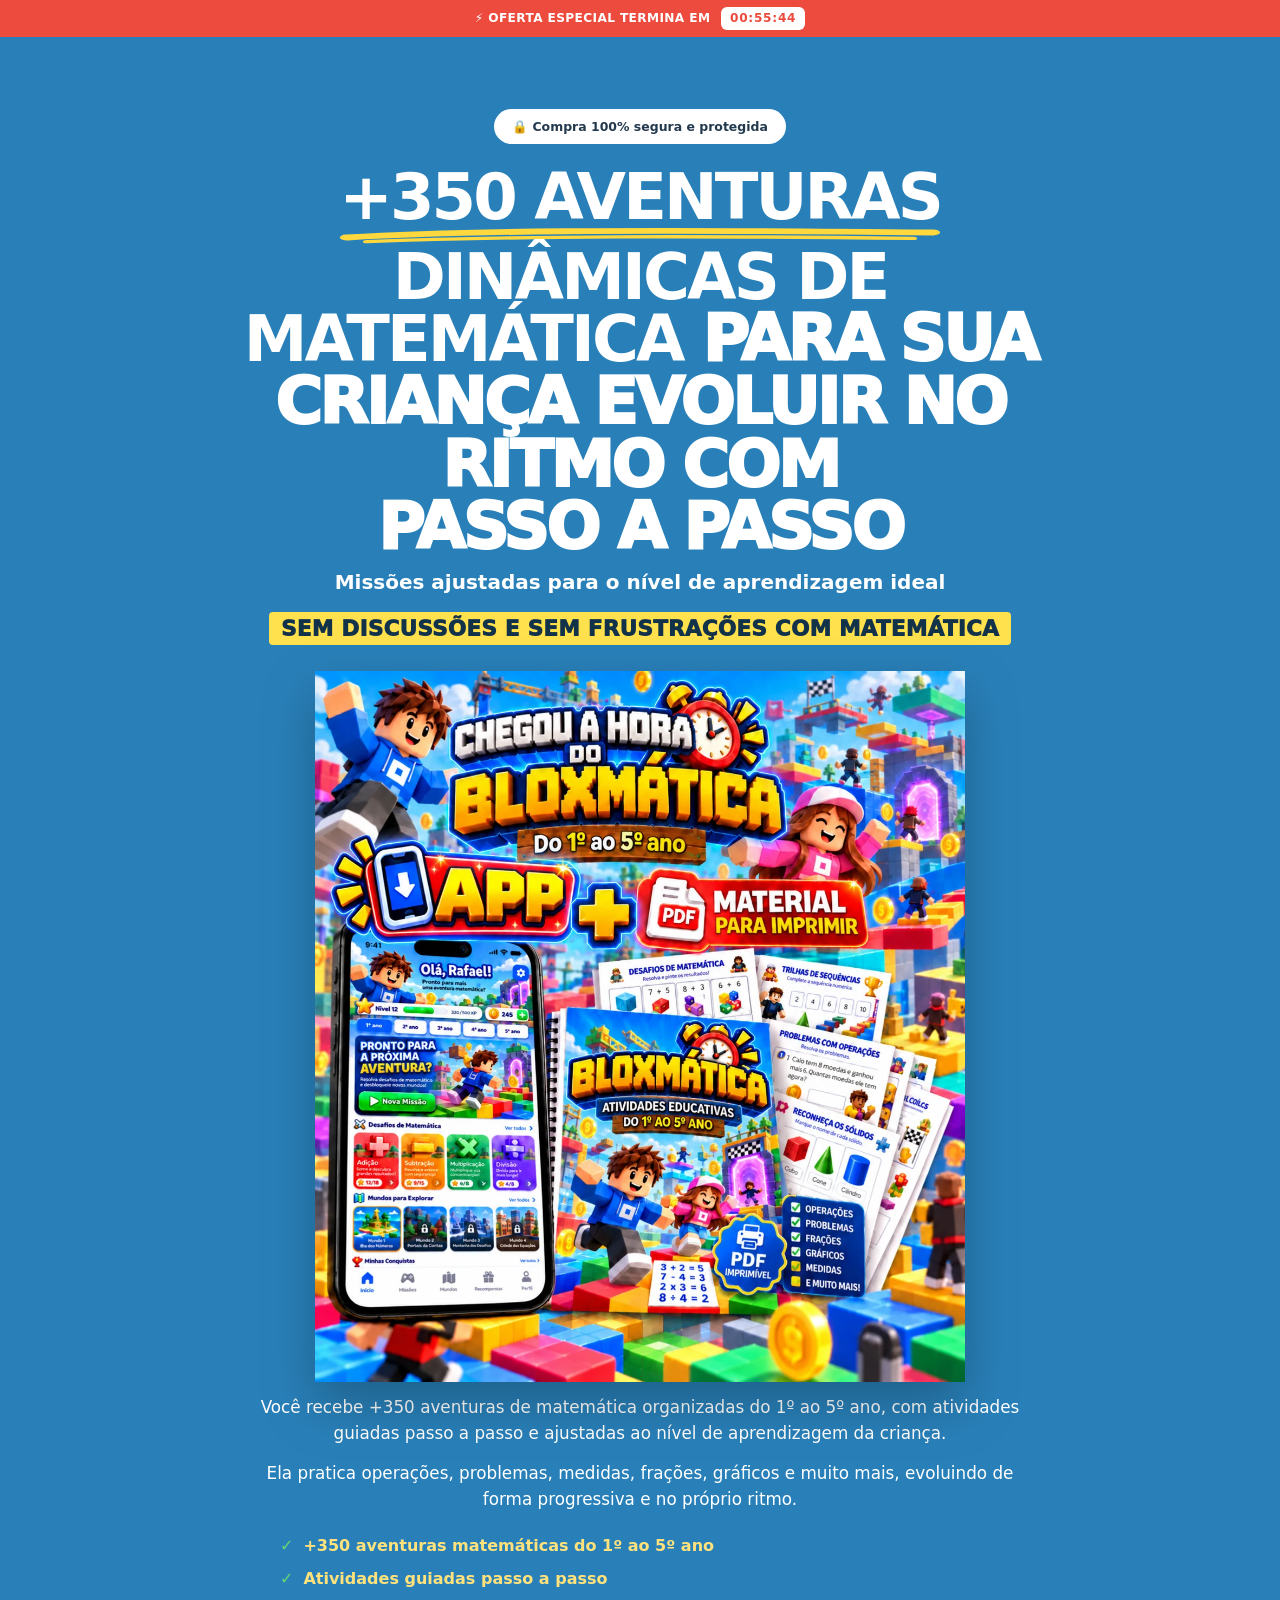
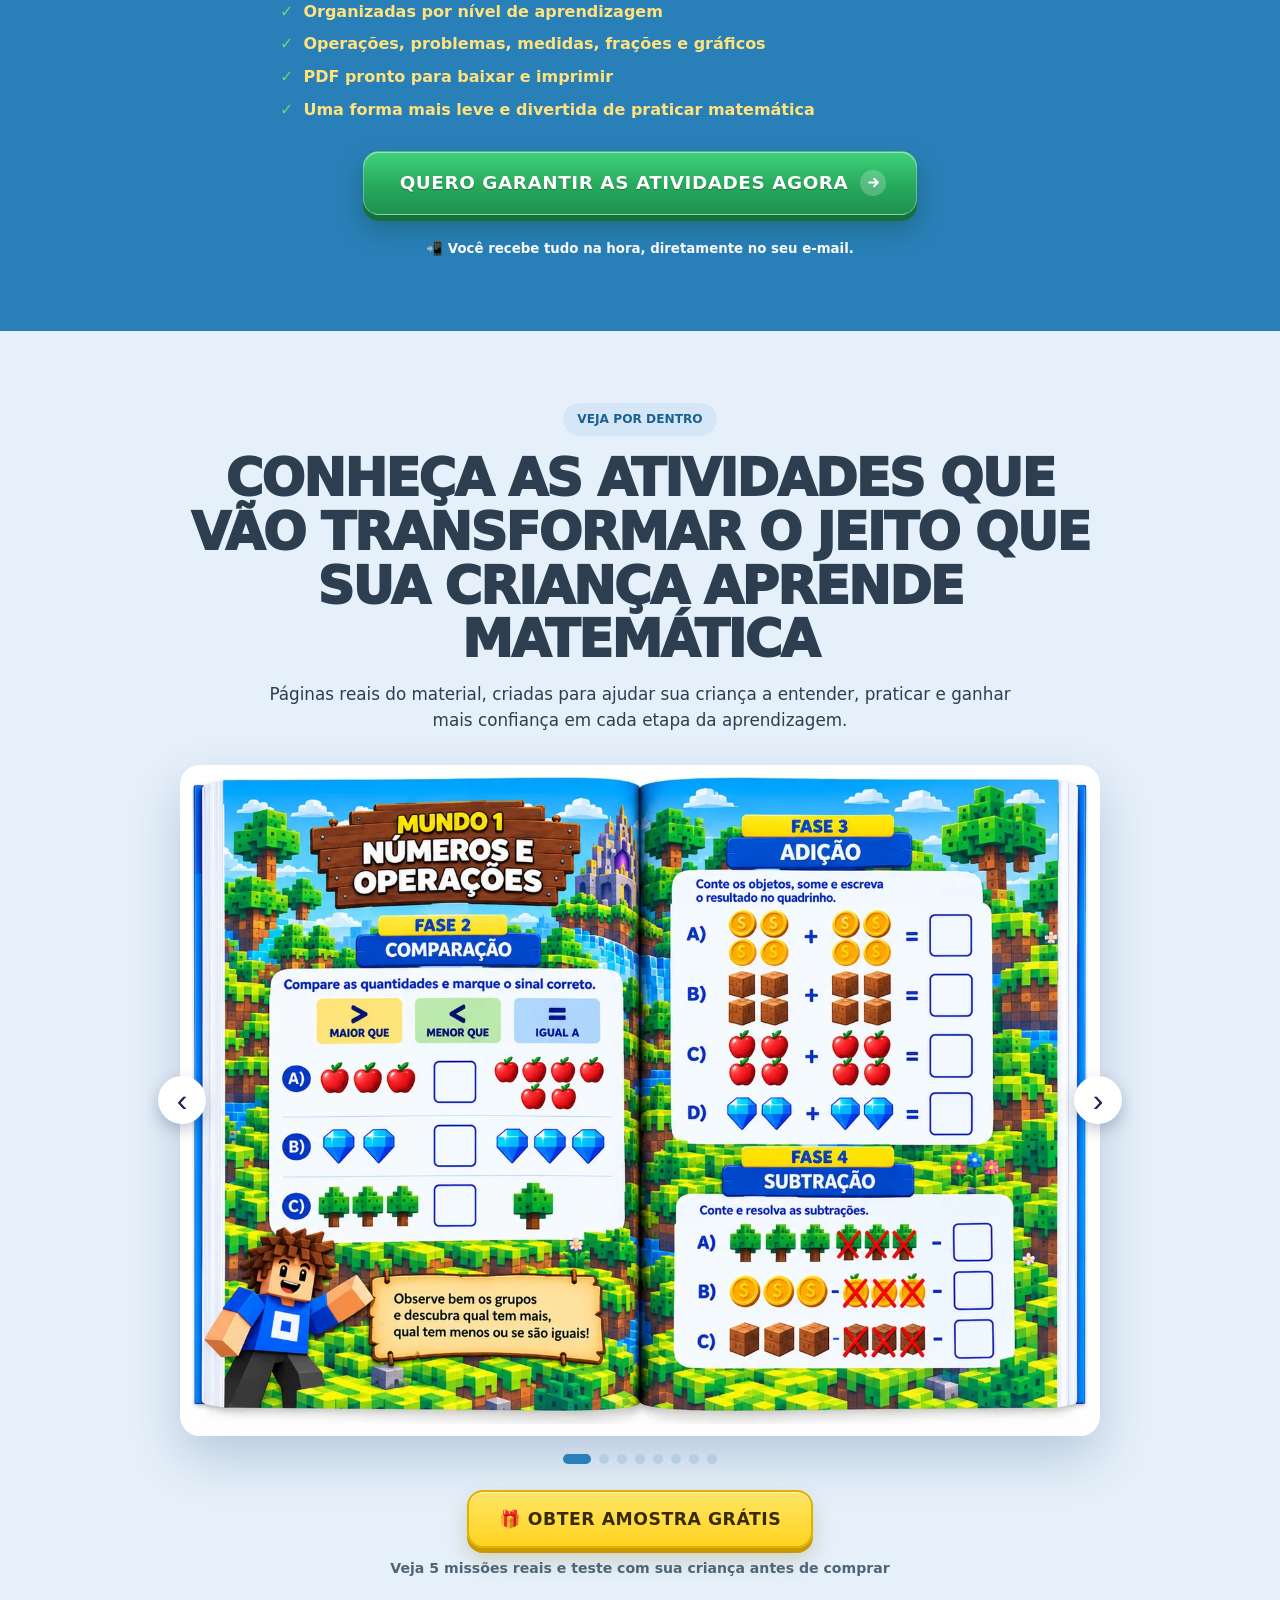
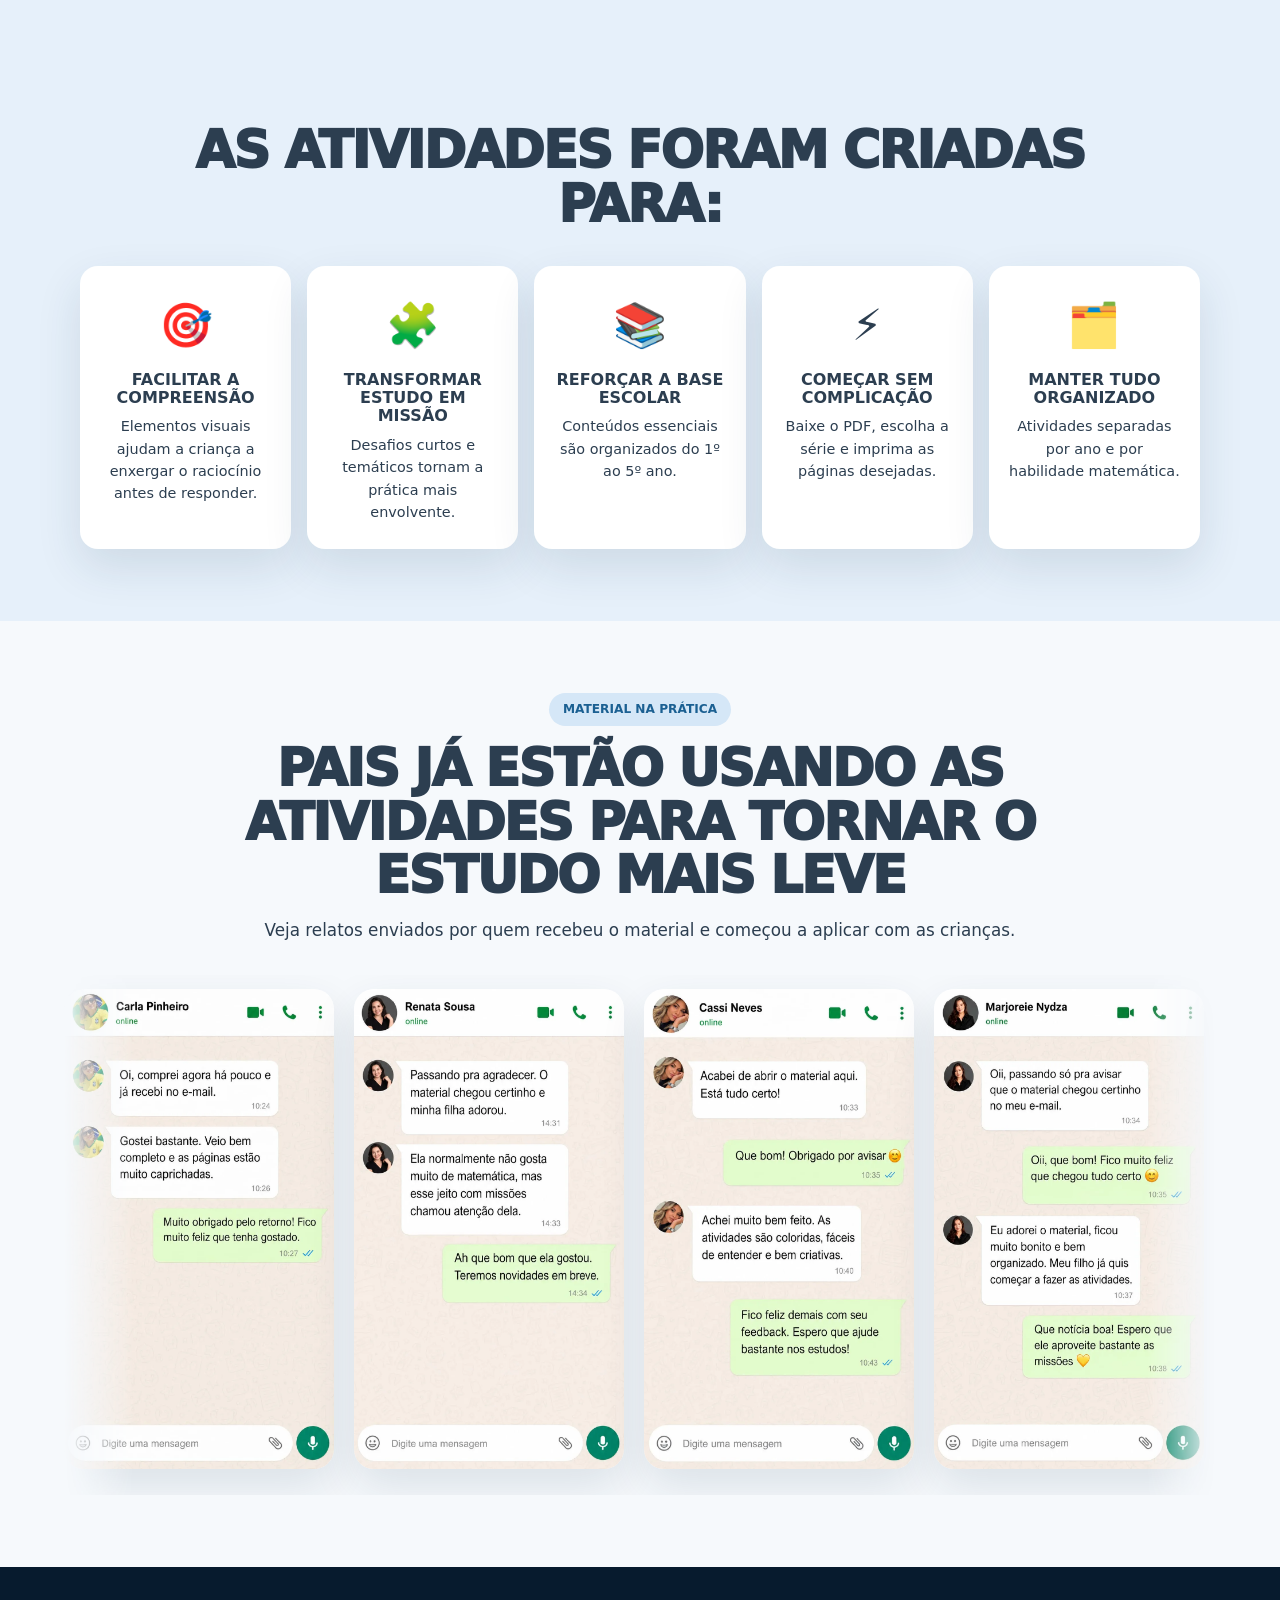
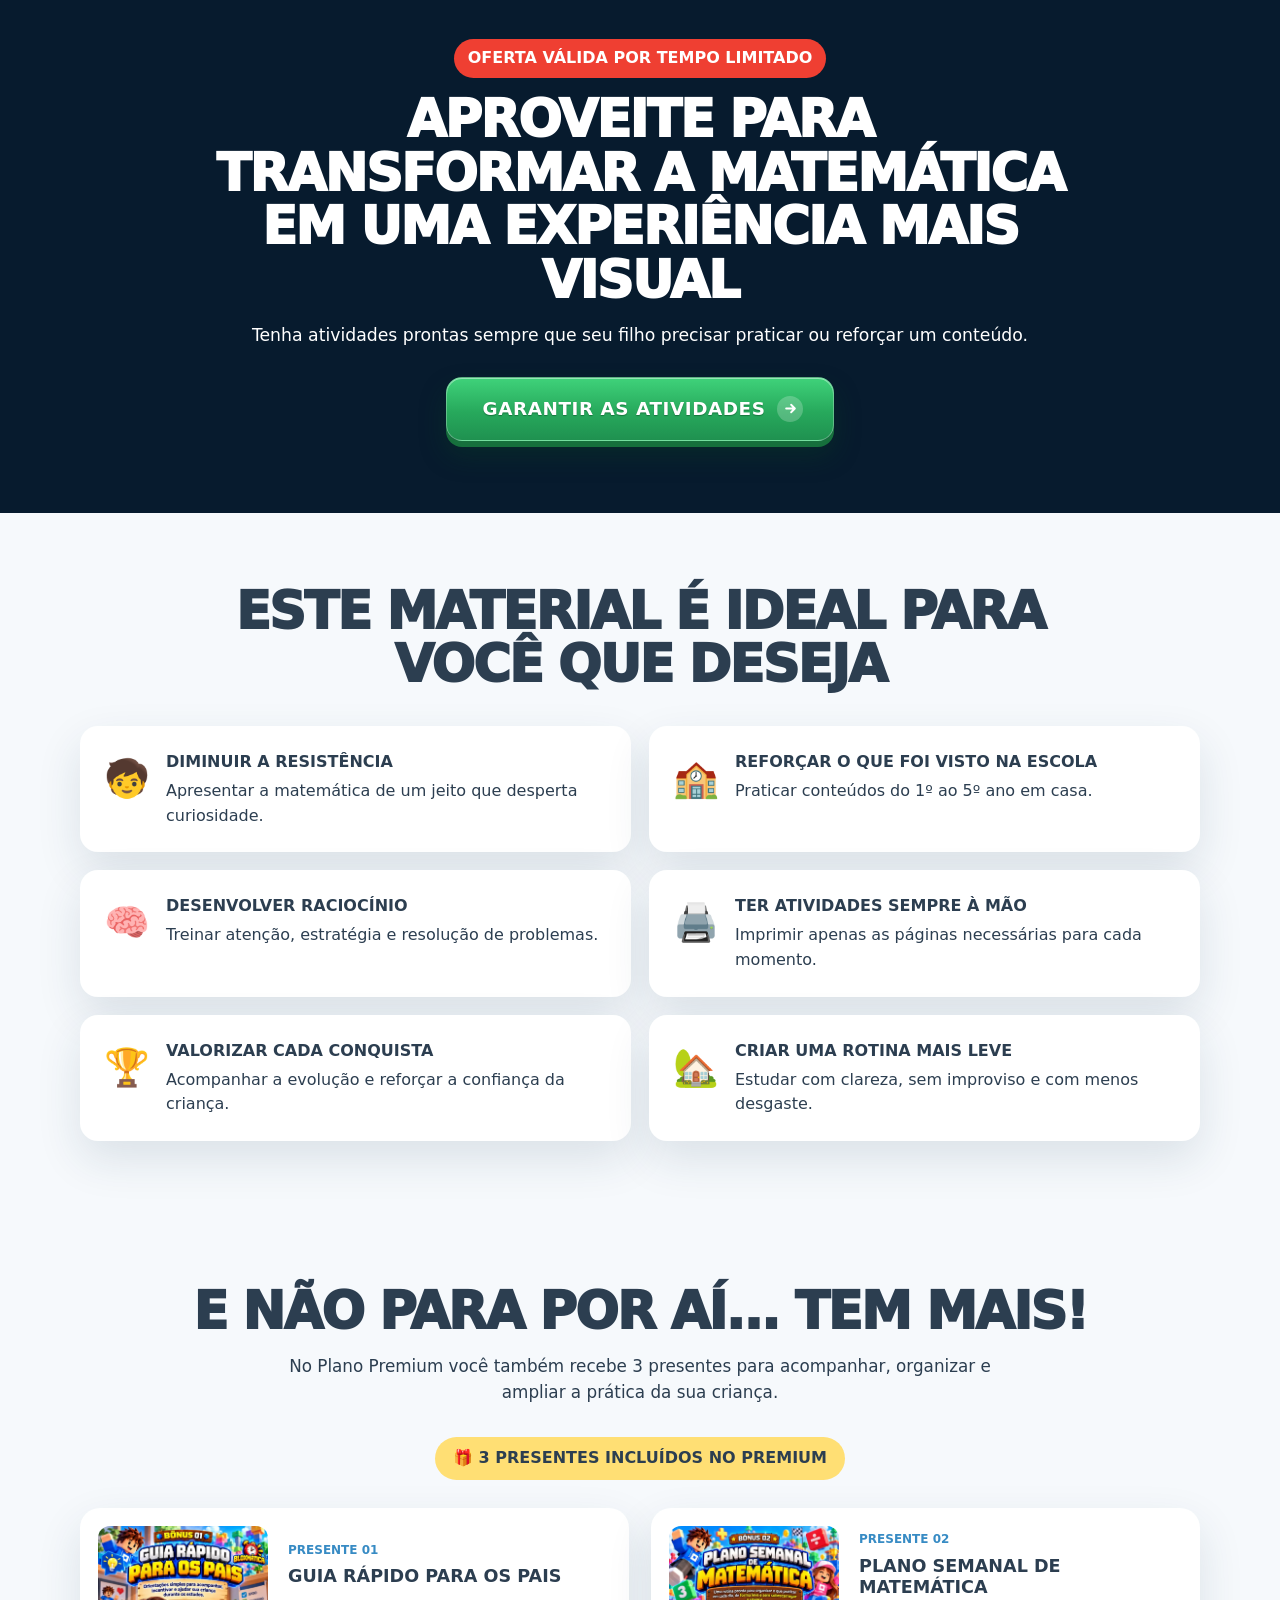
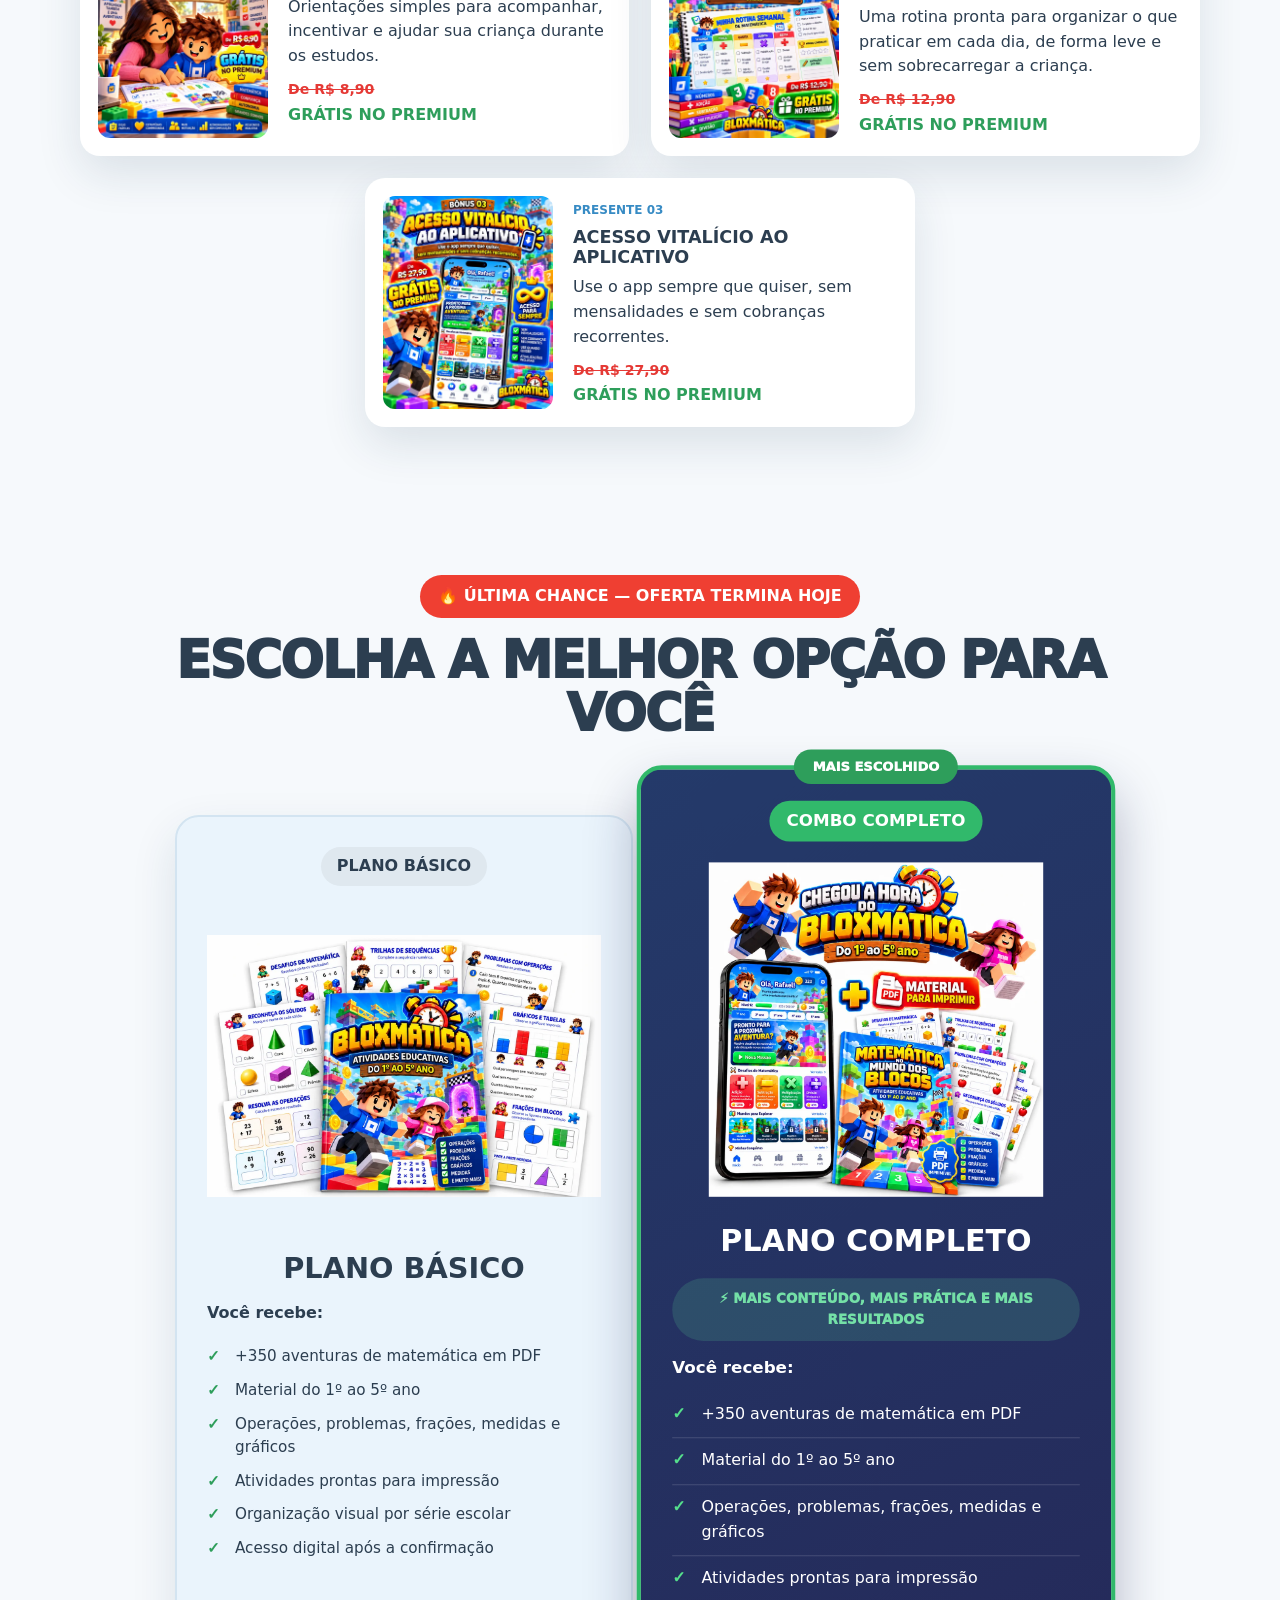
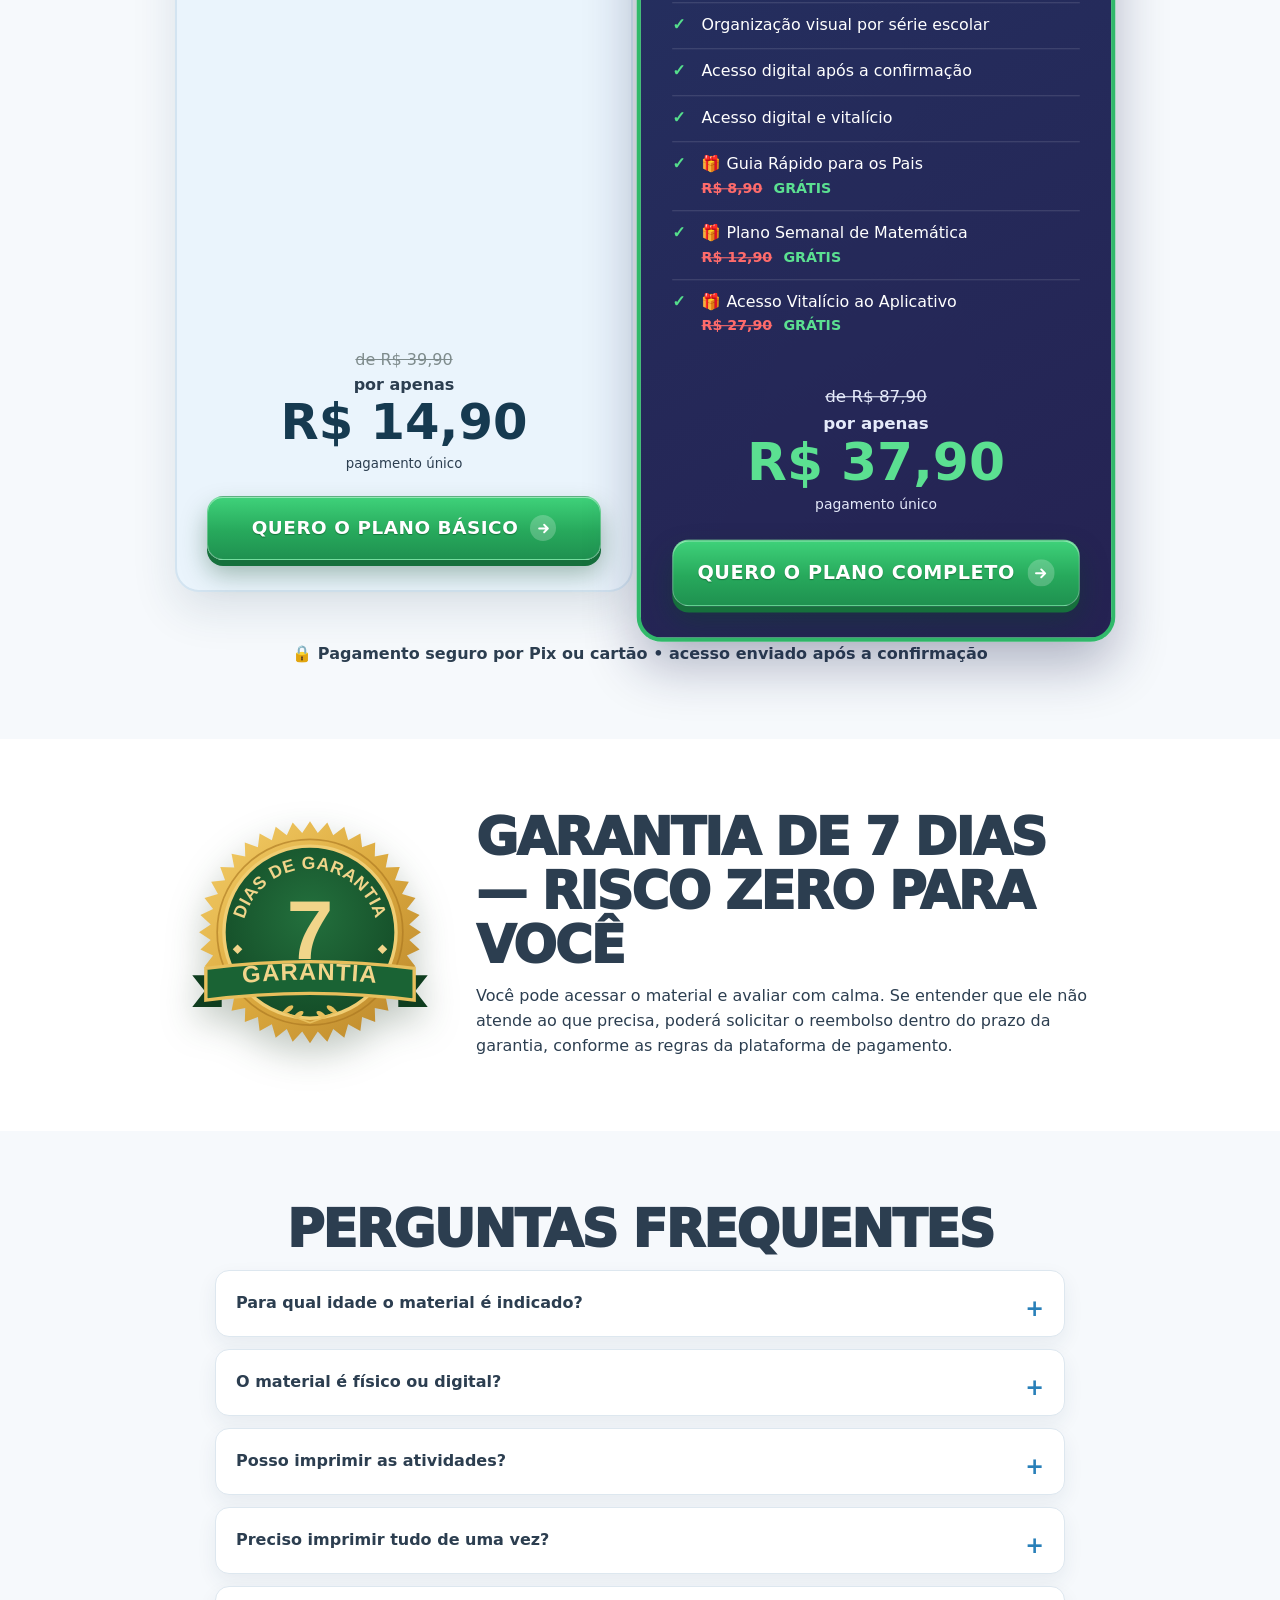
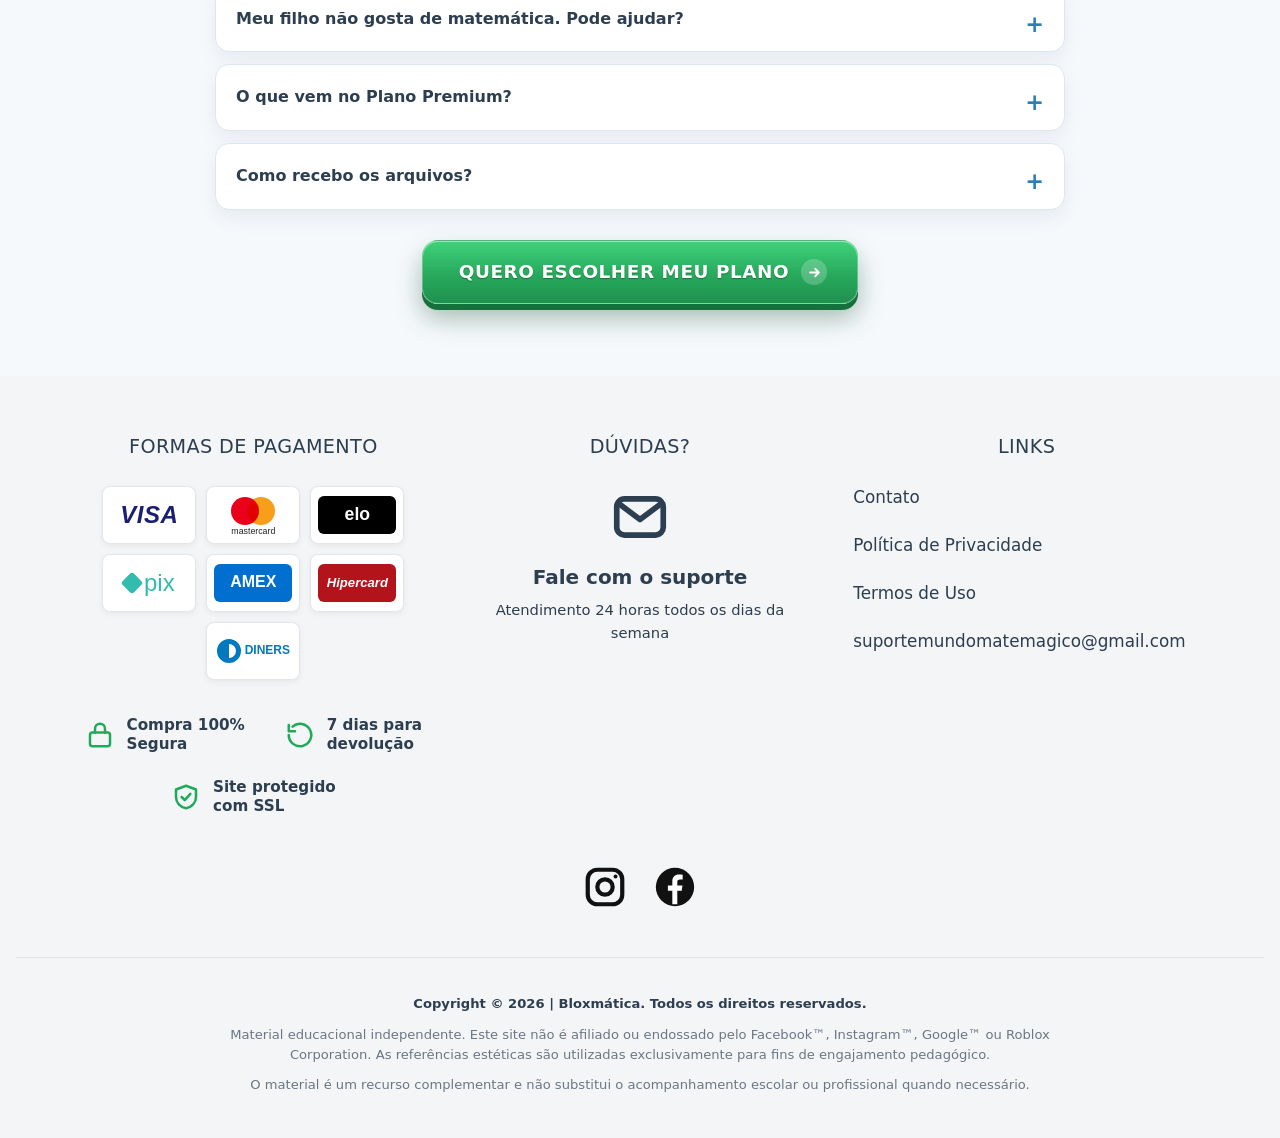
<file: index.html>
<!DOCTYPE html>
<html lang="pt-BR">
<head>
  <meta charset="UTF-8">
  <meta name="viewport" content="width=device-width, initial-scale=1">
  <title>+350 Aventuras Dinâmicas de Matemática</title>
  <meta name="description" content="Atividades de matemática do 1º ao 5º ano organizadas em uma experiência visual, divertida e pronta para imprimir.">

  <!-- Ícone do site (aparece na aba do navegador e ao lado do nome no Google) -->
  <link rel="icon" type="image/png" sizes="48x48" href="/img/icones/favicon-48.png">
  <link rel="icon" type="image/png" sizes="96x96" href="/img/icones/favicon-96.png">
  <link rel="icon" type="image/png" sizes="192x192" href="/img/icones/favicon-192.png">
  <link rel="apple-touch-icon" sizes="180x180" href="/img/icones/favicon-180.png">
  <link rel="canonical" href="https://bloxmatica.vercel.app/">
  <meta property="og:site_name" content="Mundo Matemágico">
  <meta property="og:title" content="+350 Aventuras Dinâmicas de Matemática">
  <meta property="og:description" content="Atividades de matemática do 1º ao 5º ano organizadas em uma experiência visual, divertida e pronta para imprimir.">
  <meta property="og:type" content="website">
  <meta property="og:url" content="https://bloxmatica.vercel.app/">
  <meta property="og:image" content="https://bloxmatica.vercel.app/img/capa-front.webp">
  <!-- Nome e logo do site para o Google -->
  <script type="application/ld+json">
  {
    "@context": "https://schema.org",
    "@graph": [
      { "@type": "WebSite", "name": "Mundo Matemágico", "url": "https://bloxmatica.vercel.app/" },
      { "@type": "Organization", "name": "Mundo Matemágico", "url": "https://bloxmatica.vercel.app/",
        "logo": "https://bloxmatica.vercel.app/img/icones/emblema-512.png" }
    ]
  }
  </script>
  <meta name="theme-color" content="#2980b9">
  <link rel="preload" as="image" href="img/capa-front.webp" fetchpriority="high">
  <link rel="stylesheet" href="css/style.css">
</head>
<body>

  <!-- ===================== BARRA DE OFERTA ===================== -->
  <div class="offer-bar">⚡ OFERTA ESPECIAL TERMINA EM <span class="countdown" data-countdown>--:--:--</span></div>

  <main>

    <!-- ===================== 1. HERO ===================== -->
    <section class="hero model-section">
      <div class="wrap hero-inner">
        <span class="security-pill">🔒 Compra 100% segura e protegida</span>
        <h1><strong><span class="scribble">+350 AVENTURAS</span> DINÂMICAS DE MATEMÁTICA</strong> PARA SUA CRIANÇA EVOLUIR NO RITMO COM PASSO&nbsp;A&nbsp;PASSO</h1>
        <p class="hero-kicker">Missões ajustadas para o nível de aprendizagem ideal</p>
        <p class="hero-highlight"><mark>SEM DISCUSSÕES E SEM FRUSTRAÇÕES COM MATEMÁTICA</mark></p>
        <img class="hero-mockup" src="img/capa-front.webp" alt="Bloxmática: app + material para imprimir, do 1º ao 5º ano" width="1200" height="1313" fetchpriority="high">
        <p class="hero-copy">Você recebe +350 aventuras de matemática organizadas do 1º ao 5º ano, com atividades guiadas passo a passo e ajustadas ao nível de aprendizagem da criança.</p>
        <p class="hero-copy">Ela pratica operações, problemas, medidas, frações, gráficos e muito mais, evoluindo de forma progressiva e no próprio ritmo.</p>
        <ul class="hero-checks">
          <li>+350 aventuras matemáticas do 1º ao 5º ano</li>
          <li>Atividades guiadas passo a passo</li>
          <li>Organizadas por nível de aprendizagem</li>
          <li>Operações, problemas, medidas, frações e gráficos</li>
          <li>PDF pronto para baixar e imprimir</li>
          <li>Uma forma mais leve e divertida de praticar matemática</li>
        </ul>
        <a class="cta" href="#planos">QUERO GARANTIR AS ATIVIDADES AGORA</a>
        <small class="delivery">📲 Você recebe tudo na hora, diretamente no seu e-mail.</small>
      </div>
    </section>

    <!-- ===================== 2. AMOSTRAS DO MATERIAL ===================== -->
    <section class="model-section preview-section">
      <div class="wrap">
        <span class="eyebrow">VEJA POR DENTRO</span>
        <h2>CONHEÇA AS ATIVIDADES QUE VÃO TRANSFORMAR O JEITO QUE SUA CRIANÇA APRENDE MATEMÁTICA</h2>
        <p class="lead">Páginas reais do material, criadas para ajudar sua criança a entender, praticar e ganhar mais confiança em cada etapa da aprendizagem.</p>
        <!-- Carrossel do material: passa sozinho; setas, bolinhas e arrastar também funcionam -->
        <div class="carousel" data-carousel aria-roledescription="carrossel" aria-label="Páginas reais do material">
          <div class="carousel-track" data-track>
            <figure class="carousel-slide"><img src="img/carrossel/material-1.webp" alt="Mundo 1 – Números e operações: comparação, adição e subtração" width="1400" height="1010"></figure>
            <figure class="carousel-slide"><img src="img/carrossel/material-2.webp" alt="Fase 2 – Adição: missões com objetos e contas" width="1400" height="1010" loading="lazy"></figure>
            <figure class="carousel-slide"><img src="img/carrossel/material-3.webp" alt="Mundo 1 – Subtração: jornada e desafio da fase" width="1400" height="1010" loading="lazy"></figure>
            <figure class="carousel-slide"><img src="img/carrossel/material-4.webp" alt="Mundo 2 – Multiplicação: tabuadas e missões" width="1400" height="1010" loading="lazy"></figure>
            <figure class="carousel-slide"><img src="img/carrossel/material-5.webp" alt="Mundo 2 – Divisão: repartição igual e desafio extra" width="1400" height="1010" loading="lazy"></figure>
            <figure class="carousel-slide"><img src="img/carrossel/material-6.webp" alt="Mundo 2 – Frações: representando frações" width="1400" height="1010" loading="lazy"></figure>
            <figure class="carousel-slide"><img src="img/carrossel/material-7.webp" alt="Mundo 2 – Formas e geometria: figuras planas" width="1400" height="1010" loading="lazy"></figure>
            <figure class="carousel-slide"><img src="img/carrossel/material-8.webp" alt="Mundos 3 e 4 – Raciocínio lógico e problemas do dia a dia" width="1400" height="1010" loading="lazy"></figure>
          </div>
          <button class="carousel-arrow prev" type="button" data-prev aria-label="Página anterior">‹</button>
          <button class="carousel-arrow next" type="button" data-next aria-label="Próxima página">›</button>
          <div class="carousel-dots" data-dots></div>
        </div>
        <!-- Amostra grátis: abre a página amostra.html (que tem o botão de voltar) -->
        <div class="sample-cta">
          <a class="sample-btn" href="amostra.html">🎁 OBTER AMOSTRA GRÁTIS</a>
          <small>Veja 5 missões reais e teste com sua criança antes de comprar</small>
        </div>
      </div>
    </section>

    <!-- ===================== 3. BENEFÍCIOS ===================== -->
    <section class="model-section benefits-section">
      <div class="wrap">
        <h2>AS ATIVIDADES FORAM CRIADAS PARA:</h2>
        <div class="icon-grid">
          <article><span>🎯</span><h3>FACILITAR A COMPREENSÃO</h3><p>Elementos visuais ajudam a criança a enxergar o raciocínio antes de responder.</p></article>
          <article><span>🧩</span><h3>TRANSFORMAR ESTUDO EM MISSÃO</h3><p>Desafios curtos e temáticos tornam a prática mais envolvente.</p></article>
          <article><span>📚</span><h3>REFORÇAR A BASE ESCOLAR</h3><p>Conteúdos essenciais são organizados do 1º ao 5º ano.</p></article>
          <article><span>⚡</span><h3>COMEÇAR SEM COMPLICAÇÃO</h3><p>Baixe o PDF, escolha a série e imprima as páginas desejadas.</p></article>
          <article><span>🗂️</span><h3>MANTER TUDO ORGANIZADO</h3><p>Atividades separadas por ano e por habilidade matemática.</p></article>
        </div>
      </div>
    </section>

    <!-- ===================== 4. PROVA SOCIAL ===================== -->
    <section class="model-section proof-section">
      <div class="wrap">
        <span class="eyebrow">MATERIAL NA PRÁTICA</span>
        <h2>PAIS JÁ ESTÃO USANDO AS ATIVIDADES PARA TORNAR O ESTUDO MAIS LEVE</h2>
        <p class="lead">Veja relatos enviados por quem recebeu o material e começou a aplicar com as crianças.</p>
        <!-- Depoimentos passando sozinhos (loop contínuo). Para trocar, substitua as imagens abaixo -->
        <div class="proof-marquee" data-marquee aria-label="Relatos de clientes">
          <div class="proof-track" data-marquee-track>
            <img src="img/prova-social-1.webp" alt="Relato de cliente 1" width="341" height="606" loading="lazy">
            <img src="img/prova-social-2.webp" alt="Relato de cliente 2" width="341" height="606" loading="lazy">
            <img src="img/prova-social-3.webp" alt="Relato de cliente 3" width="341" height="606" loading="lazy">
            <img src="img/prova-social-4.webp" alt="Relato de cliente 4" width="341" height="606" loading="lazy">
            <img src="img/prova-social-5.webp" alt="Relato de cliente 5" width="341" height="606" loading="lazy">
            <img src="img/prova-social-6.webp" alt="Relato de cliente 6" width="341" height="606" loading="lazy">
          </div>
        </div>
      </div>
    </section>

    <!-- ===================== 5. URGÊNCIA ===================== -->
    <section class="model-section urgency-section">
      <div class="wrap narrow">
        <span class="urgency-label">OFERTA VÁLIDA POR TEMPO LIMITADO</span>
        <h2>APROVEITE PARA TRANSFORMAR A MATEMÁTICA EM UMA EXPERIÊNCIA MAIS VISUAL</h2>
        <p>Tenha atividades prontas sempre que seu filho precisar praticar ou reforçar um conteúdo.</p>
        <a class="cta" href="#planos">GARANTIR AS ATIVIDADES</a>
      </div>
    </section>

    <!-- ===================== 6. PÚBLICO / DESEJOS ===================== -->
    <section class="model-section audience-section">
      <div class="wrap">
        <h2>ESTE MATERIAL É IDEAL PARA VOCÊ QUE DESEJA</h2>
        <div class="desire-grid">
          <article><span>🧒</span><div><h3>DIMINUIR A RESISTÊNCIA</h3><p>Apresentar a matemática de um jeito que desperta curiosidade.</p></div></article>
          <article><span>🏫</span><div><h3>REFORÇAR O QUE FOI VISTO NA ESCOLA</h3><p>Praticar conteúdos do 1º ao 5º ano em casa.</p></div></article>
          <article><span>🧠</span><div><h3>DESENVOLVER RACIOCÍNIO</h3><p>Treinar atenção, estratégia e resolução de problemas.</p></div></article>
          <article><span>🖨️</span><div><h3>TER ATIVIDADES SEMPRE À MÃO</h3><p>Imprimir apenas as páginas necessárias para cada momento.</p></div></article>
          <article><span>🏆</span><div><h3>VALORIZAR CADA CONQUISTA</h3><p>Acompanhar a evolução e reforçar a confiança da criança.</p></div></article>
          <article><span>🏡</span><div><h3>CRIAR UMA ROTINA MAIS LEVE</h3><p>Estudar com clareza, sem improviso e com menos desgaste.</p></div></article>
        </div>
      </div>
    </section>

    <!-- ===================== 8. EXTRAS E BÔNUS ===================== -->
    <section class="model-section extras-section">
      <div class="wrap">
        <h2>E NÃO PARA POR AÍ... TEM MAIS!</h2>
        <p class="lead">No Plano Premium você também recebe 3 presentes para acompanhar, organizar e ampliar a prática da sua criança.</p>
        <span class="gift-pill">🎁 3 PRESENTES INCLUÍDOS NO PREMIUM</span>
        <div class="extras-grid">
          <article><img src="img/presente-1-guia-pais.webp" alt="Guia Rápido para os Pais" width="700" height="875" loading="lazy"><div><b>PRESENTE 01</b><h3>GUIA RÁPIDO PARA OS PAIS</h3><p>Orientações simples para acompanhar, incentivar e ajudar sua criança durante os estudos.</p><del>De R$ 8,90</del><strong>GRÁTIS NO PREMIUM</strong></div></article>
          <article><img src="img/presente-2-plano-semanal.webp" alt="Plano Semanal de Matemática" width="700" height="875" loading="lazy"><div><b>PRESENTE 02</b><h3>PLANO SEMANAL DE MATEMÁTICA</h3><p>Uma rotina pronta para organizar o que praticar em cada dia, de forma leve e sem sobrecarregar a criança.</p><del>De R$ 12,90</del><strong>GRÁTIS NO PREMIUM</strong></div></article>
          <article><img src="img/presente-3-acesso-app.webp" alt="Acesso Vitalício ao Aplicativo" width="700" height="875" loading="lazy"><div><b>PRESENTE 03</b><h3>ACESSO VITALÍCIO AO APLICATIVO</h3><p>Use o app sempre que quiser, sem mensalidades e sem cobranças recorrentes.</p><del>De R$ 27,90</del><strong>GRÁTIS NO PREMIUM</strong></div></article>
        </div>
      </div>
    </section>

    <!-- ===================== 9. PLANOS ===================== -->
    <section class="model-section plans-section" id="planos">
      <div class="wrap">
        <span class="last-call">🔥 ÚLTIMA CHANCE — OFERTA TERMINA HOJE</span>
        <h2>ESCOLHA A MELHOR OPÇÃO PARA VOCÊ</h2>
        <div class="plans-grid">

          <!-- Plano básico -->
          <article class="plan-card">
            <span class="plan-label">PLANO BÁSICO</span>
            <img src="img/capa-plano-basico.webp" alt="Plano Básico Bloxmática: atividades do 1º ao 5º ano em PDF" width="1200" height="800" loading="lazy">
            <h3>PLANO BÁSICO</h3>
            <p class="receive-title">Você recebe:</p>
            <ul class="check-list compact">
              <li>+350 aventuras de matemática em PDF</li>
              <li>Material do 1º ao 5º ano</li>
              <li>Operações, problemas, frações, medidas e gráficos</li>
              <li>Atividades prontas para impressão</li>
              <li>Organização visual por série escolar</li>
              <li>Acesso digital após a confirmação</li>
            </ul>
            <div class="price"><del>de R$ 39,90</del><span>por apenas</span><strong>R$ 14,90</strong><small>pagamento único</small></div>
            <a href="checkout.html?plano=basico" class="cta checkout-btn">QUERO O PLANO BÁSICO</a>
          </article>

          <!-- Plano completo (destaque) -->
          <article class="plan-card featured">
            <span class="popular">MAIS ESCOLHIDO</span>
            <span class="plan-label">COMBO COMPLETO</span>
            <img src="img/capa-plano-premium.webp" alt="Plano Completo Bloxmática: app + material para imprimir" width="1100" height="1100" loading="lazy">
            <h3>PLANO COMPLETO</h3>
            <div class="complete-advantage">⚡ MAIS CONTEÚDO, MAIS PRÁTICA E MAIS RESULTADOS</div>
            <p class="receive-title">Você recebe:</p>
            <ul class="check-list compact">
              <li>+350 aventuras de matemática em PDF</li>
              <li>Material do 1º ao 5º ano</li>
              <li>Operações, problemas, frações, medidas e gráficos</li>
              <li>Atividades prontas para impressão</li>
              <li>Organização visual por série escolar</li>
              <li>Acesso digital após a confirmação</li>
              <li>Acesso digital e vitalício</li>
              <li class="gift-item">🎁 Guia Rápido para os Pais <span><del>R$ 8,90</del> GRÁTIS</span></li>
              <li class="gift-item">🎁 Plano Semanal de Matemática <span><del>R$ 12,90</del> GRÁTIS</span></li>
              <li class="gift-item">🎁 Acesso Vitalício ao Aplicativo <span><del>R$ 27,90</del> GRÁTIS</span></li>
            </ul>
            <div class="price"><del>de R$ 87,90</del><span>por apenas</span><strong>R$ 37,90</strong><small>pagamento único</small></div>
            <a href="checkout.html?plano=premium" class="cta checkout-btn">QUERO O PLANO COMPLETO</a>
          </article>

        </div>
        <div class="payment-note">🔒 Pagamento seguro por Pix ou cartão • acesso enviado após a confirmação</div>
      </div>
    </section>

    <!-- ===================== 10. GARANTIA ===================== -->
    <section class="model-section guarantee-section">
      <div class="wrap guarantee-layout">
        <!-- Selo de garantia (SVG): altere o "7" e os textos direto aqui -->
        <svg class="guarantee-seal" viewBox="-6 0 212 204" role="img" aria-label="Selo de 7 dias de garantia">
          <defs>
            <linearGradient id="sealGold" x1="0" y1="0" x2="1" y2="1">
              <stop offset="0" stop-color="#f5cf6a"/><stop offset=".5" stop-color="#dcaa3f"/><stop offset="1" stop-color="#b8842a"/>
            </linearGradient>
            <radialGradient id="sealGreen" cx=".5" cy=".4" r=".65">
              <stop offset="0" stop-color="#23703d"/><stop offset="1" stop-color="#134a26"/>
            </radialGradient>
            <path id="sealArc" d="M40,104 A60,60 0 0 1 160,104"/>
            <path id="sealRibbonText" d="M22,147 Q100,137 178,147"/>
          </defs>

          <!-- Borda serrilhada dourada -->
          <polygon fill="url(#sealGold)" points="100.0,2.0 106.9,12.3 115.3,3.2 120.5,14.4 130.3,6.8 133.7,18.7 144.5,12.7 146.0,25.0 157.6,20.7 157.2,33.1 169.3,30.7 166.9,42.8 179.3,42.4 175.0,54.0 187.3,55.5 181.3,66.3 193.2,69.7 185.6,79.5 196.8,84.7 187.7,93.1 198.0,100.0 187.7,106.9 196.8,115.3 185.6,120.5 193.2,130.3 181.3,133.7 187.3,144.5 175.0,146.0 179.3,157.6 166.9,157.2 169.3,169.3 157.2,166.9 157.6,179.3 146.0,175.0 144.5,187.3 133.7,181.3 130.3,193.2 120.5,185.6 115.3,196.8 106.9,187.7 100.0,198.0 93.1,187.7 84.7,196.8 79.5,185.6 69.7,193.2 66.3,181.3 55.5,187.3 54.0,175.0 42.4,179.3 42.8,166.9 30.7,169.3 33.1,157.2 20.7,157.6 25.0,146.0 12.7,144.5 18.7,133.7 6.8,130.3 14.4,120.5 3.2,115.3 12.3,106.9 2.0,100.0 12.3,93.1 3.2,84.7 14.4,79.5 6.8,69.7 18.7,66.3 12.7,55.5 25.0,54.0 20.7,42.4 33.1,42.8 30.7,30.7 42.8,33.1 42.4,20.7 54.0,25.0 55.5,12.7 66.3,18.7 69.7,6.8 79.5,14.4 84.7,3.2 93.1,12.3"/>
          <circle cx="100" cy="100" r="82" fill="none" stroke="#a8761f" stroke-width="1.5" opacity=".6"/>

          <!-- Centro verde -->
          <circle cx="100" cy="100" r="76" fill="url(#sealGreen)" stroke="#f0cd72" stroke-width="3"/>

          <!-- Texto curvo -->
          <text class="seal-arc-text"><textPath href="#sealArc" startOffset="50%" text-anchor="middle">DIAS DE GARANTIA</textPath></text>
          <rect x="33" y="112" width="6" height="6" fill="#f1d58a" transform="rotate(45 36 115)"/>
          <rect x="161" y="112" width="6" height="6" fill="#f1d58a" transform="rotate(45 164 115)"/>

          <!-- Número -->
          <text class="seal-number" x="100" y="124" text-anchor="middle">7</text>

          <!-- Faixa -->
          <polygon points="-4,138 22,138 22,166 -4,166 7,152" fill="#0f3d1f"/>
          <polygon points="204,138 178,138 178,166 204,166 193,152" fill="#0f3d1f"/>
          <path d="M8,132 Q100,120 192,132 L192,160 Q100,148 8,160 Z" fill="#1a6334" stroke="#e7bf5c" stroke-width="3"/>
          <text class="seal-ribbon-text"><textPath href="#sealRibbonText" startOffset="50%" text-anchor="middle">GARANTIA</textPath></text>

          <!-- Ramos -->
          <g fill="#e7bf5c">
            <path d="M100,180 Q88,176 76,170" fill="none" stroke="#e7bf5c" stroke-width="1.5"/>
            <path d="M100,180 Q112,176 124,170" fill="none" stroke="#e7bf5c" stroke-width="1.5"/>
            <ellipse cx="90" cy="173" rx="5" ry="2.2" transform="rotate(-35 90 173)"/>
            <ellipse cx="81" cy="168" rx="5" ry="2.2" transform="rotate(-35 81 168)"/>
            <ellipse cx="110" cy="173" rx="5" ry="2.2" transform="rotate(35 110 173)"/>
            <ellipse cx="119" cy="168" rx="5" ry="2.2" transform="rotate(35 119 168)"/>
          </g>
        </svg>
        <div>
          <h2>GARANTIA DE 7 DIAS — RISCO ZERO PARA VOCÊ</h2>
          <p>Você pode acessar o material e avaliar com calma. Se entender que ele não atende ao que precisa, poderá solicitar o reembolso dentro do prazo da garantia, conforme as regras da plataforma de pagamento.</p>
        </div>
      </div>
    </section>

    <!-- ===================== 11. FAQ ===================== -->
    <section class="model-section faq-section">
      <div class="wrap narrow">
        <h2>PERGUNTAS FREQUENTES</h2>
        <details><summary>Para qual idade o material é indicado?</summary><p>Para crianças que estudam do 1º ao 5º ano do Ensino Fundamental, respeitando o ritmo e o conteúdo de cada etapa.</p></details>
        <details><summary>O material é físico ou digital?</summary><p>É 100% digital, entregue em PDF. Nenhum produto físico será enviado pelos Correios.</p></details>
        <details><summary>Posso imprimir as atividades?</summary><p>Sim. Você pode imprimir as páginas para uso pessoal da criança.</p></details>
        <details><summary>Preciso imprimir tudo de uma vez?</summary><p>Não. Você pode escolher a série e imprimir apenas as atividades que deseja aplicar.</p></details>
        <details><summary>Meu filho não gosta de matemática. Pode ajudar?</summary><p>A proposta visual e gamificada foi criada para tornar a prática mais interessante. O resultado depende do ritmo, da rotina e das necessidades individuais da criança.</p></details>
        <details><summary>O que vem no Plano Premium?</summary><p>Além das +350 aventuras de matemática, o Premium inclui 3 presentes: Guia Rápido para os Pais, Plano Semanal de Matemática e Acesso Vitalício ao Aplicativo.</p></details>
        <details><summary>Como recebo os arquivos?</summary><p>Após a confirmação do pagamento, os dados de acesso são enviados para o e-mail informado na compra.</p></details>
        <a class="cta" href="#planos">QUERO ESCOLHER MEU PLANO</a>
      </div>
    </section>

  </main>

  <!-- ===================== RODAPÉ ===================== -->
  <footer class="site-footer">
    <div class="wrap footer-cols">

      <!-- Formas de pagamento + selos de confiança -->
      <div class="footer-col">
        <h4>FORMAS DE PAGAMENTO</h4>
        <div class="pay-badges" aria-label="Formas de pagamento aceitas">
          <span class="pay pay-visa">VISA</span>
          <span class="pay pay-master" aria-label="Mastercard"><i></i><i></i><small>mastercard</small></span>
          <span class="pay pay-elo"><b>elo</b></span>
          <span class="pay pay-pix" aria-label="Pix"><i></i>pix</span>
          <span class="pay pay-amex"><b>AMEX</b></span>
          <span class="pay pay-hiper"><b>Hipercard</b></span>
          <span class="pay pay-diners" aria-label="Diners Club"><i></i>DINERS</span>
        </div>
        <div class="trust-list">
          <div class="trust-item">
            <svg viewBox="0 0 24 24" aria-hidden="true"><rect x="4" y="10" width="16" height="11" rx="2"/><path d="M8 10V7a4 4 0 0 1 8 0v3"/></svg>
            <span>Compra 100%<br>Segura</span>
          </div>
          <div class="trust-item">
            <svg viewBox="0 0 24 24" aria-hidden="true"><path d="M3 12a9 9 0 1 0 3-6.7"/><path d="M3 4v5h5"/></svg>
            <span>7 dias para<br>devolução</span>
          </div>
          <div class="trust-item">
            <svg viewBox="0 0 24 24" aria-hidden="true"><path d="M12 3l8 3v6c0 4.5-3.4 8.3-8 9-4.6-.7-8-4.5-8-9V6z"/><path d="M8.5 12l2.5 2.5 4.5-5"/></svg>
            <span>Site protegido<br>com SSL</span>
          </div>
        </div>
      </div>

      <!-- Dúvidas -->
      <div class="footer-col footer-help">
        <h4>DÚVIDAS?</h4>
        <!-- Troque o e-mail de suporte aqui (e também na coluna LINKS) -->
        <a class="help-box" href="mailto:suportemundomatemagico@gmail.com">
          <svg viewBox="0 0 24 24" aria-hidden="true"><rect x="3" y="5" width="18" height="14" rx="3"/><path d="M4 7l8 6 8-6"/></svg>
          <strong>Fale com o suporte</strong>
          <span>Atendimento 24 horas todos os dias da semana</span>
        </a>
      </div>

      <!-- Links -->
      <div class="footer-col footer-links">
        <h4>LINKS</h4>
        <!-- Troque o "#" pelos links das páginas de Política e Termos quando existirem -->
        <a href="mailto:suportemundomatemagico@gmail.com">Contato</a>
        <a href="#">Política de Privacidade</a>
        <a href="#">Termos de Uso</a>
        <a href="mailto:suportemundomatemagico@gmail.com">suportemundomatemagico@gmail.com</a>
      </div>
    </div>

    <!-- Redes sociais: troque o "#" pelos links do seu Instagram e Facebook -->
    <div class="footer-social">
      <a href="#" target="_blank" rel="noopener" aria-label="Instagram">
        <svg viewBox="0 0 24 24" aria-hidden="true"><rect x="3" y="3" width="18" height="18" rx="5"/><circle cx="12" cy="12" r="4"/><circle cx="17.5" cy="6.5" r="1" fill="currentColor" stroke="none"/></svg>
      </a>
      <a href="#" target="_blank" rel="noopener" aria-label="Facebook" class="fb">
        <svg viewBox="0 0 24 24" aria-hidden="true"><circle cx="12" cy="12" r="10" fill="currentColor" stroke="none"/><path d="M13.2 21v-7h2.3l.4-2.8h-2.7V9.5c0-.8.3-1.4 1.4-1.4h1.4V5.6c-.3 0-1.1-.1-2-.1-2 0-3.4 1.2-3.4 3.5v2.2H8.3V14h2.3v7" fill="#fff" stroke="none"/></svg>
      </a>
    </div>

    <div class="footer-legal">
      <div class="wrap">
        <p><strong>Copyright © 2026 | Bloxmática. Todos os direitos reservados.</strong></p>
        <p>Material educacional independente. Este site não é afiliado ou endossado pelo Facebook™, Instagram™, Google™ ou Roblox Corporation. As referências estéticas são utilizadas exclusivamente para fins de engajamento pedagógico.</p>
        <p>O material é um recurso complementar e não substitui o acompanhamento escolar ou profissional quando necessário.</p>
      </div>
    </div>
  </footer>

  <script>
    // Cronômetro da barra de oferta: conta até a meia-noite no fuso horário de quem visita
    (function () {
      var els = document.querySelectorAll('[data-countdown]');
      function pad(n) { return String(n).padStart(2, '0'); }
      function tick() {
        var now = new Date();
        var midnight = new Date(now.getFullYear(), now.getMonth(), now.getDate() + 1);
        var s = Math.max(0, Math.floor((midnight - now) / 1000));
        var text = pad(Math.floor(s / 3600)) + ':' + pad(Math.floor(s % 3600 / 60)) + ':' + pad(s % 60);
        els.forEach(function (el) { el.textContent = text; });
      }
      tick();
      setInterval(tick, 1000);
    })();

    // Carrossel do material: passa sozinho a cada 3,5s, pausa quando a pessoa interage
    document.querySelectorAll('[data-carousel]').forEach(function (root) {
      var track = root.querySelector('[data-track]');
      var slides = track.children;
      var dotsBox = root.querySelector('[data-dots]');
      var total = slides.length, current = 0, timer = null, DELAY = 3500;
      var reduceMotion = window.matchMedia('(prefers-reduced-motion: reduce)').matches;

      for (var i = 0; i < total; i++) {
        var dot = document.createElement('button');
        dot.type = 'button';
        dot.setAttribute('aria-label', 'Ir para a página ' + (i + 1));
        dot.addEventListener('click', (function (n) { return function () { goTo(n); restart(); }; })(i));
        dotsBox.appendChild(dot);
      }

      function paint() {
        Array.prototype.forEach.call(dotsBox.children, function (d, n) { d.classList.toggle('active', n === current); });
      }
      function goTo(n) {
        current = (n + total) % total;
        track.scrollTo({ left: slides[current].offsetLeft - track.offsetLeft, behavior: reduceMotion ? 'auto' : 'smooth' });
        paint();
      }
      function start() { if (!reduceMotion && !timer) timer = setInterval(function () { goTo(current + 1); }, DELAY); }
      function stop() { clearInterval(timer); timer = null; }
      function restart() { stop(); start(); }

      root.querySelector('[data-prev]').addEventListener('click', function () { goTo(current - 1); restart(); });
      root.querySelector('[data-next]').addEventListener('click', function () { goTo(current + 1); restart(); });

      // Quando a pessoa arrasta com o dedo, atualiza a bolinha certa
      var scrollEnd;
      track.addEventListener('scroll', function () {
        clearTimeout(scrollEnd);
        scrollEnd = setTimeout(function () {
          current = Math.round(track.scrollLeft / track.clientWidth);
          paint();
        }, 80);
      }, { passive: true });

      root.addEventListener('mouseenter', stop);
      root.addEventListener('mouseleave', start);
      track.addEventListener('touchstart', stop, { passive: true });
      track.addEventListener('touchend', function () { setTimeout(start, 1500); }, { passive: true });

      // Só roda quando o carrossel está visível na tela
      if ('IntersectionObserver' in window) {
        new IntersectionObserver(function (entries) {
          entries[0].isIntersecting ? start() : stop();
        }, { threshold: 0.4 }).observe(root);
      } else {
        start();
      }
      paint();
    });

    // Depoimentos: duplica as imagens para o loop ficar contínuo, sem "pulo"
    document.querySelectorAll('[data-marquee]').forEach(function (root) {
      var track = root.querySelector('[data-marquee-track]');
      var originals = Array.prototype.slice.call(track.children);
      if (window.matchMedia('(prefers-reduced-motion: reduce)').matches) return;
      originals.forEach(function (img) {
        var copy = img.cloneNode(true);
        copy.alt = '';
        copy.setAttribute('aria-hidden', 'true');
        copy.loading = 'eager';
        track.appendChild(copy);
      });
      originals.forEach(function (img) { img.loading = 'eager'; });
      track.style.setProperty('--proof-duration', (originals.length * 6) + 's');
      // No celular: segura o dedo para pausar e ler
      root.addEventListener('touchstart', function () { root.classList.add('is-paused'); }, { passive: true });
      root.addEventListener('touchend', function () { root.classList.remove('is-paused'); }, { passive: true });
    });
  </script>
</body>
</html>
</file>
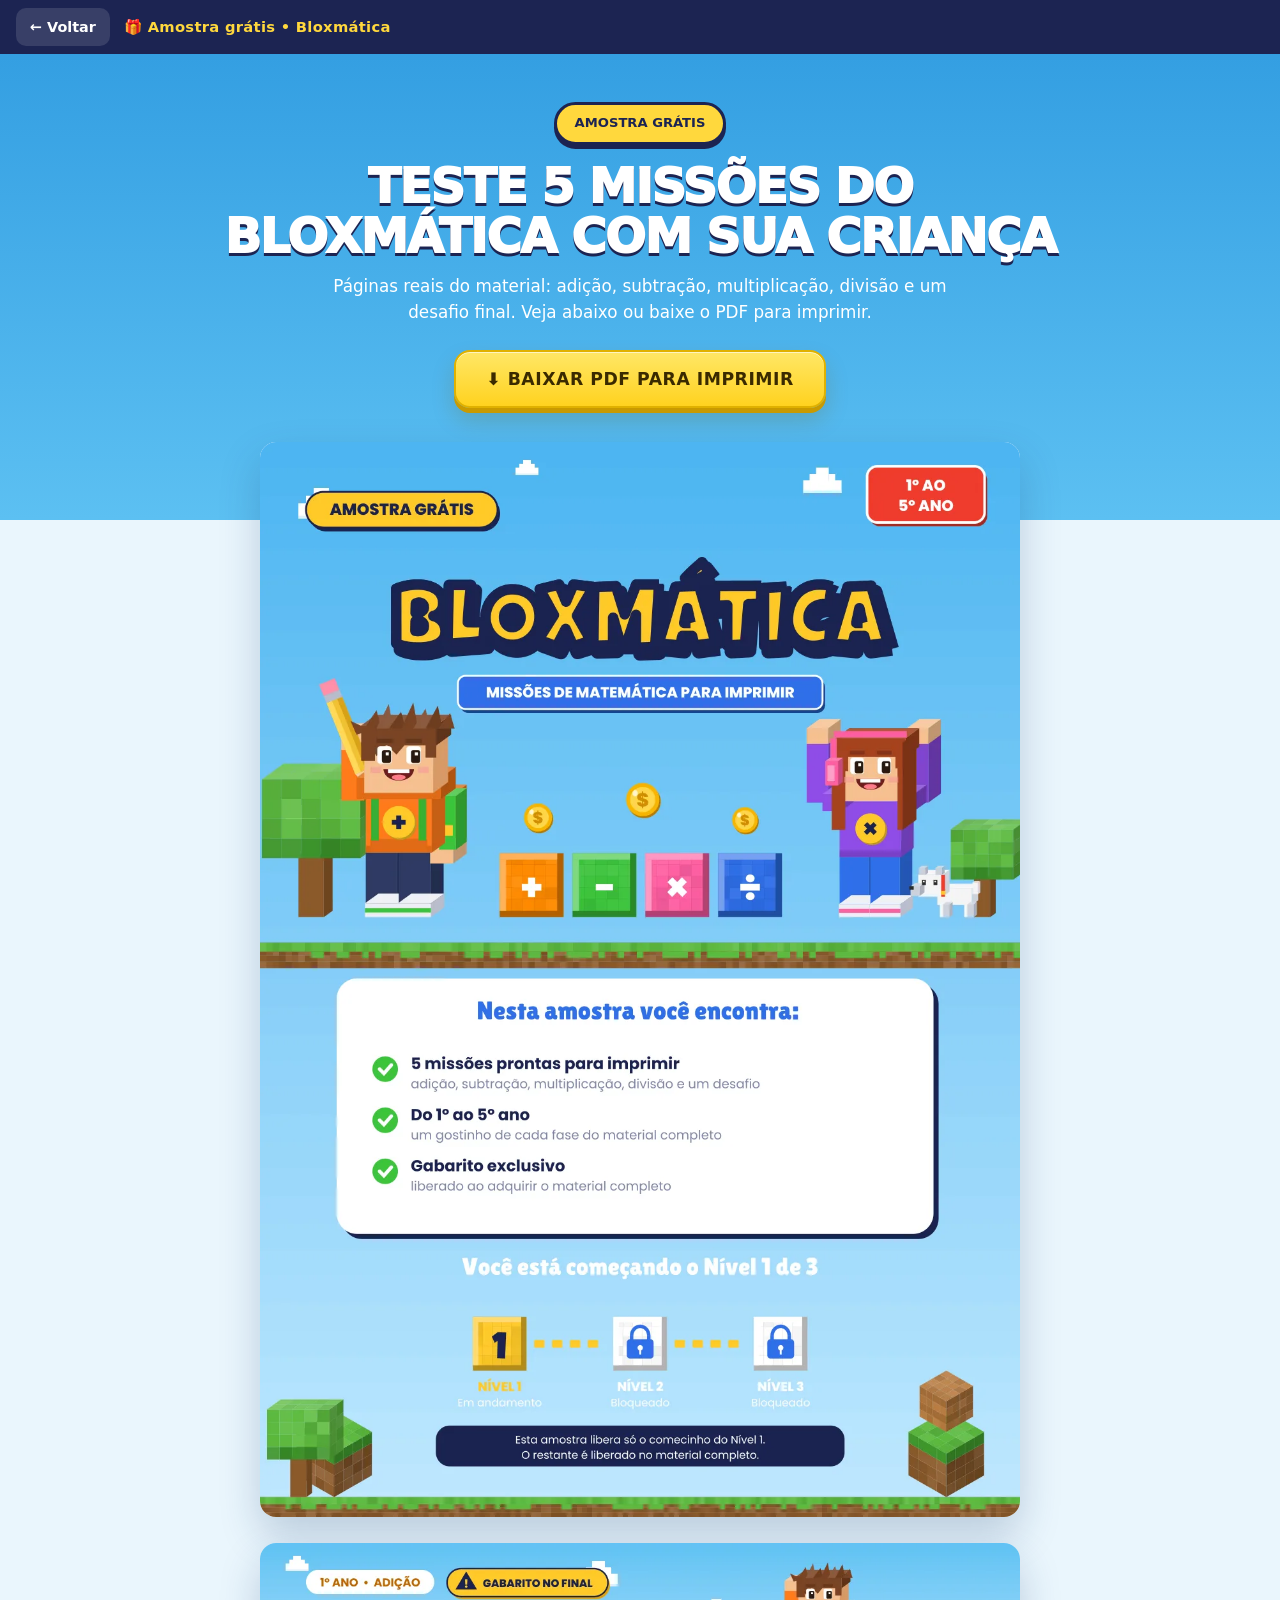
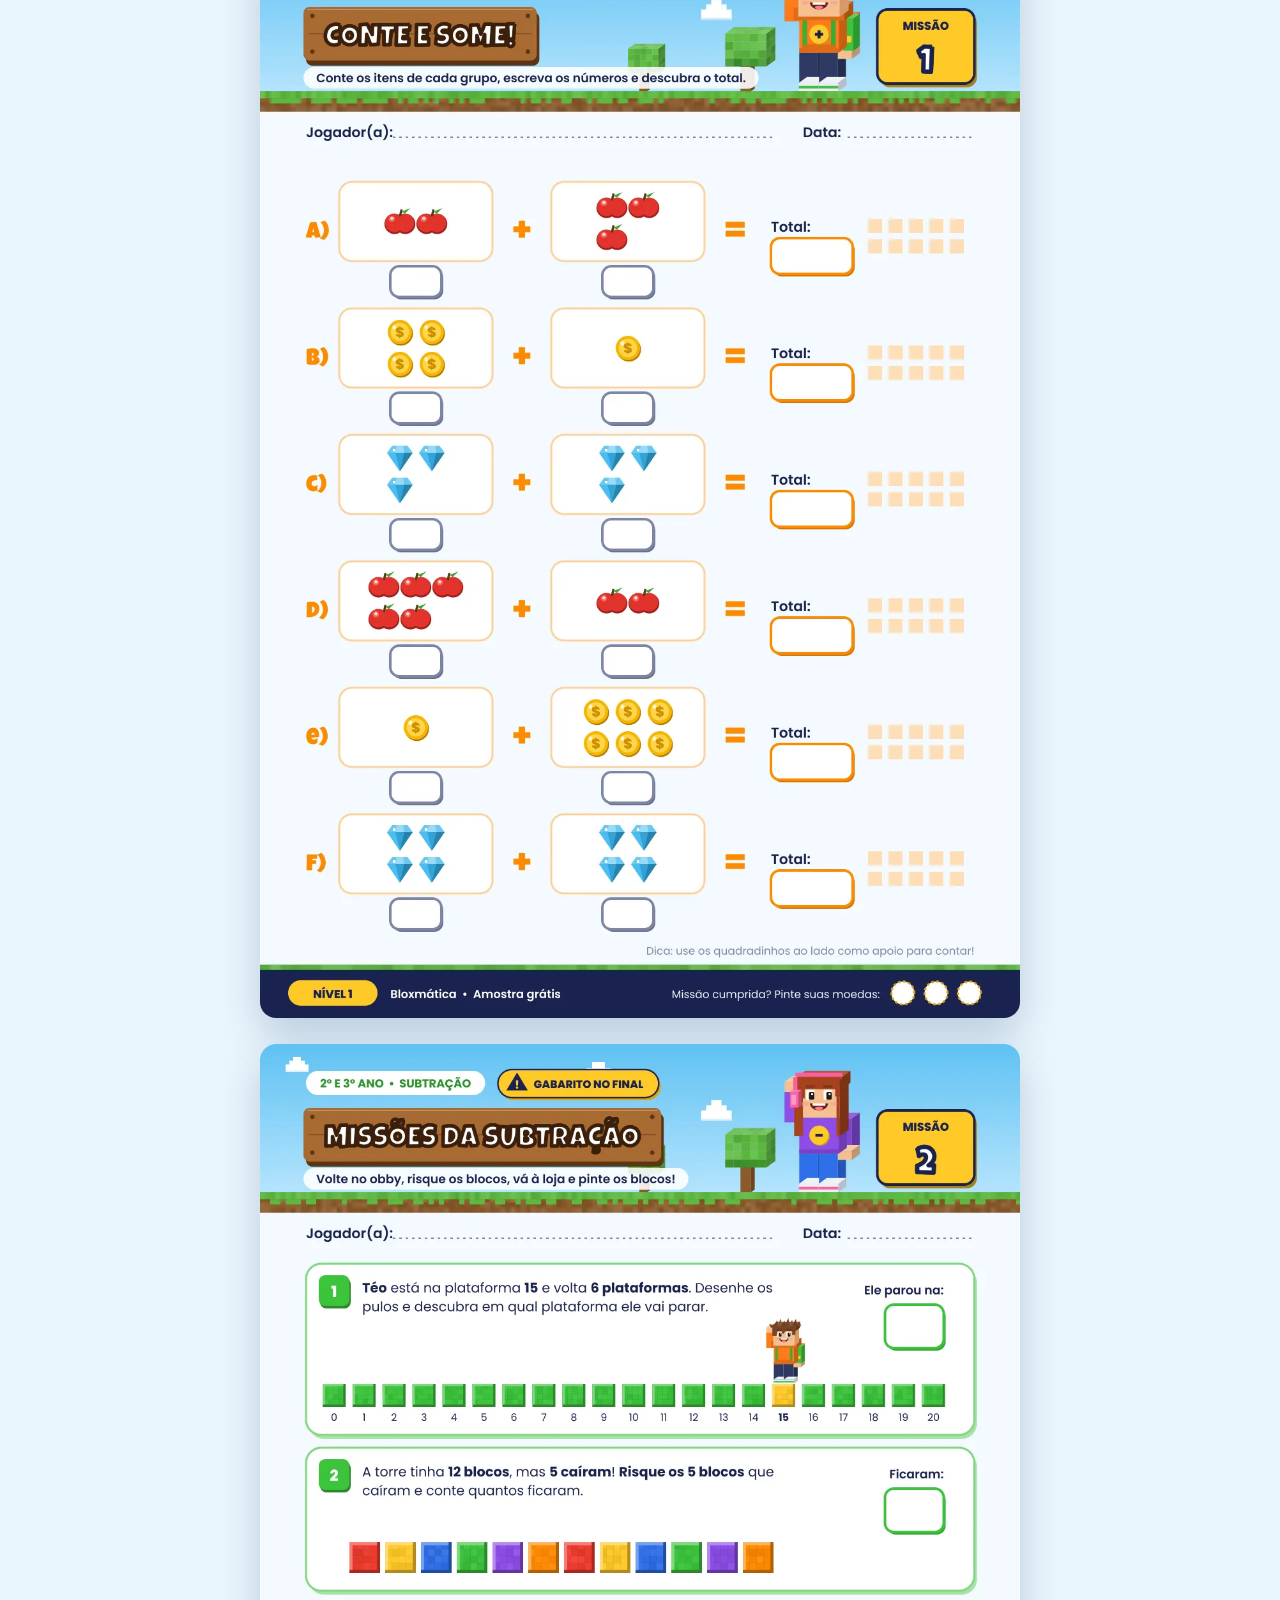
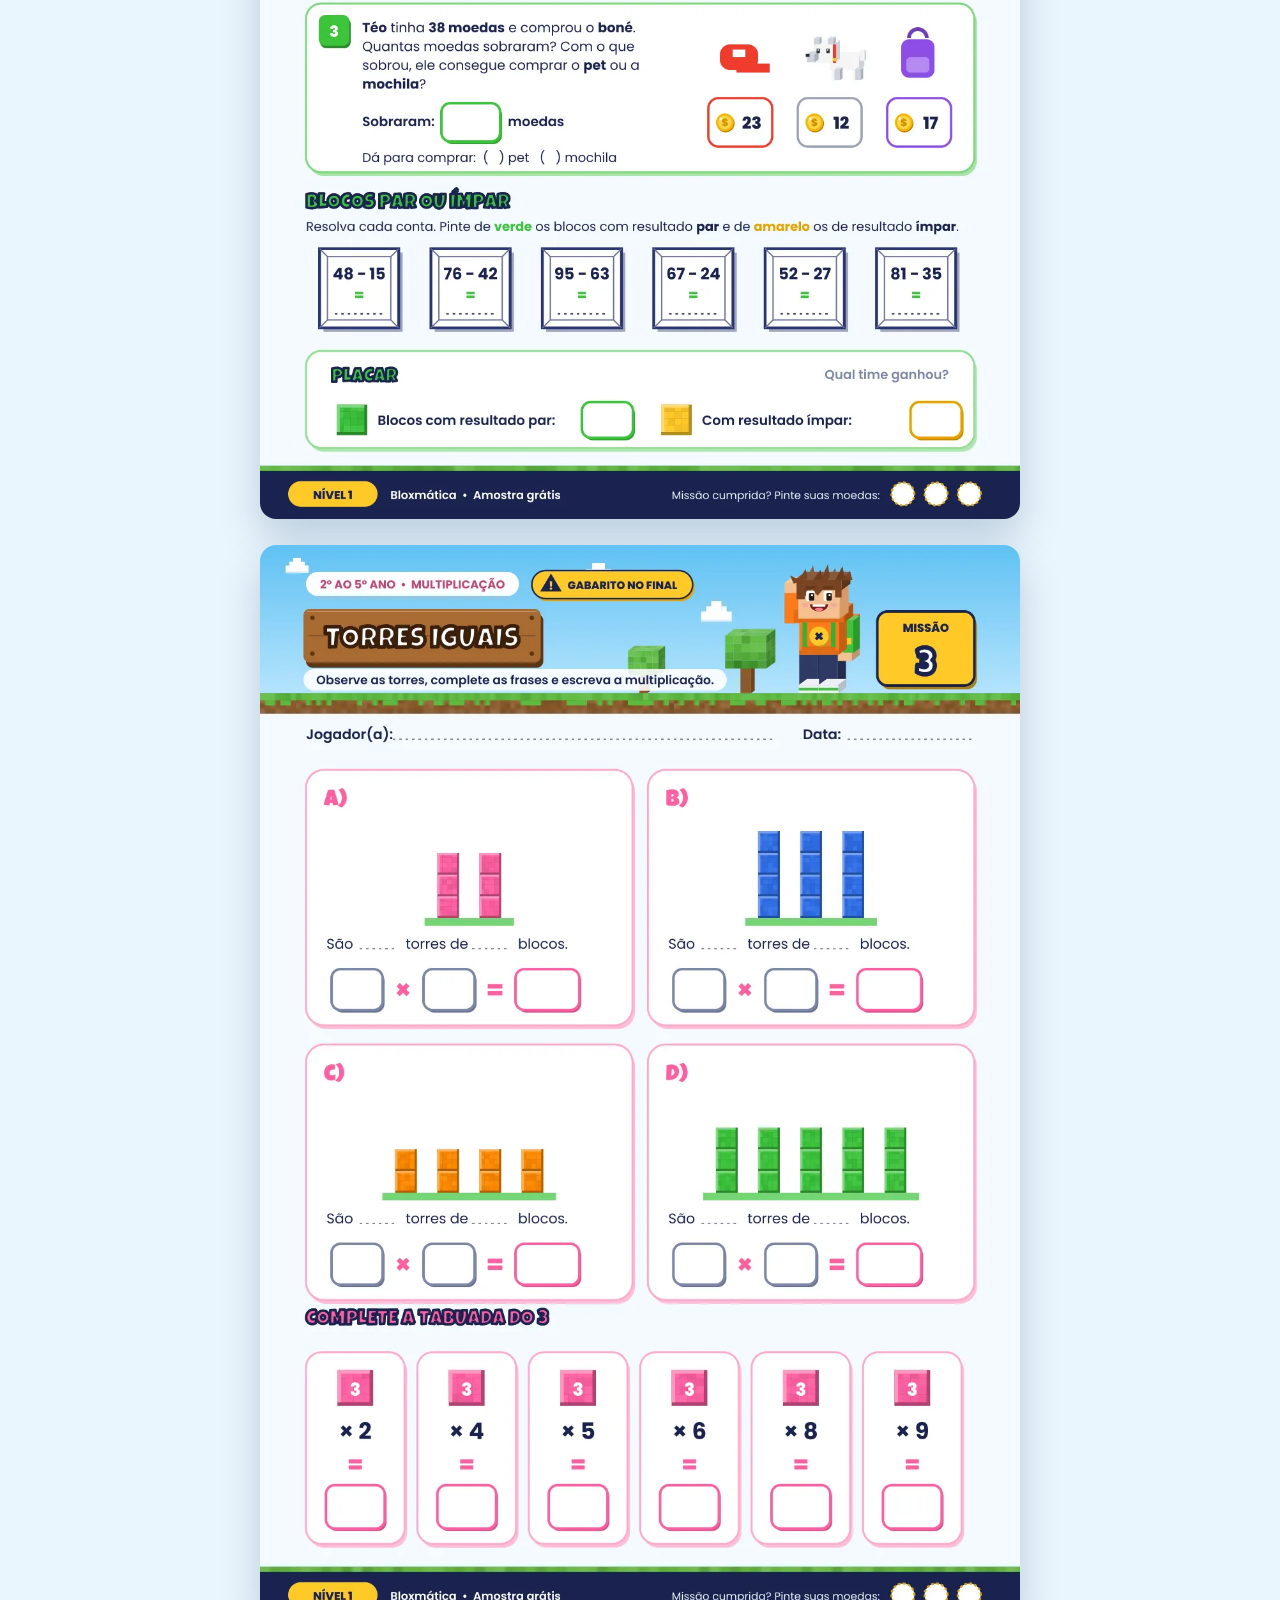
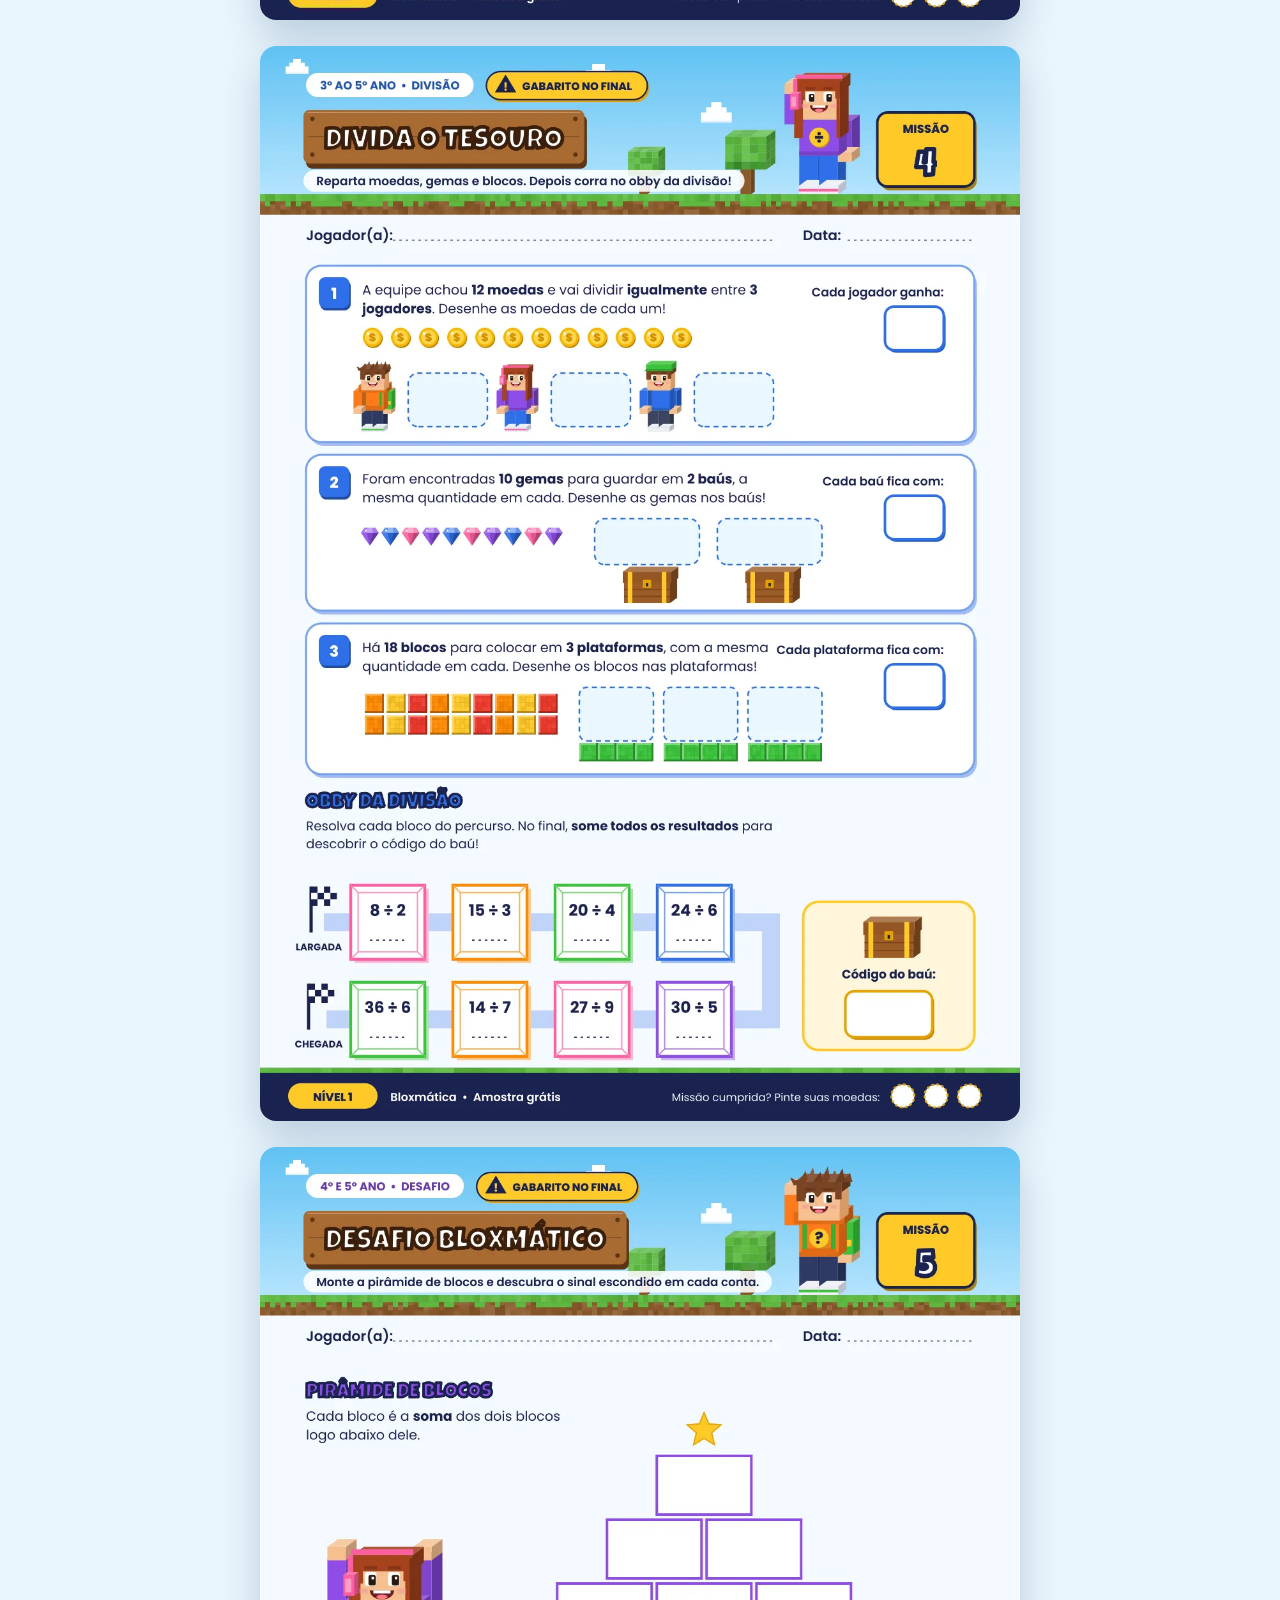
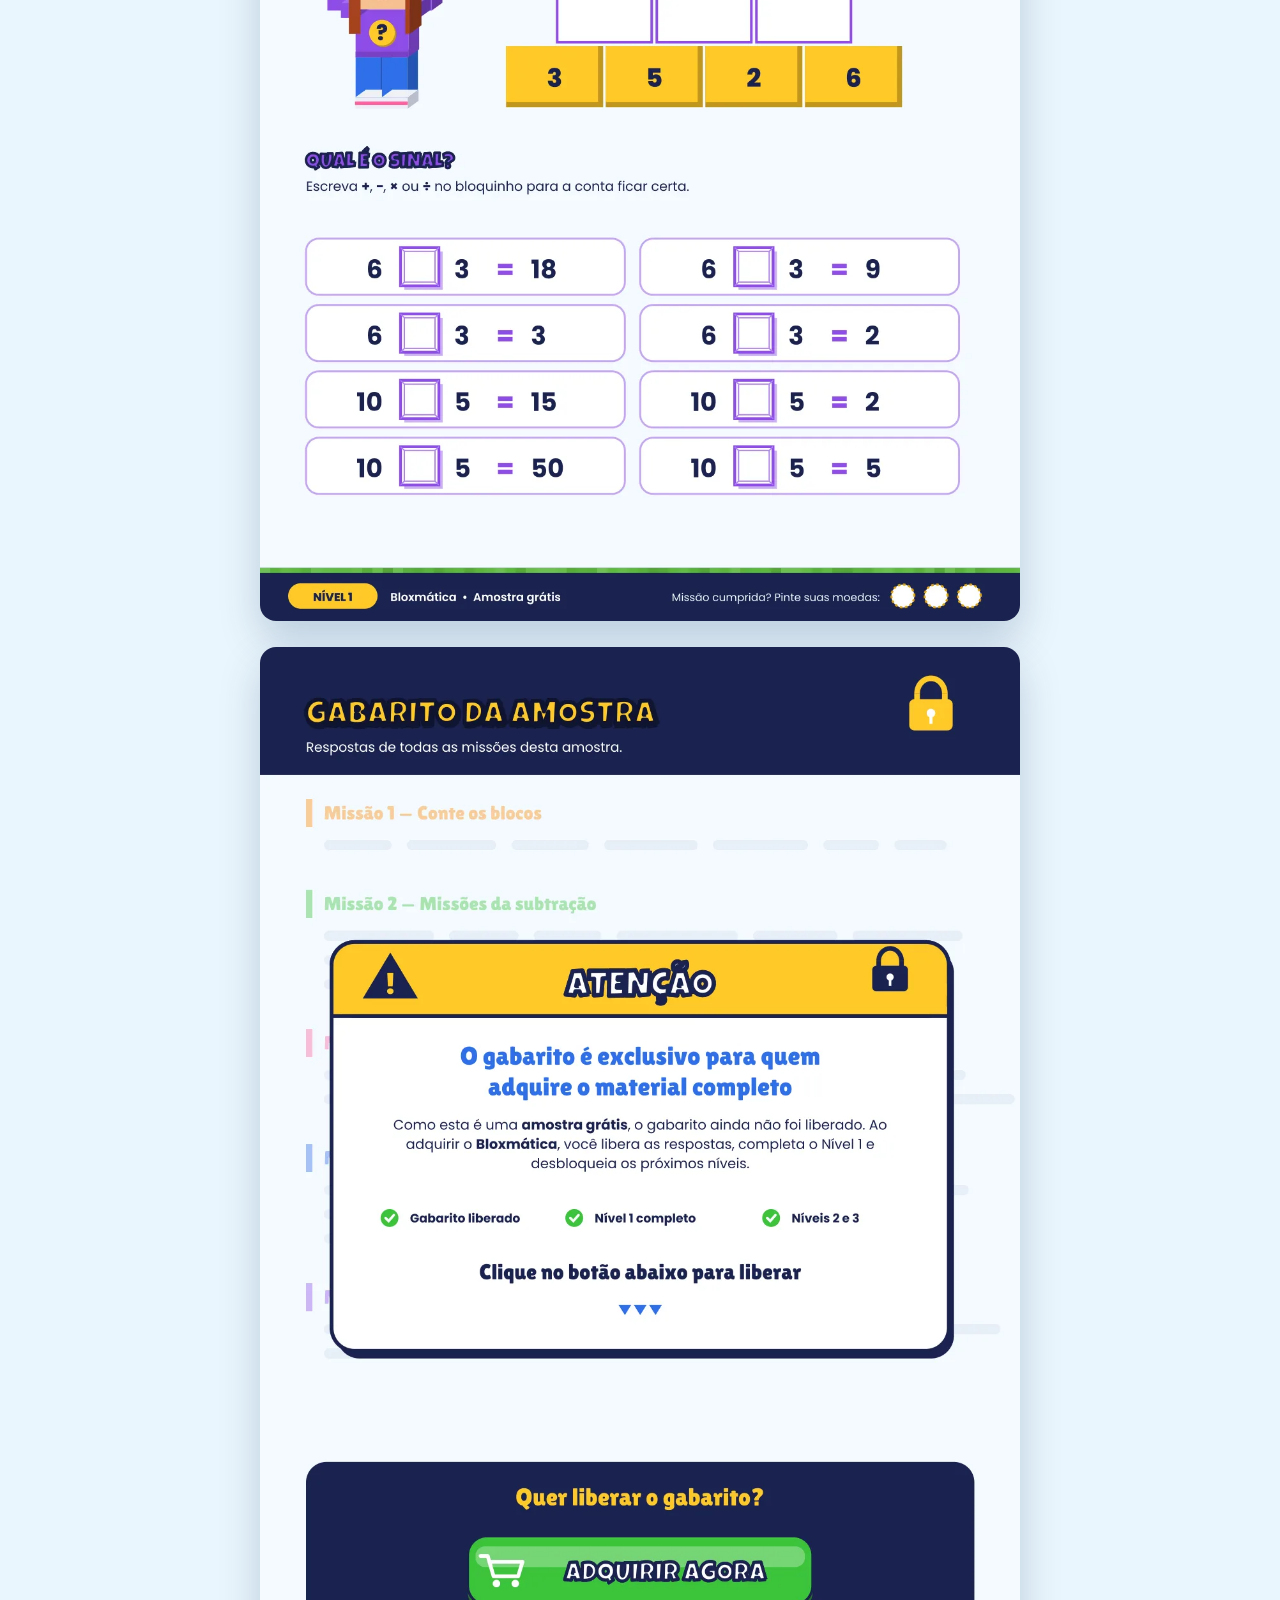
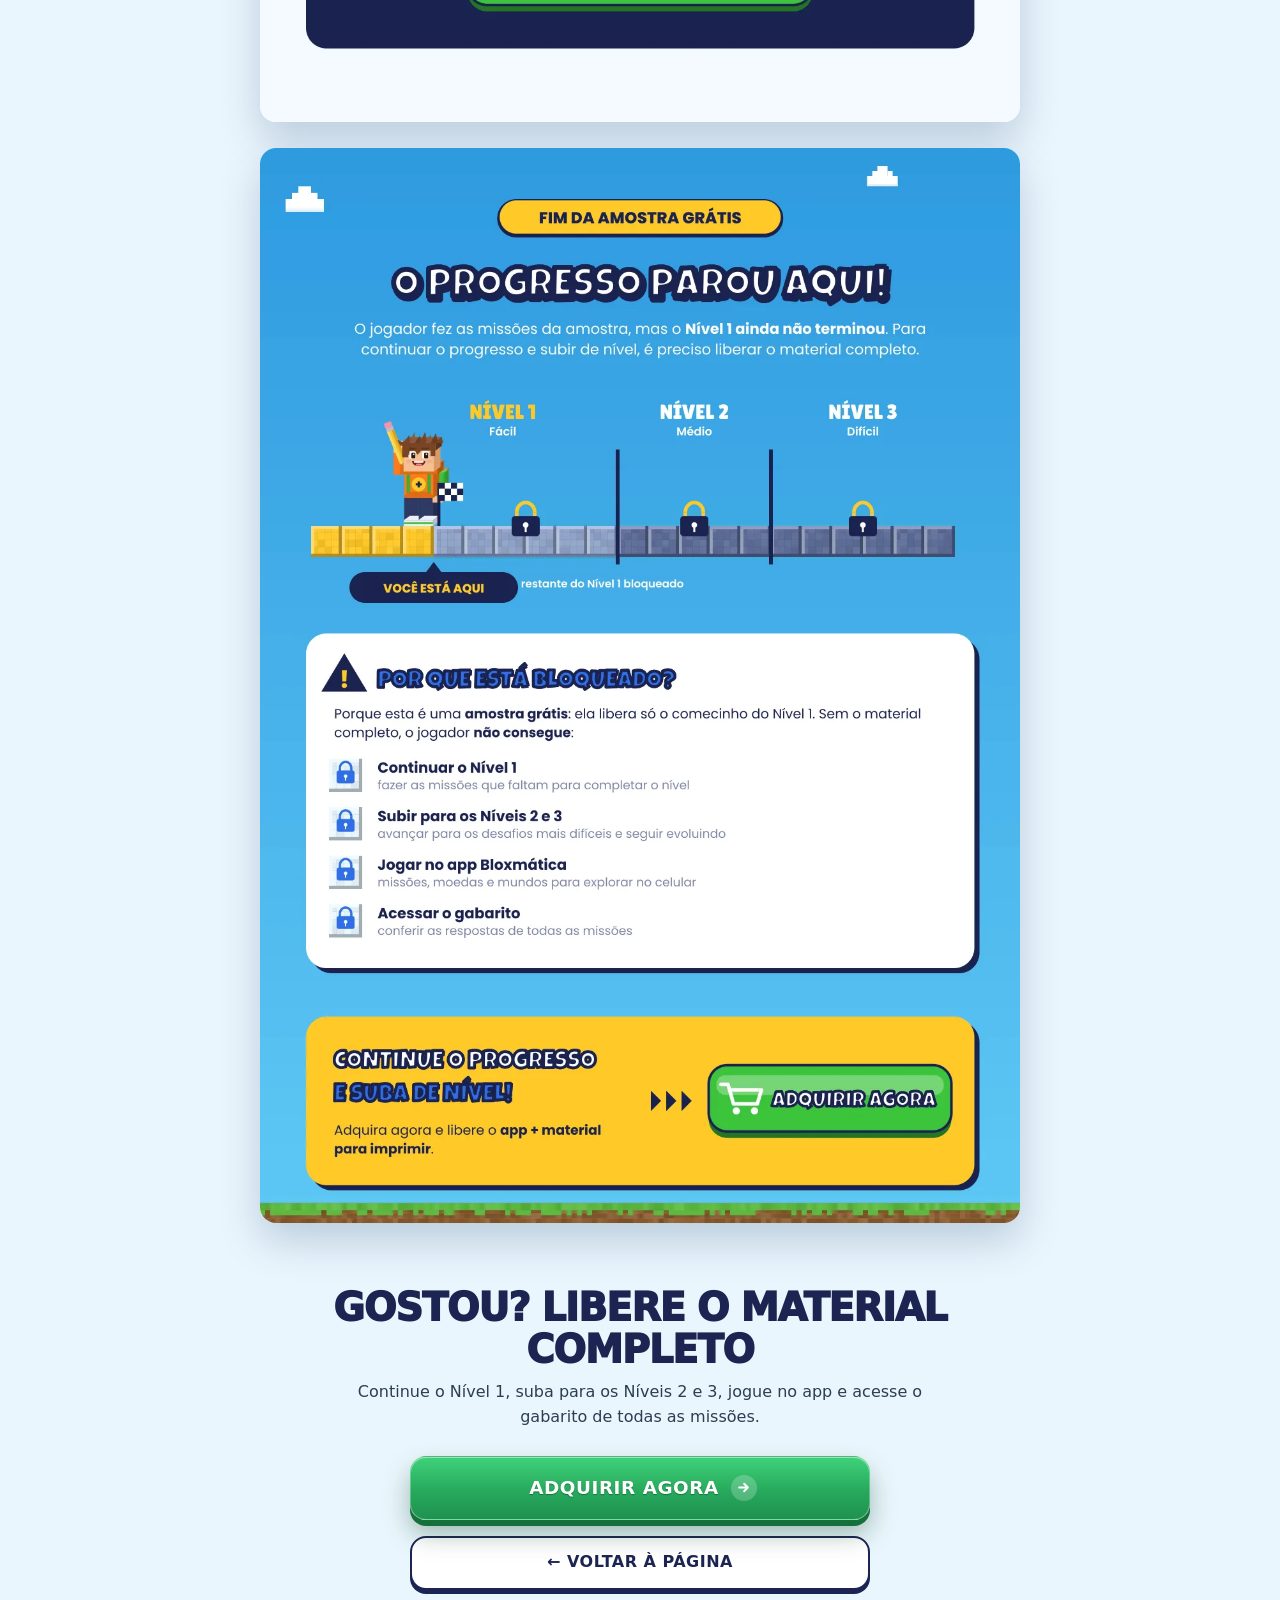
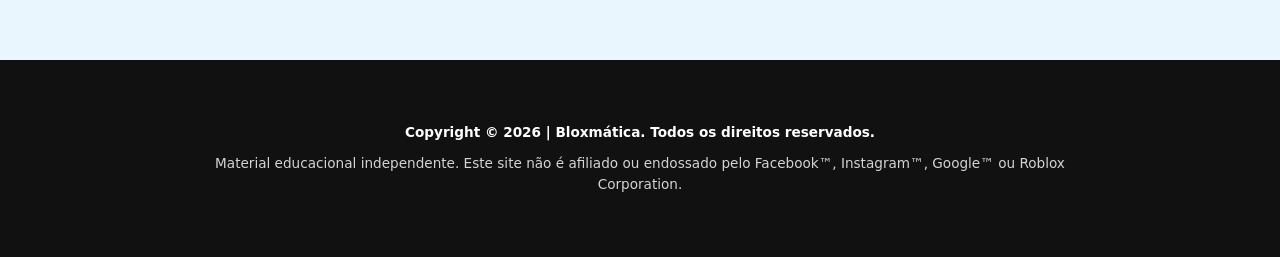
<file: amostra.html>
<!DOCTYPE html>
<html lang="pt-BR">
<head>
  <meta charset="UTF-8">
  <meta name="viewport" content="width=device-width, initial-scale=1">
  <title>Amostra Grátis | Bloxmática</title>
  <meta name="description" content="Veja 5 missões reais do Bloxmática e teste com sua criança antes de comprar.">
  <link rel="icon" type="image/png" sizes="48x48" href="/img/icones/favicon-48.png">
  <link rel="icon" type="image/png" sizes="96x96" href="/img/icones/favicon-96.png">
  <link rel="icon" type="image/png" sizes="192x192" href="/img/icones/favicon-192.png">
  <link rel="apple-touch-icon" sizes="180x180" href="/img/icones/favicon-180.png">
  <meta property="og:site_name" content="Mundo Matemágico">
  <meta name="theme-color" content="#2f9be0">
  <link rel="preload" as="image" href="img/amostra/pagina-1.webp" fetchpriority="high">
  <link rel="stylesheet" href="css/style.css">
  <link rel="stylesheet" href="css/amostra.css">
</head>
<body class="sample-page">

  <!-- ===================== TOPO ===================== -->
  <header class="sample-top">
    <a class="sample-back-link" href="index.html" data-back>← Voltar</a>
    <span class="sample-top-title">🎁 Amostra grátis • Bloxmática</span>
  </header>

  <main>

    <!-- ===================== INTRO ===================== -->
    <section class="sample-intro">
      <div class="wrap narrow">
        <span class="sample-badge">AMOSTRA GRÁTIS</span>
        <h1>TESTE 5 MISSÕES DO BLOXMÁTICA COM SUA CRIANÇA</h1>
        <p>Páginas reais do material: adição, subtração, multiplicação, divisão e um desafio final. Veja abaixo ou baixe o PDF para imprimir.</p>
        <a class="sample-btn" href="downloads/amostra-gratis-bloxmatica.pdf" download>⬇️ BAIXAR PDF PARA IMPRIMIR</a>
      </div>
    </section>

    <!-- ===================== PÁGINAS DA AMOSTRA ===================== -->
    <section class="sample-pages">
      <div class="wrap">
        <figure class="sample-page-card"><img src="img/amostra/pagina-1.webp" alt="Capa da amostra grátis Bloxmática" width="1190" height="1684" fetchpriority="high"></figure>
        <figure class="sample-page-card"><img src="img/amostra/pagina-2.webp" alt="Missão 1: Conte e some (1º ano, adição)" width="1190" height="1684" loading="lazy"></figure>
        <figure class="sample-page-card"><img src="img/amostra/pagina-3.webp" alt="Missão 2: Missões da subtração (2º e 3º ano)" width="1190" height="1684" loading="lazy"></figure>
        <figure class="sample-page-card"><img src="img/amostra/pagina-4.webp" alt="Missão 3: Torres iguais (multiplicação, 2º ao 5º ano)" width="1190" height="1684" loading="lazy"></figure>
        <figure class="sample-page-card"><img src="img/amostra/pagina-5.webp" alt="Missão 4: Divida o tesouro (divisão, 3º ao 5º ano)" width="1190" height="1684" loading="lazy"></figure>
        <figure class="sample-page-card"><img src="img/amostra/pagina-6.webp" alt="Missão 5: Desafio Bloxmático (4º e 5º ano)" width="1190" height="1684" loading="lazy"></figure>

        <!-- Gabarito bloqueado: o botão desenhado na página vira link de verdade -->
        <figure class="sample-page-card">
          <img src="img/amostra/pagina-7.webp" alt="Gabarito da amostra bloqueado: exclusivo para quem adquire o material completo" width="1190" height="1684" loading="lazy">
          <a class="page-hotspot" href="index.html#planos" style="left:27.5%;top:82.7%;width:45%;height:6.5%" aria-label="Adquirir agora"></a>
        </figure>

        <!-- Fim da amostra -->
        <figure class="sample-page-card">
          <img src="img/amostra/pagina-8.webp" alt="Fim da amostra grátis: o progresso parou aqui" width="1190" height="1684" loading="lazy">
          <a class="page-hotspot" href="index.html#planos" style="left:58.8%;top:85.2%;width:32.4%;height:6.6%" aria-label="Adquirir agora"></a>
        </figure>
      </div>
    </section>

    <!-- ===================== BOTÕES FINAIS ===================== -->
    <section class="sample-final">
      <div class="wrap narrow">
        <h2>GOSTOU? LIBERE O MATERIAL COMPLETO</h2>
        <p>Continue o Nível 1, suba para os Níveis 2 e 3, jogue no app e acesse o gabarito de todas as missões.</p>
        <div class="sample-actions">
          <a class="cta" href="index.html#planos">ADQUIRIR AGORA</a>
          <a class="back-btn" href="index.html" data-back>← VOLTAR À PÁGINA</a>
        </div>
      </div>
    </section>

  </main>

  <footer>
    <div class="wrap">
      <p><strong>Copyright © 2026 | Bloxmática. Todos os direitos reservados.</strong></p>
      <p>Material educacional independente. Este site não é afiliado ou endossado pelo Facebook™, Instagram™, Google™ ou Roblox Corporation.</p>
    </div>
  </footer>

  <script>
    // "Voltar": se veio da página de vendas, volta para o mesmo ponto onde estava
    document.querySelectorAll('[data-back]').forEach(function (link) {
      link.addEventListener('click', function (event) {
        try {
          if (document.referrer && new URL(document.referrer).origin === window.location.origin && history.length > 1) {
            event.preventDefault();
            history.back();
          }
        } catch (e) {}
      });
    });
  </script>
</body>
</html>
</file>
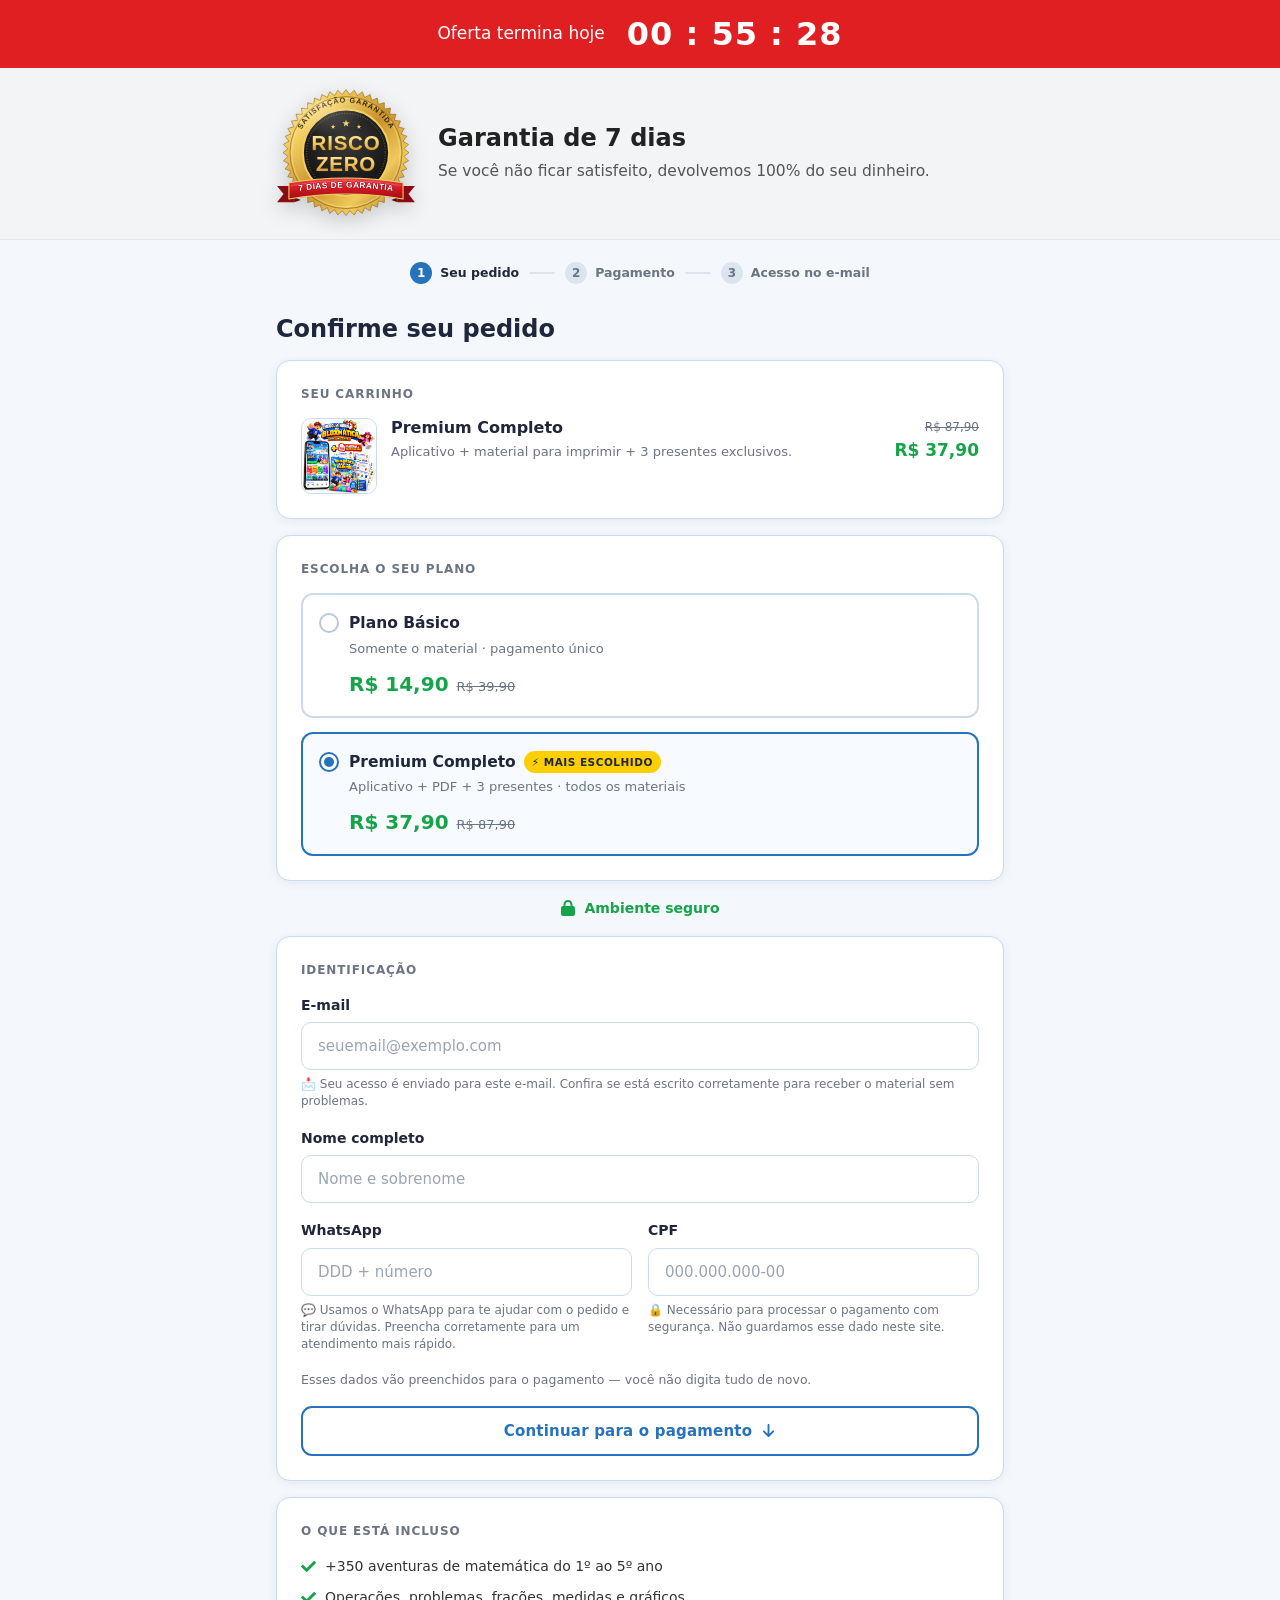
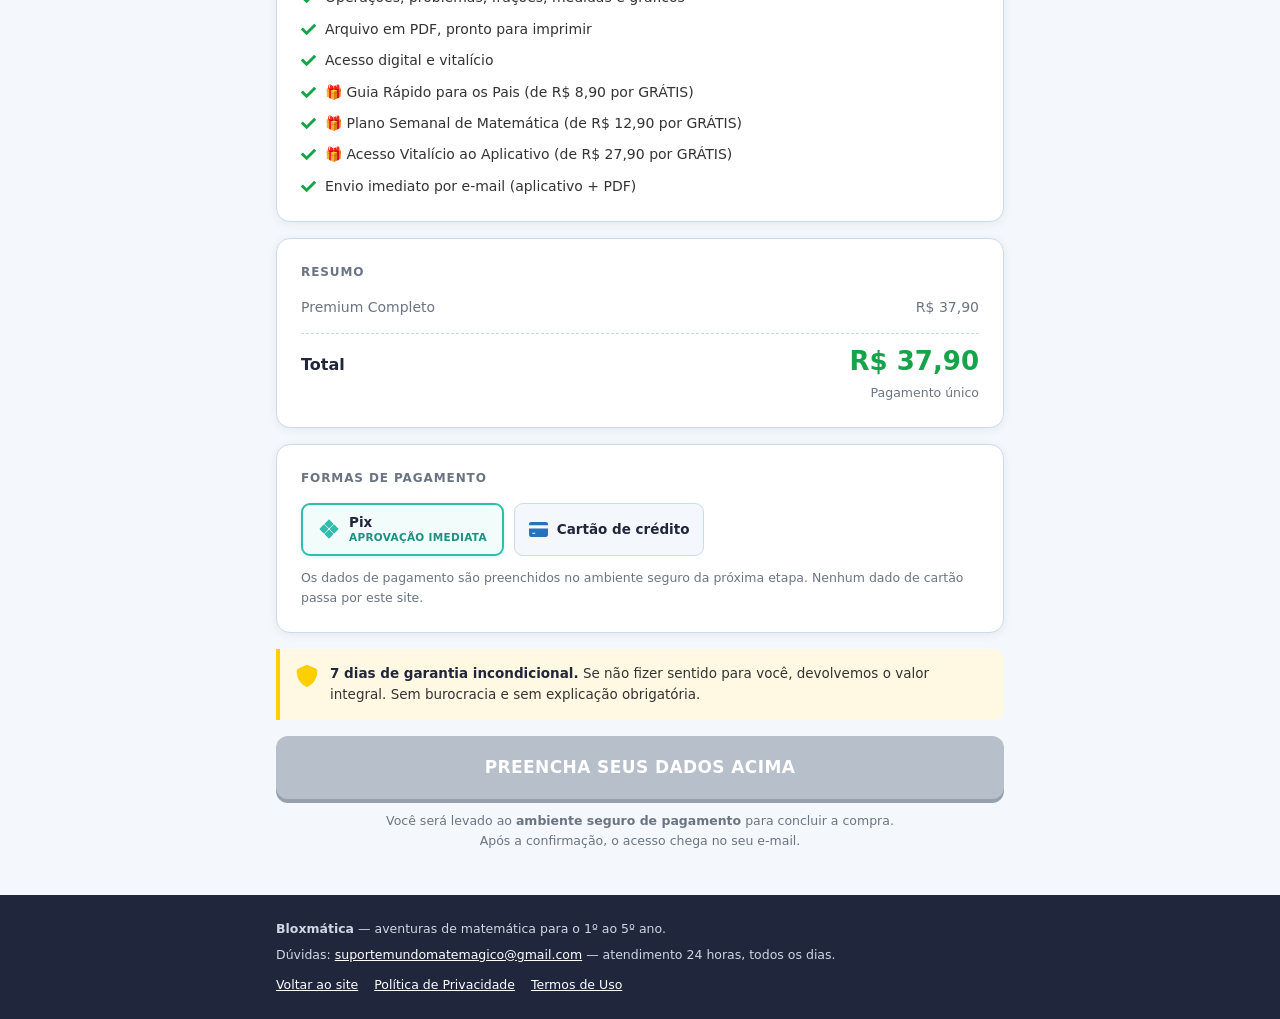
<file: checkout.html>
<!DOCTYPE html>
<html lang="pt-BR">
<head>
<meta charset="UTF-8">
<meta name="viewport" content="width=device-width, initial-scale=1">
<meta name="robots" content="noindex, nofollow">
<title>Checkout — Bloxmática</title>
<link rel="icon" type="image/png" sizes="48x48" href="/img/icones/favicon-48.png">
<link rel="icon" type="image/png" sizes="192x192" href="/img/icones/favicon-192.png">
<link rel="apple-touch-icon" sizes="180x180" href="/img/icones/favicon-180.png">
<link rel="stylesheet" href="css/checkout.css">
</head>
<body>

<!-- ---------------- cronômetro da oferta: mesmo da página de vendas (até a meia-noite) ---------------- -->
<div class="timer-bar" role="timer" aria-live="off">
  <span class="timer-txt">Oferta termina hoje</span>
  <span class="timer" id="timer">--:--:--</span>
</div>

<!-- ---------------- cabeçalho: garantia ---------------- -->
<header class="topo-garantia">
  <div class="wrap">
    <svg class="selo-risco" viewBox="-10 0 260 244" role="img" aria-label="Selo Risco Zero: satisfação garantida, 7 dias de garantia">
      <defs>
        <linearGradient id="rzOuro" x1="0" y1="0" x2="1" y2="1">
          <stop offset="0" stop-color="#fff1b8"/><stop offset=".22" stop-color="#f3cf62"/>
          <stop offset=".5" stop-color="#c8922a"/><stop offset=".75" stop-color="#f0c95a"/>
          <stop offset="1" stop-color="#9c6a18"/>
        </linearGradient>
        <linearGradient id="rzOuroTexto" x1="0" y1="0" x2="0" y2="1">
          <stop offset="0" stop-color="#fff3c4"/><stop offset=".45" stop-color="#f5d06a"/><stop offset="1" stop-color="#c28a22"/>
        </linearGradient>
        <radialGradient id="rzPreto" cx=".5" cy=".35" r=".7">
          <stop offset="0" stop-color="#3a3a3a"/><stop offset="1" stop-color="#0c0c0c"/>
        </radialGradient>
        <linearGradient id="rzVermelho" x1="0" y1="0" x2="0" y2="1">
          <stop offset="0" stop-color="#f0404a"/><stop offset=".55" stop-color="#cf1621"/><stop offset="1" stop-color="#9e0d16"/>
        </linearGradient>
        <radialGradient id="rzBrilho" cx=".35" cy=".2" r=".6">
          <stop offset="0" stop-color="#fff" stop-opacity=".55"/><stop offset="1" stop-color="#fff" stop-opacity="0"/>
        </radialGradient>
        <path id="rzArco" d="M27,120 A93,93 0 0 1 213,120"/>
        <path id="rzFaixa" d="M22,193 Q120,177 218,193"/>
      </defs>

      <!-- borda serrilhada -->
      <polygon points="120.0,3.0 127.1,12.2 135.3,4.0 141.1,14.1 150.3,7.0 154.7,17.7 164.8,11.9 167.8,23.1 178.5,18.7 180.0,30.2 191.2,27.2 191.2,38.8 202.7,37.3 201.2,48.8 212.8,48.8 209.8,60.0 221.3,61.5 216.9,72.2 228.1,75.2 222.3,85.3 233.0,89.7 225.9,98.9 236.0,104.7 227.8,112.9 237.0,120.0 227.8,127.1 236.0,135.3 225.9,141.1 233.0,150.3 222.3,154.7 228.1,164.8 216.9,167.8 221.3,178.5 209.8,180.0 212.8,191.2 201.2,191.2 202.7,202.7 191.2,201.2 191.2,212.8 180.0,209.8 178.5,221.3 167.8,216.9 164.8,228.1 154.7,222.3 150.3,233.0 141.1,225.9 135.3,236.0 127.1,227.8 120.0,237.0 112.9,227.8 104.7,236.0 98.9,225.9 89.7,233.0 85.3,222.3 75.2,228.1 72.2,216.9 61.5,221.3 60.0,209.8 48.8,212.8 48.8,201.2 37.3,202.7 38.8,191.2 27.2,191.2 30.2,180.0 18.7,178.5 23.1,167.8 11.9,164.8 17.7,154.7 7.0,150.3 14.1,141.1 4.0,135.3 12.2,127.1 3.0,120.0 12.2,112.9 4.0,104.7 14.1,98.9 7.0,89.7 17.7,85.3 11.9,75.2 23.1,72.2 18.7,61.5 30.2,60.0 27.2,48.8 38.8,48.8 37.3,37.3 48.8,38.8 48.8,27.2 60.0,30.2 61.5,18.7 72.2,23.1 75.2,11.9 85.3,17.7 89.7,7.0 98.9,14.1 104.7,4.0 112.9,12.2" fill="url(#rzOuro)" stroke="#8a5c12" stroke-width="1"/>
      <!-- anel dourado com o texto -->
      <circle cx="120" cy="120" r="104" fill="url(#rzOuro)" stroke="#8a5c12" stroke-width="1.2"/>
      <circle cx="120" cy="120" r="101" fill="none" stroke="#fff3c4" stroke-width="1" opacity=".7"/>
      <text class="rz-arco"><textPath href="#rzArco" startOffset="50%" text-anchor="middle">SATISFAÇÃO GARANTIDA</textPath></text>
      <!-- centro preto -->
      <circle cx="120" cy="120" r="80" fill="url(#rzPreto)" stroke="#f3cf62" stroke-width="3.5"/>
      <circle cx="120" cy="120" r="73" fill="none" stroke="#f3cf62" stroke-width="1" stroke-dasharray="2 3" opacity=".7"/>
      <polygon class="rz-star" points="120.0,59.0 121.7,63.6 126.7,63.8 122.8,66.9 124.1,71.7 120.0,68.9 115.9,71.7 117.2,66.9 113.3,63.8 118.3,63.6"/><polygon class="rz-star" points="96.0,67.5 97.1,70.5 100.3,70.6 97.8,72.6 98.6,75.6 96.0,73.9 93.4,75.6 94.2,72.6 91.7,70.6 94.9,70.5"/><polygon class="rz-star" points="144.0,67.5 145.1,70.5 148.3,70.6 145.8,72.6 146.6,75.6 144.0,73.9 141.4,75.6 142.2,72.6 139.7,70.6 142.9,70.5"/>
      <text class="rz-grande" x="120" y="116" text-anchor="middle">RISCO</text>
      <text class="rz-grande" x="120" y="154" text-anchor="middle">ZERO</text>
      <!-- brilho -->
      <ellipse cx="98" cy="62" rx="70" ry="42" fill="url(#rzBrilho)" opacity=".45"/>

      <!-- faixa vermelha -->
      <polygon points="-8,182 24,182 24,212 -8,212 4,197" fill="#8a0b13"/>
      <polygon points="248,182 216,182 216,212 248,212 236,197" fill="#8a0b13"/>
      <polygon points="24,212 24,203 36,208" fill="#5e070d"/>
      <polygon points="216,212 216,203 204,208" fill="#5e070d"/>
      <path d="M14,176 Q120,158 226,176 L226,206 Q120,188 14,206 Z" fill="url(#rzVermelho)" stroke="#f3cf62" stroke-width="2"/>
      <path d="M18,181 Q120,163 222,181" fill="none" stroke="#fff" stroke-width="1" opacity=".35"/>
      <text class="rz-faixa"><textPath href="#rzFaixa" startOffset="50%" text-anchor="middle">7 DIAS DE GARANTIA</textPath></text>
    </svg>
    <div>
      <p class="topo-titulo">Garantia de 7 dias</p>
      <p class="topo-sub">Se você não ficar satisfeito, devolvemos 100% do seu dinheiro.</p>
    </div>
  </div>
</header>

<div class="wrap">
  <div class="passos">
    <span class="passo on"><span class="n">1</span> Seu pedido</span>
    <span class="sep"></span>
    <span class="passo"><span class="n">2</span> Pagamento</span>
    <span class="sep"></span>
    <span class="passo"><span class="n">3</span> Acesso no e-mail</span>
  </div>
</div>

<main>
<div class="wrap">

  <h1>Confirme seu pedido</h1>

  <!-- avisa quando o link de pagamento ainda nao foi colado em checkout.js -->
  <div class="aviso" id="aviso" role="alert">
    <strong>Configuração pendente:</strong> o link de pagamento do
    <strong id="aviso-plano">plano</strong> ainda não foi cadastrado.
    Abra <code>js/checkout.js</code> e cole o link de pagamento no campo <code>pay</code> desse plano.
    <em>Este aviso só aparece para você — mas o botão fica desativado para todo mundo até o link ser colado.</em>
  </div>

  <!-- ---------------- carrinho ---------------- -->
  <section class="bloco">
    <h2>Seu carrinho</h2>
    <div class="item">
      <span class="thumb"><img id="item-img" src="" alt=""></span>
      <div>
        <p class="nome" id="item-nome"></p>
        <p class="desc" id="item-desc"></p>
      </div>
      <span class="val">
        <span class="de" id="item-de" hidden></span>
        <span class="preco" id="item-preco"></span>
      </span>
    </div>
  </section>


  <!-- ---------------- escolha do plano ---------------- -->
  <section class="bloco">
    <h2>Escolha o seu plano</h2>
    <div class="planos" id="planos" role="radiogroup" aria-label="Escolha o seu plano"></div>
  </section>

  <!-- ---------------- order bumps (configurados em js/checkout.js, lista BUMPS) ---------------- -->
  <!-- REGRA: os order bumps SEMPRE começam abertos ao entrar no checkout.
       O cliente pode recolher pela seta, mas isso nunca é lembrado entre visitas. -->
  <section class="bloco bumps-bloco" id="bumps-bloco">
    <div class="bumps-head">
      <h2>🔥 Achamos que pode gostar disso também</h2>
      <button type="button" class="bumps-toggle" id="bumps-toggle" aria-expanded="true" aria-controls="bumps-conteudo" aria-label="Recolher ofertas">
        <svg viewBox="0 0 24 24" aria-hidden="true"><path d="M6 15l6-6 6 6"/></svg>
      </button>
    </div>
    <div class="bumps-conteudo" id="bumps-conteudo">
      <p class="bumps-sub">Ofertas exclusivas para quem está finalizando o pedido agora. Marque para adicionar.</p>
      <div class="bumps" id="bumps"></div>
    </div>
  </section>

  <!-- ---------------- ambiente seguro ---------------- -->
  <p class="ambiente-seguro">
    <svg viewBox="0 0 448 512" aria-hidden="true"><path d="M144 144v48h160v-48c0-44.2-35.8-80-80-80s-80 35.8-80 80zM80 192v-48C80 64.5 144.5 0 224 0s144 64.5 144 144v48h16c35.3 0 64 28.7 64 64v192c0 35.3-28.7 64-64 64H64c-35.3 0-64-28.7-64-64V256c0-35.3 28.7-64 64-64h16z"/></svg>
    Ambiente seguro
  </p>

  <!-- ---------------- identificacao ---------------- -->
  <section class="bloco">
    <h2>Identificação</h2>
    <div class="campos">
      <div class="campo" id="campo-email">
        <label for="f-email">E-mail</label>
        <input type="email" id="f-email" autocomplete="email" inputmode="email"
               spellcheck="false" placeholder="seuemail@exemplo.com" aria-describedby="ajuda-email">
        <p class="ajuda" id="ajuda-email">📩 Seu acesso é enviado para este e-mail. Confira se está escrito corretamente para receber o material sem problemas.</p>
        <p class="erro">Digite um e-mail válido — é nele que o seu acesso chega.</p>
      </div>
      <div class="campo" id="campo-nome">
        <label for="f-nome">Nome completo</label>
        <input type="text" id="f-nome" autocomplete="name" placeholder="Nome e sobrenome">
        <p class="erro">Informe o nome e o sobrenome.</p>
      </div>
      <div class="dupla">
        <div class="campo" id="campo-fone">
          <label for="f-fone">WhatsApp</label>
          <input type="tel" id="f-fone" autocomplete="tel" inputmode="numeric"
                 maxlength="15" placeholder="DDD + número" aria-describedby="ajuda-fone">
          <p class="ajuda" id="ajuda-fone">💬 Usamos o WhatsApp para te ajudar com o pedido e tirar dúvidas. Preencha corretamente para um atendimento mais rápido.</p>
          <p class="erro">Informe DDD + número (10 ou 11 dígitos).</p>
        </div>
        <div class="campo" id="campo-cpf">
          <label for="f-cpf">CPF</label>
          <input type="text" id="f-cpf" inputmode="numeric" autocomplete="off"
                 maxlength="14" placeholder="000.000.000-00" aria-describedby="ajuda-cpf">
          <p class="ajuda" id="ajuda-cpf">🔒 Necessário para processar o pagamento com segurança. Não guardamos esse dado neste site.</p>
          <p class="erro">Informe um CPF válido.</p>
        </div>
      </div>
    </div>
    <p class="dica">Esses dados vão preenchidos para o pagamento — você não digita tudo de novo.</p>

    <!-- Atalho ate o botao de compra: entre este ponto e o final da pagina ha
         depoimentos, o resumo e a garantia, e nem todo mundo rola ate la.
         Se algum campo estiver vazio ou errado, o botao aponta o campo em vez
         de descer. -->
    <button type="button" class="descer" id="descer">
      Continuar para o pagamento
      <svg viewBox="0 0 384 512" aria-hidden="true"><path d="M169.4 470.6c12.5 12.5 32.8 12.5 45.3 0l160-160c12.5-12.5 12.5-32.8 0-45.3s-32.8-12.5-45.3 0L224 370.7 224 64c0-17.7-14.3-32-32-32s-32 14.3-32 32l0 306.7L54.6 265.4c-12.5-12.5-32.8-12.5-45.3 0s-12.5 32.8 0 45.3l160 160z"/></svg>
    </button>
  </section>

  <!-- ---------------- o que esta incluso ---------------- -->
  <section class="bloco">
    <h2>O que está incluso</h2>
    <ul class="inclui" id="inclui"></ul>
  </section>

  <!-- ---------------- resumo + pagamento ---------------- -->
  <section class="bloco">
    <h2>Resumo</h2>
    <div class="resumo-linha">
      <span id="sub-nome"></span>
      <span id="sub-valor"></span>
    </div>
    <div id="resumo-bumps"></div>
    <div class="resumo-total">
      <span class="rot">Total</span>
      <span class="v" id="total"></span>
    </div>
    <p class="parcelado" id="parcelado"></p>
  </section>

  <section class="bloco">
    <h2>Formas de pagamento</h2>
    <!-- Pix primeiro e em destaque: e o meio com aprovacao imediata, entao
         e o que leva o cliente ao material mais rapido. -->
    <div class="formas">
      <span class="forma principal">
        <svg class="pix" viewBox="0 0 48 48" aria-hidden="true"><g fill="#32BCAD" stroke="#32BCAD" stroke-width="3" stroke-linejoin="round"><path d="M24 5 32 13 24 21 16 13Z"/><path d="M43 24 35 32 27 24 35 16Z"/><path d="M24 43 16 35 24 27 32 35Z"/><path d="M5 24 13 16 21 24 13 32Z"/></g></svg>
        <span class="rot">Pix<b>Aprovação imediata</b></span>
      </span>
      <span class="forma">
        <svg class="card" viewBox="0 0 576 512" aria-hidden="true"><path d="M64 32C28.7 32 0 60.7 0 96v32h576V96c0-35.3-28.7-64-64-64H64zM576 224H0v192c0 35.3 28.7 64 64 64h448c35.3 0 64-28.7 64-64V224zM112 352h64c8.8 0 16 7.2 16 16s-7.2 16-16 16h-64c-8.8 0-16-7.2-16-16s7.2-16 16-16z"/></svg>
        <span class="rot">Cartão de crédito</span>
      </span>
    </div>
    <p class="nota">Os dados de pagamento são preenchidos no ambiente seguro da próxima etapa. Nenhum dado de cartão passa por este site.</p>
  </section>

  <!-- ---------------- garantia ---------------- -->
  <div class="garantia">
    <svg viewBox="0 0 512 512" aria-hidden="true"><path d="M256 0c4.6 0 9.2 1 13.4 2.9L457.7 82.8c22 9.3 38.4 31 38.3 57.2-.5 99.2-41.3 280.7-213.6 363.2-16.7 8-36.1 8-52.8 0C57.3 420.7 16.5 239.2 16 140 15.9 113.8 32.3 92.1 54.3 82.8L242.7 2.9C246.8 1 251.4 0 256 0z"/></svg>
    <p><strong>7 dias de garantia incondicional.</strong> Se não fizer sentido para você, devolvemos o valor integral. Sem burocracia e sem explicação obrigatória.</p>
  </div>

  <a class="cta" id="cta" href="#" rel="noopener">IR PARA O PAGAMENTO SEGURO</a>
  <p class="pos-cta">Você será levado ao <strong>ambiente seguro de pagamento</strong> para concluir a compra.<br>Após a confirmação, o acesso chega no seu e-mail.</p>

</div>
</main>

<footer>
  <div class="wrap">
    <p><strong>Bloxmática</strong> — aventuras de matemática para o 1º ao 5º ano.</p>
    <p>Dúvidas: <a href="mailto:suportemundomatemagico@gmail.com">suportemundomatemagico@gmail.com</a> — atendimento 24 horas, todos os dias.</p>
    <div class="links">
      <a href="index.html">Voltar ao site</a>
      <a href="#">Política de Privacidade</a>
      <a href="#">Termos de Uso</a>
    </div>
  </div>
</footer>

<!-- ==================== UPGRADE + DOWNSELL ====================
     Abre quando o cliente do Plano Básico clica para pagar.
     Etapa 1: Premium Completo. Se recusar, etapa 2: Premium Essencial.
     Todos os valores são preenchidos por js/checkout.js (PLANOS e FUNIL). -->
<div class="funil" id="funil" hidden>
  <div class="funil-fundo" aria-hidden="true"></div>
  <div class="funil-caixa" id="funil-caixa" role="dialog" aria-modal="true" aria-labelledby="funil-t1">

    <!-- ---------- ETAPA 1: PREMIUM COMPLETO ---------- -->
    <section class="funil-etapa" id="funil-upgrade">
      <span class="funil-eyebrow">✋ Antes de ir para o pagamento</span>
      <h2 class="funil-titulo" id="funil-t1" tabindex="-1">Seu material já está garantido. Quer que sua criança também jogue as aventuras no celular?</h2>
      <p class="funil-sub">O Básico já traz tudo para imprimir. O <strong>Premium Completo</strong> soma o aplicativo e dois materiais que deixam a sua rotina mais leve.</p>

      <div class="funil-ja">
        <span class="funil-ok" aria-hidden="true">✓</span>
        <span><b>Você já garantiu:</b> Plano Básico · +350 aventuras em PDF</span>
      </div>

      <div class="funil-mais" aria-hidden="true">+</div>

      <div class="funil-card">
        <span class="funil-tag">🔥 Premium Completo adiciona</span>
        <ul class="funil-lista">
          <li class="principal">
            <img data-fn-img="app" alt="" width="48" height="60">
            <span class="txt"><b id="fn-app-nome"></b><small id="fn-app-det"></small></span>
            <span class="val" id="fn-app-valor"></span>
          </li>
          <li>
            <img data-fn-img="bonus1" alt="" width="48" height="60">
            <span class="txt"><em class="b">Bônus 1</em><b id="fn-bonus1-nome"></b><small id="fn-bonus1-det"></small></span>
            <span class="val" id="fn-bonus1-valor"></span>
          </li>
          <li>
            <img data-fn-img="bonus2" alt="" width="48" height="60">
            <span class="txt"><em class="b">Bônus 2</em><b id="fn-bonus2-nome"></b><small id="fn-bonus2-det"></small></span>
            <span class="val" id="fn-bonus2-valor"></span>
          </li>
        </ul>
        <p class="funil-soma">Separados, os 3 somam <s id="fn-soma"></s></p>
      </div>

      <div class="funil-preco">
        <span class="de">Seu pedido passa de <s id="fn-basico"></s> para</span>
        <strong class="por" id="fn-completo"></strong>
        <span class="total-info">Valor do plano — o Básico sai e não é cobrado junto</span>
        <span class="selo-dif">Apenas <span id="fn-dif-completo"></span> a mais que o Básico</span>
      </div>

      <button type="button" class="funil-cta" id="aceitar-completo">QUERO DESBLOQUEAR O PREMIUM COMPLETO</button>
      <!-- Botão vermelho: a pessoa declara que não quer pagar o valor cheio → abre o downsell -->
      <button type="button" class="funil-cta-nao" id="recusar-completo">NÃO QUERO PAGAR O VALOR CHEIO DE <span id="fn-completo-3"></span></button>
      <p class="funil-nota">🔒 Pagamento único, sem mensalidade · Garantia de 7 dias</p>
    </section>

    <!-- ---------- ETAPA 2: PREMIUM ESSENCIAL (downsell) ---------- -->
    <section class="funil-etapa" id="funil-downsell" hidden>
      <span class="funil-eyebrow calmo">Tudo bem.</span>
      <h2 class="funil-titulo" id="funil-t2" tabindex="-1">Vamos tirar os extras e deixar só o aplicativo.</h2>
      <p class="funil-sub">Talvez você não precise dos dois bônus agora. Então retiramos os dois do pacote — e o preço caiu junto.</p>

      <div class="funil-card reducao" id="funil-reducao">
        <div class="funil-nomes">
          <s class="antes">Premium Completo</s>
          <span class="seta" aria-hidden="true">→</span>
          <span class="depois">Premium Essencial</span>
        </div>
        <ul class="funil-lista compacta">
          <li class="mantido">
            <span class="ic" aria-hidden="true">✓</span>
            <span class="txt"><b>+350 aventuras em PDF</b></span>
            <span class="st">mantido</span>
          </li>
          <li class="mantido">
            <span class="ic" aria-hidden="true">✓</span>
            <span class="txt"><b>Aplicativo Bloxmática</b></span>
            <span class="st">mantido</span>
          </li>
        </ul>

        <!-- Bônus do Premium: só o acesso vitalício sem mensalidade fica; os outros dois saem -->
        <p class="funil-grupo">Bônus do Premium</p>
        <ul class="funil-lista compacta bonus-lista">
          <li class="mantido bonus-fica">
            <span class="ic" aria-hidden="true">✓</span>
            <span class="txt"><em class="unico">🎁 Único bônus mantido</em><b>Acesso vitalício, sem mensalidades</b><small>Use o app para sempre, sem cobranças recorrentes</small></span>
            <span class="st">mantido</span>
          </li>
          <li class="removido">
            <span class="ic" aria-hidden="true">✕</span>
            <span class="txt"><b><span class="risco" data-fn-nome="bonus1"></span></b><small>Bônus 1</small></span>
            <span class="st">retirado</span>
          </li>
          <li class="removido">
            <span class="ic" aria-hidden="true">✕</span>
            <span class="txt"><b><span class="risco" data-fn-nome="bonus2"></span></b><small>Bônus 2</small></span>
            <span class="st">retirado</span>
          </li>
        </ul>
        <p class="funil-porque">2 itens a menos → preço menor</p>
      </div>

      <div class="funil-preco">
        <span class="de">De <s id="fn-completo-2"></s> por</span>
        <strong class="por" id="fn-essencial"></strong>
        <span class="total-info">Valor do plano — o Básico sai e não é cobrado junto</span>
        <span class="selo-dif">Apenas <span id="fn-dif-essencial"></span> a mais que o Básico (<span id="fn-basico-2"></span>)</span>
      </div>

      <button type="button" class="funil-cta" id="aceitar-essencial">QUERO O PREMIUM ESSENCIAL</button>
      <button type="button" class="funil-cta-nao" id="recusar-essencial">NÃO, QUERO CONTINUAR SOMENTE COM O BÁSICO</button>
      <p class="funil-nota">📱 O mesmo aplicativo do Premium Completo · pagamento único · garantia de 7 dias</p>
    </section>

  </div>
</div>

<script src="js/checkout.js"></script>
<script>
  // Seta para recolher/abrir os order bumps. Sempre começa ABERTO (regra) — nada é salvo.
  (function () {
    var bloco = document.getElementById('bumps-bloco');
    var btn = document.getElementById('bumps-toggle');
    var conteudo = document.getElementById('bumps-conteudo');
    function abrir(sim) {
      bloco.classList.toggle('recolhido', !sim);
      conteudo.hidden = !sim;
      btn.setAttribute('aria-expanded', sim ? 'true' : 'false');
      btn.setAttribute('aria-label', sim ? 'Recolher ofertas' : 'Mostrar ofertas');
    }
    abrir(true);
    btn.addEventListener('click', function () { abrir(conteudo.hidden); });
    // Voltando pelo botão "voltar" do navegador também reabre
    window.addEventListener('pageshow', function () { abrir(true); });
  })();
</script>
<script>
  // Cronômetro da oferta: igual ao da página de vendas — conta até a meia-noite
  // no fuso horário de quem visita, então o número continua de onde a pessoa viu na página.
  (function () {
    var el = document.getElementById('timer');
    function pad(n) { return String(n).padStart(2, '0'); }
    function tick() {
      var now = new Date();
      var midnight = new Date(now.getFullYear(), now.getMonth(), now.getDate() + 1);
      var s = Math.max(0, Math.floor((midnight - now) / 1000));
      el.textContent = pad(Math.floor(s / 3600)) + ' : ' + pad(Math.floor(s % 3600 / 60)) + ' : ' + pad(s % 60);
    }
    tick();
    setInterval(tick, 1000);
  })();
</script>
</body>
</html>
</file>
<file: css/style.css>
:root {
  --blue:#2980b9;
  --navy:#071b2e;
  --ink:#2c3e50;
  --green:#2e9e5b;
  --green-dark:#237a47;
  --paper:#faf8f5;
  --mist:#e6f0fa;
  --soft:#f6f9fc;
  --red:#ed4b3e;
  --gold:#f2bd3f;
  --white:#fff;
  --shadow:0 18px 45px rgba(25,55,80,.12);
}

* {
  box-sizing:border-box;
  margin:0;
  padding:0;
}

html {
  scroll-behavior:smooth;
}

body {
  font-family:Inter,system-ui,-apple-system,"Segoe UI",sans-serif;
  background:var(--paper);
  color:var(--ink);
  line-height:1.55;
}

img {
  display:block;
  max-width:100%;
  height:auto;
}

a {
  text-decoration:none;
}

.wrap {
  width:min(1120px,calc(100% - 40px));
  margin:auto;
}

.wrap.narrow {
  width:min(850px,calc(100% - 40px));
}

.model-section {
  padding:72px 16px;
}

.offer-bar {
  min-height:30px;
  padding:7px 14px;
  background:var(--red);
  color:#fff;
  text-align:center;
  font-size:.76rem;
  font-weight:900;
  letter-spacing:.03em;
}

.offer-bar .countdown {
  display:inline-block;
  margin-left:6px;
  padding:2px 9px;
  border-radius:6px;
  background:#fff;
  color:var(--red);
  font-variant-numeric:tabular-nums;
  letter-spacing:.06em;
}

.hero {
  background:var(--blue);
  color:#fff;
  text-align:center;
}

.hero-inner {
  max-width:850px;
}

.security-pill,.eyebrow,.access-badge,.gift-pill,.last-call,.urgency-label {
  display:inline-flex;
  align-items:center;
  justify-content:center;
  border-radius:999px;
  font-weight:900;
}

.security-pill {
  padding:8px 18px;
  background:#fff;
  color:#23394e;
  font-size:.78rem;
}

.hero h1 {
  margin:22px auto 8px;
  max-width:900px;
  font-size:clamp(2rem,5vw,4.2rem);
  line-height:.98;
  font-weight:950;
  letter-spacing:-.045em;
}

.hero h1 strong {
  color:#fff;
}

.hero h1 em {
  display:block;
  color:#fff;
  font-style:normal;
}

.hero-kicker {
  font-size:clamp(1rem,2vw,1.25rem);
  font-weight:700;
}

/* Risco amarelo desenhado à mão embaixo do destaque da headline */
.hero h1 .scribble {
  display:inline-block;
  padding-bottom:.26em;
  background:url("data:image/svg+xml,%3Csvg xmlns='http://www.w3.org/2000/svg' viewBox='0 0 300 24' preserveAspectRatio='none'%3E%3Cpath d='M4 15 C60 7 140 5 296 9' fill='none' stroke='%23ffd83d' stroke-width='7' stroke-linecap='round'/%3E%3Cpath d='M14 20 C90 13 180 13 286 16' fill='none' stroke='%23ffd83d' stroke-width='4' stroke-linecap='round'/%3E%3C/svg%3E") no-repeat center bottom / 100% .32em;
}

.hero-highlight {
  margin-top:14px;
  font-size:clamp(1rem,2.2vw,1.35rem);
  font-weight:950;
  letter-spacing:.01em;
}

.hero-highlight mark {
  padding:4px 12px;
  border-radius:4px;
  background:#ffe14d;
  color:#12324a;
  box-decoration-break:clone;
  -webkit-box-decoration-break:clone;
}

.hero-mockup {
  width:min(650px,95%);
  margin:25px auto 12px;
  filter:drop-shadow(0 22px 26px rgba(0,0,0,.25));
}

.hero-copy {
  max-width:760px;
  margin:10px auto 22px;
  font-size:1.05rem;
}

.hero-copy + .hero-copy {
  margin-top:-8px;
}

.hero-checks {
  display:grid;
  gap:8px;
  max-width:720px;
  margin:0 auto 28px;
  text-align:left;
  list-style:none;
}

.hero-checks li {
  font-weight:800;
  color:#ffe27c;
}

.hero-checks li::before {
  content:"✓";
  color:#69d66f;
  margin-right:10px;
}

/* Botão principal (CTA): gradiente, relevo 3D, seta e brilho passando */
.cta {
  position:relative;
  overflow:hidden;
  isolation:isolate;
  display:inline-flex;
  align-items:center;
  justify-content:center;
  gap:12px;
  min-height:62px;
  padding:18px 30px 18px 36px;
  border:1px solid rgba(255,255,255,.28);
  border-radius:16px;
  background:linear-gradient(180deg,#3fd27a 0%,#27a95c 55%,#1f9150 100%);
  color:#fff;
  font-size:clamp(.95rem,2vw,1.15rem);
  font-weight:900;
  letter-spacing:.03em;
  line-height:1.2;
  text-align:center;
  text-shadow:0 1px 1px rgba(0,60,25,.45);
  box-shadow:
    inset 0 1px 0 rgba(255,255,255,.45),
    0 6px 0 #16703c,
    0 14px 26px rgba(10,70,35,.35);
  transition:transform .18s ease,box-shadow .18s ease,filter .18s ease;
  animation:cta-pulse 2.4s ease-in-out infinite;
}

/* Seta à direita */
.cta::after {
  content:"";
  flex:0 0 26px;
  width:26px;
  height:26px;
  border-radius:50%;
  background:rgba(255,255,255,.22) url("data:image/svg+xml,%3Csvg xmlns='http://www.w3.org/2000/svg' viewBox='0 0 24 24' fill='none' stroke='white' stroke-width='3' stroke-linecap='round' stroke-linejoin='round'%3E%3Cpath d='M5 12h13M13 6l6 6-6 6'/%3E%3C/svg%3E") no-repeat center / 15px;
  transition:transform .18s ease;
}

/* Faixa de brilho que atravessa o botão */
.cta::before {
  content:"";
  position:absolute;
  inset:0 auto 0 -60%;
  z-index:-1;
  width:45%;
  background:linear-gradient(100deg,transparent,rgba(255,255,255,.38),transparent);
  transform:skewX(-20deg);
  animation:cta-shine 3.2s ease-in-out infinite;
}

.cta:hover,.cta:active {
  animation:none;
}

.cta:hover {
  transform:translateY(-2px);
  filter:brightness(1.06);
  box-shadow:
    inset 0 1px 0 rgba(255,255,255,.45),
    0 8px 0 #16703c,
    0 18px 30px rgba(10,70,35,.4);
}

.cta:hover::after {
  transform:translateX(4px);
}

.cta:active {
  transform:translateY(5px);
  box-shadow:
    inset 0 1px 0 rgba(255,255,255,.3),
    0 1px 0 #16703c,
    0 6px 12px rgba(10,70,35,.3);
}

.cta:focus-visible {
  outline:3px solid #ffe14d;
  outline-offset:4px;
}

@keyframes cta-shine {
  0%,55% { left:-60%; }
  100% { left:130%; }
}

@keyframes cta-pulse {
  0%,100% { transform:scale(1); }
  50% { transform:scale(1.025); }
}

.delivery {
  display:block;
  margin-top:24px;
  font-weight:700;
}

.preview-section,.benefits-section {
  background:var(--mist);
  text-align:center;
}

.model-section h2 {
  max-width:950px;
  margin:0 auto 14px;
  font-size:clamp(1.8rem,4vw,3.25rem);
  line-height:1.05;
  font-weight:950;
  letter-spacing:-.035em;
  text-align:center;
}

.lead {
  max-width:760px;
  margin:0 auto 32px;
  font-size:1.05rem;
  text-align:center;
}

.eyebrow {
  padding:7px 14px;
  background:#d5e7f7;
  color:#1b6092;
  font-size:.76rem;
  margin-bottom:16px;
}

.sample-rail,.proof-rail {
  display:flex;
  gap:18px;
  overflow-x:auto;
  padding:12px 8px 26px;
  scroll-snap-type:x mandatory;
  scrollbar-width:thin;
}

.sample-rail figure {
  flex:0 0 min(300px,75vw);
  scroll-snap-align:center;
  background:#fff;
  padding:10px;
  border-radius:18px;
  box-shadow:var(--shadow);
}

.sample-rail img {
  width:100%;
  aspect-ratio:518/732;
  object-fit:cover;
  border-radius:11px;
}

.rail-hint {
  font-size:.85rem;
  font-weight:800;
  color:#61778b;
}

/* Carrossel do material */
.carousel {
  position:relative;
  width:min(920px,100%);
  margin:8px auto 0;
}

.carousel-track {
  display:flex;
  overflow-x:auto;
  scroll-snap-type:x mandatory;
  scrollbar-width:none;
  border-radius:20px;
  background:#fff;
  box-shadow:0 22px 50px rgba(25,70,120,.22);
}

.carousel-track::-webkit-scrollbar {
  display:none;
}

.carousel-slide {
  flex:0 0 100%;
  scroll-snap-align:center;
  padding:12px;
}

.carousel-slide img {
  width:100%;
  aspect-ratio:1400/1010;
  object-fit:contain;
  border-radius:12px;
}

.carousel-arrow {
  position:absolute;
  top:50%;
  z-index:2;
  display:grid;
  place-items:center;
  width:48px;
  height:48px;
  margin-top:-38px;
  border:0;
  border-radius:50%;
  background:#fff;
  color:#1c2452;
  font-size:2rem;
  line-height:1;
  cursor:pointer;
  box-shadow:0 6px 16px rgba(20,40,80,.25);
  transition:transform .15s ease,background .15s ease;
}

.carousel-arrow:hover {
  background:#ffe14d;
  transform:scale(1.08);
}

.carousel-arrow:focus-visible {
  outline:3px solid #2980b9;
  outline-offset:3px;
}

.carousel-arrow.prev {
  left:-22px;
}

.carousel-arrow.next {
  right:-22px;
}

.carousel-dots {
  display:flex;
  justify-content:center;
  gap:8px;
  margin-top:18px;
}

.carousel-dots button {
  width:10px;
  height:10px;
  padding:0;
  border:0;
  border-radius:999px;
  background:#b7cde0;
  cursor:pointer;
  transition:width .25s ease,background .25s ease;
}

.carousel-dots button.active {
  width:28px;
  background:#2980b9;
}

@media (max-width:620px) {
  .carousel-track {
    border-radius:14px;
  }
  .carousel-slide {
    padding:6px;
  }
  .carousel-slide img {
    border-radius:9px;
  }
  .carousel-arrow {
    width:38px;
    height:38px;
    margin-top:-32px;
    font-size:1.6rem;
  }
  .carousel-arrow.prev {
    left:-6px;
  }
  .carousel-arrow.next {
    right:-6px;
  }
}

/* Depoimentos passando sozinhos (loop contínuo) */
.proof-marquee {
  overflow:hidden;
  margin:10px -16px 0;
  padding:14px 0 26px;
  -webkit-mask-image:linear-gradient(90deg,transparent,#000 6%,#000 94%,transparent);
  mask-image:linear-gradient(90deg,transparent,#000 6%,#000 94%,transparent);
}

.proof-track {
  display:flex;
  gap:20px;
  width:max-content;
  animation:proof-scroll var(--proof-duration,40s) linear infinite;
}

.proof-marquee:hover .proof-track,
.proof-marquee.is-paused .proof-track {
  animation-play-state:paused;
}

.proof-track img {
  flex:0 0 auto;
  width:270px;
  height:auto;
  border-radius:20px;
  box-shadow:var(--shadow);
}

@keyframes proof-scroll {
  from { transform:translateX(0); }
  to { transform:translateX(calc(-50% - 10px)); }
}

@media (max-width:620px) {
  .proof-track {
    gap:14px;
  }
  .proof-track img {
    width:220px;
  }
  @keyframes proof-scroll {
    from { transform:translateX(0); }
    to { transform:translateX(calc(-50% - 7px)); }
  }
}

@media (prefers-reduced-motion:reduce) {
  .proof-marquee {
    overflow-x:auto;
  }
  .proof-track {
    animation:none;
  }
}

/* Botão de amostra grátis (secundário, amarelo, para não competir com o botão de compra) */
.sample-cta {
  display:grid;
  justify-items:center;
  gap:10px;
  margin-top:26px;
}

.sample-btn {
  display:inline-flex;
  align-items:center;
  justify-content:center;
  min-height:56px;
  padding:14px 30px;
  border:2px solid #e0b100;
  border-radius:16px;
  background:linear-gradient(180deg,#ffe766 0%,#ffd21f 100%);
  color:#3a2a00;
  font-size:clamp(.95rem,2vw,1.08rem);
  font-weight:900;
  letter-spacing:.03em;
  box-shadow:inset 0 1px 0 rgba(255,255,255,.6),0 5px 0 #c99a00,0 12px 22px rgba(120,90,0,.22);
  transition:transform .18s ease,box-shadow .18s ease;
}

.sample-btn:hover {
  transform:translateY(-2px);
  box-shadow:inset 0 1px 0 rgba(255,255,255,.6),0 7px 0 #c99a00,0 16px 26px rgba(120,90,0,.26);
}

.sample-btn:active {
  transform:translateY(4px);
  box-shadow:inset 0 1px 0 rgba(255,255,255,.4),0 1px 0 #c99a00,0 5px 10px rgba(120,90,0,.2);
}

.sample-btn:focus-visible {
  outline:3px solid #2980b9;
  outline-offset:4px;
}

.sample-cta small {
  color:#4f6477;
  font-size:.88rem;
  font-weight:600;
}

@media (max-width:620px) {
  .sample-btn {
    width:100%;
  }
}

.icon-grid {
  display:grid;
  grid-template-columns:repeat(5,1fr);
  gap:16px;
  margin-top:34px;
}

.icon-grid article {
  padding:26px 18px;
  background:#fff;
  border-radius:18px;
  box-shadow:var(--shadow);
}

.icon-grid span {
  font-size:2.7rem;
}

.icon-grid h3 {
  margin:12px 0 8px;
  font-size:1rem;
  line-height:1.15;
}

.icon-grid p {
  font-size:.9rem;
}

.proof-section {
  background:var(--soft);
  text-align:center;
}

.proof-rail {
  justify-content:flex-start;
}

.proof-rail img {
  flex:0 0 270px;
  width:270px;
  border-radius:20px;
  box-shadow:var(--shadow);
  scroll-snap-align:center;
}

.urgency-section {
  background:var(--navy);
  color:#fff;
  text-align:center;
}

.urgency-label {
  padding:7px 14px;
  background:#ef3f32;
  color:#fff;
  margin-bottom:15px;
}

.urgency-section p {
  margin:0 auto 28px;
  font-size:1.08rem;
}

.audience-section,.receive-section,.extras-section,.plans-section,.faq-section {
  background:var(--soft);
}

.desire-grid {
  display:grid;
  grid-template-columns:repeat(2,1fr);
  gap:18px;
  margin-top:34px;
}

.desire-grid article {
  display:flex;
  gap:16px;
  align-items:flex-start;
  padding:24px;
  background:#fff;
  border-radius:18px;
  box-shadow:var(--shadow);
}

.desire-grid span {
  font-size:2.3rem;
}

.desire-grid h3 {
  font-size:1rem;
  margin-bottom:4px;
}

.receive-section {
  border-top:1px solid #e1e8ef;
}

.receive-layout {
  display:grid;
  grid-template-columns:1.1fr .9fr;
  gap:54px;
  align-items:center;
}

.receive-layout h2 {
  text-align:left;
  margin:14px 0;
}

.receive-layout h3 {
  font-size:1.08rem;
  margin-bottom:10px;
}

.receive-layout>img {
  max-height:650px;
  margin:auto;
  object-fit:contain;
  filter:drop-shadow(0 18px 24px rgba(0,0,0,.18));
}

.access-badge {
  padding:7px 13px;
  background:var(--gold);
  color:#122e42;
  font-size:.8rem;
}

.check-list {
  display:grid;
  gap:10px;
  margin:20px 0;
  list-style:none;
}

.check-list li {
  position:relative;
  padding-left:28px;
}

.check-list li::before {
  content:"✓";
  position:absolute;
  left:0;
  color:var(--green);
  font-weight:950;
}

.extras-section {
  text-align:center;
}

.gift-pill {
  padding:9px 18px;
  background:#ffdf74;
  color:#2c3e50;
  margin-bottom:28px;
}

.extras-grid {
  display:grid;
  grid-template-columns:repeat(2,1fr);
  gap:22px;
  text-align:left;
}

.extras-grid article {
  display:grid;
  grid-template-columns:170px 1fr;
  gap:20px;
  padding:18px;
  background:#fff;
  border-radius:20px;
  box-shadow:var(--shadow);
  align-items:center;
}

.extras-grid article:last-child {
  grid-column:1/-1;
  max-width:550px;
  justify-self:center;
}

.extras-grid img {
  width:170px;
  aspect-ratio:3/4;
  object-fit:contain;
  border-radius:12px;
  background:#f2f6f8;
}

.extras-grid b {
  color:#378bc4;
  font-size:.75rem;
}

.extras-grid h3 {
  font-size:1.1rem;
  line-height:1.15;
  margin:5px 0 8px;
}

.extras-grid strong {
  display:block;
  color:var(--green);
  margin-top:12px;
}

/* Presentes do Premium: capas 4:5 e preço riscado */
.extras-grid img {
  aspect-ratio:4/5;
}

.extras-grid del {
  display:block;
  margin-top:10px;
  color:#e53935;
  font-size:.88rem;
  font-weight:700;
}

.extras-grid del + strong {
  margin-top:2px;
}

.plans-section {
  padding-top:76px;
}

.last-call {
  display:flex;
  width:max-content;
  max-width:100%;
  margin:0 auto 16px;
  padding:9px 18px;
  background:#ef3f32;
  color:#fff;
}

.plans-grid {
  display:grid;
  grid-template-columns:repeat(2,1fr);
  gap:26px;
  margin-top:56px;
  align-items:stretch;
}

.plan-card {
  position:relative;
  display:flex;
  flex-direction:column;
  padding:30px;
  background:#fff;
  border:2px solid #dbe5ed;
  border-radius:24px;
  box-shadow:var(--shadow);
}

.plan-card.featured {
  border:4px solid var(--green);
  transform:scale(1.025);
}

.popular {
  position:absolute;
  top:-19px;
  left:50%;
  transform:translateX(-50%);
  padding:7px 18px;
  border-radius:999px;
  background:var(--green);
  color:#fff;
  font-weight:950;
  font-size:.78rem;
  white-space:nowrap;
}

.plan-label {
  align-self:center;
  padding:7px 16px;
  border-radius:999px;
  background:#dfe8ef;
  color:#2c3e50;
  font-weight:900;
}

.featured .plan-label {
  background:#dbf4e5;
  color:#237a47;
}

.plan-card>img {
  width:100%;
  height:320px;
  margin:20px auto;
  object-fit:contain;
}

.plan-card h3 {
  text-align:center;
  font-size:1.8rem;
}

.receive-title {
  margin-top:10px;
  font-weight:900;
}

.check-list.compact {
  flex:1;
  font-size:.95rem;
  align-content:start;
}

.price {
  display:grid;
  justify-items:center;
  margin:16px 0 22px;
}

.price del {
  color:#7f8c8d;
}

.price span {
  font-weight:800;
}

.price strong {
  font-size:3.1rem;
  line-height:1;
  color:#163a50;
}

.featured .price strong {
  color:var(--green-dark);
}

.price small {
  margin-top:6px;
}

.plan-card .cta {
  width:100%;
  padding-inline:18px;
}

.payment-note {
  margin:32px auto 0;
  text-align:center;
  font-weight:800;
}

.guarantee-section {
  background:#fff;
}

.guarantee-layout {
  display:grid;
  grid-template-columns:250px 1fr;
  gap:36px;
  align-items:center;
  max-width:900px;
}

.guarantee-layout h2 {
  text-align:left;
  margin:0 0 12px;
}

.guarantee-seal {
  display:block;
  width:240px;
  height:auto;
  overflow:visible;
  filter:drop-shadow(0 14px 18px rgba(20,50,25,.28));
}

.guarantee-seal text {
  font-family:"Arial Black","Segoe UI Black",Impact,sans-serif;
  font-weight:900;
  fill:#f1d58a;
}

.guarantee-seal .seal-arc-text {
  font-size:15.5px;
  letter-spacing:.5px;
}

.guarantee-seal .seal-number {
  font-size:74px;
}

.guarantee-seal .seal-ribbon-text {
  font-size:21px;
  letter-spacing:1px;
}

.faq-section details {
  margin:12px 0;
  background:#fff;
  border:1px solid #dde7ef;
  border-radius:14px;
  box-shadow:0 8px 20px rgba(25,55,80,.07);
}

.faq-section summary {
  padding:20px;
  font-weight:900;
  cursor:pointer;
  list-style:none;
}

.faq-section summary::after {
  content:"+";
  float:right;
  font-size:1.4rem;
  color:var(--blue);
}

.faq-section details[open] summary::after {
  content:"−";
}

.faq-section details p {
  padding:0 20px 20px;
}

.faq-section .cta {
  display:flex;
  width:max-content;
  max-width:100%;
  margin:30px auto 0;
}

footer {
  padding:52px 16px;
  background:#111;
  color:#fff;
  text-align:center;
  font-size:.85rem;
}

footer p {
  max-width:900px;
  margin:10px auto;
  color:#d4d4d4;
}

footer strong {
  color:#fff;
}

@media (max-width:900px) {
  .icon-grid {
    grid-template-columns:repeat(2,1fr);
  }
  .icon-grid article:last-child {
    grid-column:1/-1;
  }
  .receive-layout {
    grid-template-columns:1fr;
  }
  .receive-layout h2 {
    text-align:center;
  }
  .receive-layout>img {
    max-height:520px;
  }
  .extras-grid {
    grid-template-columns:1fr;
  }
  .extras-grid article:last-child {
    grid-column:auto;
    max-width:none;
  }
  .plans-grid {
    grid-template-columns:1fr;
    max-width:650px;
    margin-inline:auto;
  }
  .plan-card.featured {
    transform:none;
    margin-top:16px;
  }
}

@media (max-width:620px) {
  .model-section {
    padding:52px 8px;
  }
  .wrap,.wrap.narrow {
    width:min(100% - 24px,1120px);
  }
  .hero {
    padding-top:46px;
  }
  .hero h1 {
    font-size:2.25rem;
  }
  .hero-mockup {
    width:100%;
    margin-block:20px;
  }
  .cta {
    width:100%;
    min-height:54px;
    padding:14px 18px;
  }
  .icon-grid,.desire-grid {
    grid-template-columns:1fr;
  }
  .icon-grid article:last-child {
    grid-column:auto;
  }
  .extras-grid article {
    grid-template-columns:110px 1fr;
    gap:13px;
    padding:12px;
  }
  .extras-grid img {
    width:110px;
  }
  .extras-grid h3 {
    font-size:.95rem;
  }
  .plans-section {
    padding-inline:4px;
  }
  .plan-card {
    padding:22px 17px;
  }
  .plan-card>img {
    height:255px;
  }
  .guarantee-layout {
    grid-template-columns:1fr;
    text-align:center;
  }
  .guarantee-seal {
    margin:auto;
  }
  .guarantee-layout h2 {
    text-align:center;
  }
  .proof-rail img {
    flex-basis:230px;
    width:230px;
  }
  .offer-bar {
    font-size:.67rem;
  }
  .hero-checks {
    font-size:.92rem;
  }
}

@media (prefers-reduced-motion:reduce) {
  html {
    scroll-behavior:auto;
  }
  .cta {
    transition:none;
    animation:none;
  }
  .cta::before {
    animation:none;
    display:none;
  }
}

/* Seções modeladas no padrão vertical do Hub, com a identidade do produto. */
.receive-section-title {
  margin-bottom:34px!important;
}

.receive-card {
  width:min(600px,100%);
  margin:0 auto;
  padding:34px 38px 30px;
  border-radius:20px;
  background:linear-gradient(145deg,#2980b9,#1d6697);
  color:#fff;
  text-align:center;
  box-shadow:0 20px 42px rgba(25,74,111,.24);
}

.receive-card .access-badge {
  margin-bottom:20px;
}

.receive-card h3 {
  max-width:480px;
  margin:0 auto 12px;
  font-size:clamp(1.35rem,3vw,1.85rem);
  line-height:1.08;
  font-weight:950;
}

.receive-card>p {
  max-width:470px;
  margin:0 auto 22px;
}

.receive-image-frame {
  display:flex;
  align-items:center;
  justify-content:center;
  min-height:260px;
  margin:0 auto 20px;
  padding:16px;
  border:1px dashed rgba(255,255,255,.5);
  border-radius:14px;
  background:rgba(255,255,255,.08);
}

.receive-image-frame img {
  width:auto;
  max-width:100%;
  height:auto;
  max-height:380px;
  object-fit:contain;
  filter:drop-shadow(0 14px 18px rgba(0,0,0,.22));
}

.receive-check-list {
  list-style:none;
  text-align:left;
}

.receive-check-list li {
  position:relative;
  padding:12px 8px 12px 30px;
  border-bottom:1px solid rgba(255,255,255,.18);
  font-weight:700;
}

.receive-check-list li:last-child {
  border-bottom:0;
}

.receive-check-list li::before {
  content:"✓";
  position:absolute;
  left:4px;
  color:#8ce19a;
  font-weight:950;
}

.plan-card:not(.featured) {
  background:#eaf4fc;
  border-color:#d3e4f1;
}

.plan-card.featured {
  background:linear-gradient(155deg,#243a6a,#252252);
  border-color:#31b96b;
  color:#fff;
  box-shadow:0 24px 50px rgba(24,30,75,.3);
}

.plan-card.featured .plan-label {
  background:#31b96b;
  color:#fff;
}

.plan-card.featured .receive-title {
  color:#fff;
}

.plan-card.featured .check-list li {
  padding-bottom:10px;
  border-bottom:1px solid rgba(255,255,255,.15);
}

.plan-card.featured .check-list li:last-child {
  border-bottom:0;
}

.plan-card.featured .check-list li::before {
  color:#55df8c;
}

.complete-advantage {
  margin:14px 0 4px;
  padding:10px 14px;
  border-radius:999px;
  background:rgba(80,188,142,.2);
  color:#74e0a7;
  text-align:center;
  font-size:.8rem;
  font-weight:950;
}

.plan-card.featured .price del,.plan-card.featured .price span,.plan-card.featured .price small {
  color:#e5eafa;
}

/* Presentes dentro da lista do plano: valor riscado em vermelho + GRÁTIS */
.plan-card .gift-item span {
  display:block;
  font-size:.85rem;
  font-weight:900;
  color:#5be091;
}

.plan-card .gift-item del {
  margin-right:6px;
  color:#ff6b6b;
  font-weight:700;
}

.plan-card.featured .price strong {
  color:#5be091;
}

@media (min-width:901px) {
  .plans-grid {
    gap:14px;
    max-width:930px;
    margin-inline:auto;
  }
  .plan-card.featured {
    transform:scale(1.045);
    z-index:1;
  }
  .plan-card:not(.featured) {
    margin-block:18px;
  }
}

@media (max-width:620px) {
  .receive-section-title {
    font-size:1.8rem!important;
    margin-bottom:24px!important;
  }
  .receive-card {
    padding:28px 18px 22px;
    border-radius:16px;
  }
  .receive-card h3 {
    font-size:1.35rem;
  }
  .receive-image-frame {
    min-height:220px;
    padding:12px;
  }
  .receive-image-frame img {
    max-height:330px;
  }
  .receive-check-list li {
    padding-block:11px;
    font-size:.95rem;
  }
  .plan-card.featured {
    margin-top:34px;
  }
  .complete-advantage {
    font-size:.74rem;
  }
}


/* ===================== RODAPÉ COMPLETO ===================== */
.site-footer {
  padding:56px 16px 0;
  background:#f4f5f7;
  color:#2c3e50;
  text-align:left;
  font-size:.95rem;
}

.footer-cols {
  display:grid;
  grid-template-columns:repeat(3,1fr);
  gap:40px;
  align-items:start;
}

.footer-col h4 {
  margin-bottom:24px;
  font-size:1.2rem;
  font-weight:500;
  letter-spacing:.02em;
  text-align:center;
}

/* Bandeiras de pagamento */
.pay-badges {
  display:grid;
  grid-template-columns:repeat(3,94px);
  gap:10px;
  justify-content:center;
}

.pay-badges .pay:last-child {
  grid-column:2;
}

.pay {
  display:flex;
  align-items:center;
  justify-content:center;
  gap:4px;
  height:58px;
  border:1px solid #e3e6ea;
  border-radius:8px;
  background:#fff;
  box-shadow:0 2px 6px rgba(0,0,0,.06);
  font-family:Arial,Helvetica,sans-serif;
}

.pay-visa {
  color:#1a1f71;
  font-size:1.5rem;
  font-weight:900;
  font-style:italic;
  letter-spacing:.02em;
}

.pay-master {
  position:relative;
  flex-direction:column;
  gap:0;
}

.pay-master i {
  position:absolute;
  top:10px;
  width:28px;
  height:28px;
  border-radius:50%;
}

.pay-master i:first-child {
  left:calc(50% - 22px);
  background:#eb001b;
}

.pay-master i:nth-child(2) {
  left:calc(50% - 6px);
  background:#f79e1b;
  mix-blend-mode:multiply;
}

.pay-master small {
  margin-top:34px;
  color:#222;
  font-size:.55rem;
}

.pay-elo b,
.pay-amex b,
.pay-hiper b {
  display:grid;
  place-items:center;
  width:78px;
  height:38px;
  border-radius:6px;
  color:#fff;
}

.pay-elo b {
  background:#000;
  font-size:1.1rem;
}

.pay-amex b {
  background:#016fd0;
  font-size:1rem;
  font-weight:900;
}

.pay-hiper b {
  background:#b3131b;
  font-size:.82rem;
  font-style:italic;
}

.pay-pix {
  color:#32bcad;
  font-size:1.5rem;
  font-weight:300;
}

.pay-pix i {
  width:16px;
  height:16px;
  border-radius:3px;
  background:#32bcad;
  transform:rotate(45deg);
}

.pay-diners {
  color:#0079be;
  font-size:.75rem;
  font-weight:700;
}

.pay-diners i {
  width:24px;
  height:24px;
  border:5px solid #0079be;
  border-radius:50%;
  background:linear-gradient(90deg,#0079be 50%,#fff 50%);
}

/* Selos de confiança */
.trust-list {
  display:grid;
  grid-template-columns:repeat(2,auto);
  justify-content:center;
  gap:24px 40px;
  margin-top:36px;
}

.trust-item {
  display:flex;
  align-items:center;
  gap:12px;
  font-weight:700;
  line-height:1.25;
}

.trust-item:last-child {
  grid-column:1/-1;
  justify-self:center;
}

.trust-item svg,
.help-box svg,
.footer-social svg {
  fill:none;
  stroke:currentColor;
  stroke-width:2;
  stroke-linecap:round;
  stroke-linejoin:round;
}

.trust-item svg {
  flex:0 0 30px;
  width:30px;
  height:30px;
  color:#1faa59;
}

/* Dúvidas */
.help-box {
  display:grid;
  justify-items:center;
  gap:6px;
  color:#2c3e50;
  text-align:center;
}

.help-box svg {
  width:62px;
  height:62px;
  margin-bottom:8px;
  stroke-width:2.2;
}

.site-footer .help-box strong {
  color:#2c3e50;
  font-size:1.25rem;
  font-weight:700;
}

.help-box span {
  font-size:.92rem;
}

.site-footer .help-box:hover strong {
  color:#2980b9;
}

/* Links */
.footer-links {
  display:grid;
  gap:22px;
}

.footer-links h4 {
  margin-bottom:0;
}

.footer-links a {
  color:#2c3e50;
  font-size:1.05rem;
  word-break:break-word;
}

.footer-links a:hover {
  color:#2980b9;
  text-decoration:underline;
}

/* Redes sociais */
.footer-social {
  display:flex;
  justify-content:center;
  gap:24px;
  margin-top:48px;
}

.footer-social a {
  color:#111;
  transition:transform .15s ease;
}

.footer-social a:hover {
  transform:scale(1.1);
}

.footer-social svg {
  width:46px;
  height:46px;
  stroke-width:2.2;
}

/* Copyright */
.footer-legal {
  margin-top:40px;
  padding:26px 0 32px;
  border-top:1px solid #e1e4e8;
  text-align:center;
  font-size:.82rem;
}

.site-footer .footer-legal p {
  color:#6b7785;
}

.site-footer .footer-legal strong {
  color:#2c3e50;
}

@media (max-width:900px) {
  .footer-cols {
    grid-template-columns:1fr;
    gap:48px;
  }
  .footer-links {
    justify-items:center;
    text-align:center;
  }
}

@media (max-width:620px) {
  .site-footer {
    padding-top:44px;
  }
  .pay-badges {
    grid-template-columns:repeat(3,86px);
  }
  .trust-list {
    gap:20px 22px;
  }
}
</file>
<file: css/amostra.css>
/* ===================== PÁGINA DA AMOSTRA GRÁTIS ===================== */

.sample-page {
  background:linear-gradient(180deg,#2f9be0 0,#5cc0f2 520px,#eaf6fd 520px);
}

/* Topo fixo com "Voltar" */
.sample-top {
  position:sticky;
  top:0;
  z-index:10;
  display:flex;
  align-items:center;
  gap:14px;
  min-height:54px;
  padding:8px 16px;
  background:#1c2452;
  color:#fff;
}

.sample-back-link {
  flex:0 0 auto;
  padding:8px 14px;
  border-radius:10px;
  background:rgba(255,255,255,.12);
  color:#fff;
  font-size:.9rem;
  font-weight:800;
}

.sample-back-link:hover {
  background:rgba(255,255,255,.22);
}

.sample-top-title {
  font-size:.92rem;
  font-weight:900;
  letter-spacing:.02em;
  color:#ffd83d;
}

/* Intro */
.sample-intro {
  padding:48px 16px 34px;
  color:#fff;
  text-align:center;
}

.sample-badge {
  display:inline-block;
  margin-bottom:16px;
  padding:8px 18px;
  border:3px solid #1c2452;
  border-radius:999px;
  background:#ffd83d;
  color:#1c2452;
  font-size:.82rem;
  font-weight:900;
  box-shadow:0 4px 0 #1c2452;
}

.sample-intro h1 {
  margin:0 auto 12px;
  font-size:clamp(1.8rem,4.6vw,3rem);
  line-height:1.05;
  font-weight:950;
  letter-spacing:-.03em;
  text-shadow:0 3px 0 #1c2452;
}

.sample-intro p {
  max-width:640px;
  margin:0 auto 24px;
  font-size:1.05rem;
}

/* Páginas */
.sample-pages {
  padding:0 16px 30px;
}

.sample-pages .wrap {
  display:grid;
  gap:26px;
  width:min(760px,100%);
}

.sample-page-card {
  position:relative;
  overflow:hidden;
  border-radius:16px;
  background:#fff;
  box-shadow:0 18px 40px rgba(20,60,110,.22);
}

.sample-page-card img {
  width:100%;
}

/* Área clicável por cima do botão "Adquirir agora" desenhado na página */
.page-hotspot {
  position:absolute;
  border-radius:14px;
}

.page-hotspot:focus-visible {
  outline:3px solid #ffd83d;
  outline-offset:2px;
}

/* Botões finais */
.sample-final {
  padding:34px 16px 70px;
  text-align:center;
}

.sample-final h2 {
  margin:0 auto 10px;
  font-size:clamp(1.6rem,4vw,2.4rem);
  line-height:1.08;
  font-weight:950;
  letter-spacing:-.03em;
  color:#1c2452;
}

.sample-final p {
  max-width:600px;
  margin:0 auto 26px;
}

.sample-actions {
  display:grid;
  justify-items:center;
  gap:16px;
  width:min(460px,100%);
  margin:0 auto;
}

.sample-actions .cta {
  width:100%;
}

.back-btn {
  display:inline-flex;
  align-items:center;
  justify-content:center;
  width:100%;
  min-height:54px;
  padding:12px 24px;
  border:2px solid #1c2452;
  border-radius:16px;
  background:#fff;
  color:#1c2452;
  font-size:1rem;
  font-weight:900;
  letter-spacing:.03em;
  box-shadow:0 4px 0 #1c2452;
  transition:transform .18s ease,box-shadow .18s ease;
}

.back-btn:hover {
  transform:translateY(-2px);
  box-shadow:0 6px 0 #1c2452;
}

.back-btn:active {
  transform:translateY(3px);
  box-shadow:0 1px 0 #1c2452;
}

.back-btn:focus-visible {
  outline:3px solid #2980b9;
  outline-offset:4px;
}

@media (max-width:620px) {
  .sample-top-title {
    font-size:.8rem;
  }
  .sample-intro {
    padding:36px 12px 26px;
  }
  .sample-pages {
    padding-inline:10px;
  }
  .sample-pages .wrap {
    gap:16px;
  }
  .sample-page-card {
    border-radius:10px;
  }
}
</file>
<file: css/checkout.css>
/* Checkout - Bloxmática (layout do checkout Mundo Matemágico)
   Paleta herdada da landing: azul #2672BD, navy #20263B, amarelo #fdce00 */
:root{
  --azul:#2672BD;
  --azul-esc:#12304B;
  --navy:#20263B;
  --amarelo:#fdce00;
  --verde:#16A34A;
  --verde-esc:#128040;
  --fundo:#F4F8FC;
  --borda:#C9DBEE;
  --texto:#333;
  --suave:#6b7482;
  --branco:#fff;
  --sombra:0 2px 10px rgba(32,38,59,.07);
}
*{box-sizing:border-box}
html{-webkit-text-size-adjust:100%}
body{
  margin:0;background:var(--fundo);color:var(--texto);
  font-family:"Montserrat",system-ui,-apple-system,"Segoe UI",Roboto,Arial,sans-serif;
  font-size:15px;line-height:1.6;
}
img{max-width:100%;height:auto;display:block}
:focus-visible{outline:3px solid var(--amarelo);outline-offset:2px;border-radius:6px}

/* ---------- topo ---------- */
.barra{background:var(--branco);border-bottom:1px solid var(--borda);padding:14px 0}
.barra .wrap{display:flex;align-items:center;justify-content:space-between;gap:14px}
.barra img{height:42px;width:auto}
.seguro{display:flex;align-items:center;gap:6px;color:var(--verde);font-size:12px;font-weight:700;white-space:nowrap}
.seguro svg{width:15px;height:15px;fill:currentColor;flex:none}

.wrap{max-width:760px;margin:0 auto;padding:0 16px}

/* ---------- passos ---------- */
.passos{display:flex;align-items:center;gap:10px;justify-content:center;margin:22px 0 4px;flex-wrap:wrap}
.passo{display:flex;align-items:center;gap:8px;font-size:12.5px;font-weight:700;color:var(--suave)}
.passo .n{width:22px;height:22px;border-radius:50%;display:grid;place-items:center;background:#dbe5f0;color:var(--suave);font-size:12px;flex:none}
.passo.on{color:var(--navy)}
.passo.on .n{background:var(--azul);color:#fff}
.passos .sep{width:26px;height:2px;background:#dbe5f0;border-radius:2px}

main{padding:8px 0 44px}
h1{font-size:21px;color:var(--navy);margin:18px 0 14px;line-height:1.3}

.bloco{background:var(--branco);border:1px solid var(--borda);border-radius:14px;box-shadow:var(--sombra);padding:20px;margin-bottom:16px}
.bloco > h2{
  font-size:12px;letter-spacing:.9px;text-transform:uppercase;color:var(--suave);
  margin:0 0 14px;font-weight:800;
}

/* ---------- carrinho ---------- */
.item{display:flex;gap:14px;align-items:flex-start}
.item .thumb{width:76px;height:76px;flex:none;border-radius:10px;overflow:hidden;border:1px solid var(--borda);background:var(--fundo)}
.item .thumb img{width:100%;height:100%;object-fit:cover}
.item .nome{font-weight:800;color:var(--navy);font-size:16px;margin:0 0 3px;line-height:1.3}
.item .desc{color:var(--suave);font-size:13px;margin:0}
.item .val{margin-left:auto;text-align:right;flex:none}
.item .val .preco{font-weight:800;color:var(--verde);font-size:17px;white-space:nowrap}
.item .val .de{display:block;font-size:12px;color:var(--suave);text-decoration:line-through}
.item .val .de[hidden]{display:none}

/* ---------- selecao de plano ---------- */
.planos{display:grid;gap:12px}
.plano{
  position:relative;display:block;cursor:pointer;
  border:2px solid var(--borda);border-radius:12px;padding:16px 16px 16px 46px;background:var(--branco);
  transition:border-color .15s,background .15s;
}
.plano:hover{border-color:var(--azul)}
.plano input{position:absolute;opacity:0;pointer-events:none}
.plano .marca{
  position:absolute;left:16px;top:18px;width:20px;height:20px;border-radius:50%;
  border:2px solid #b9c9db;background:#fff;transition:border-color .15s;
}
.plano .marca::after{
  content:"";position:absolute;inset:3px;border-radius:50%;background:var(--azul);transform:scale(0);transition:transform .15s;
}
.plano input:checked ~ .marca{border-color:var(--azul)}
.plano input:checked ~ .marca::after{transform:scale(1)}
.plano:has(input:checked){border-color:var(--azul);background:#F7FBFF}
.plano input:focus-visible ~ .marca{outline:3px solid var(--amarelo);outline-offset:2px}

.plano .corpo{display:block}
.plano .titulo{font-weight:800;color:var(--navy);font-size:15.5px;display:flex;align-items:center;gap:8px;flex-wrap:wrap}
.plano .resumo{display:block;color:var(--suave);font-size:13px;margin:3px 0 0}
.plano .linha-preco{margin-top:8px;display:flex;align-items:baseline;gap:8px;flex-wrap:wrap}
.plano .p{font-size:20px;font-weight:800;color:var(--verde)}
.plano .p-de{font-size:13px;color:var(--suave);text-decoration:line-through}
.plano .p-parc{font-size:12.5px;color:var(--suave);width:100%}
.selo{
  background:var(--amarelo);color:var(--navy);font-size:10.5px;font-weight:800;
  letter-spacing:.5px;padding:3px 8px;border-radius:99px;text-transform:uppercase;white-space:nowrap;
}

/* ---------- inclusos ---------- */
.inclui{list-style:none;margin:0;padding:0}
.inclui li{display:flex;gap:9px;align-items:flex-start;margin-bottom:9px;font-size:14px}
.inclui li:last-child{margin-bottom:0}
.inclui svg{width:15px;height:15px;fill:var(--verde);flex:none;margin-top:4px}

/* ---------- resumo ---------- */
.resumo-linha{display:flex;justify-content:space-between;gap:12px;font-size:14px;margin-bottom:9px;color:var(--suave)}
.resumo-total{
  display:flex;justify-content:space-between;align-items:baseline;gap:12px;
  border-top:1px dashed var(--borda);margin-top:14px;padding-top:14px;
}
.resumo-total .rot{font-weight:800;color:var(--navy);font-size:16px}
.resumo-total .v{font-weight:800;color:var(--verde);font-size:26px;line-height:1}
.parcelado{text-align:right;color:var(--suave);font-size:12.5px;margin:6px 0 0}

/* ---------- pagamento ---------- */
.formas{display:flex;gap:10px;flex-wrap:wrap;margin:0 0 12px;align-items:stretch}
.forma{
  display:flex;align-items:center;gap:9px;border:1px solid var(--borda);border-radius:9px;
  padding:9px 14px;font-size:13.5px;font-weight:700;color:var(--navy);background:var(--fundo);
}
.forma .rot{display:block;line-height:1.25}
.forma svg{width:19px;height:19px;flex:none}

/* o meio principal: borda e fundo do proprio Pix, para o olho cair nele antes */
.forma.principal{
  border:2px solid #32BCAD;background:#F2FCFB;padding:9px 15px;
  box-shadow:0 1px 4px rgba(50,188,173,.18);
}
.forma.principal svg{width:22px;height:22px}
.forma.principal .rot b{
  display:block;font-size:10.5px;font-weight:800;color:#1E8F83;
  letter-spacing:.3px;text-transform:uppercase;margin-top:1px;
}
.forma svg.card{fill:var(--azul)}
.forma svg.pix{fill:#32BCAD;stroke:#32BCAD}
.nota{color:var(--suave);font-size:12.5px;margin:0}

/* ---------- selos de confianca ----------
   Sem borda nem fundo de propósito: entre dois cartões brancos, uma faixa
   leve separa melhor do que mais um cartão. */
.selos{
  list-style:none;margin:0 0 16px;padding:2px 4px;
  display:grid;grid-template-columns:repeat(2,1fr);gap:14px 12px;
}
.selos li{display:flex;align-items:flex-start;gap:9px}
.selos svg{width:20px;height:20px;fill:var(--verde);flex:none;margin-top:2px}
.selos span{display:block;font-size:12px;line-height:1.35;color:var(--suave)}
.selos b{display:block;color:var(--navy);font-size:13px;font-weight:800;margin-bottom:1px}
@media (min-width:560px){
  .selos{grid-template-columns:repeat(4,1fr);gap:16px}
}

/* ---------- identificacao ---------- */
.campos{display:grid;gap:16px}
.campo label{display:block;font-weight:700;color:var(--navy);font-size:14px;margin-bottom:6px}
.campo input{
  width:100%;font-family:inherit;font-size:15px;color:var(--texto);
  border:1px solid var(--borda);border-radius:10px;padding:14px 16px;background:var(--branco);
  transition:border-color .15s,box-shadow .15s;
}
.campo input::placeholder{color:#9aa5b1}
.campo input:focus{outline:none;border-color:var(--azul);box-shadow:0 0 0 3px rgba(38,114,189,.16)}
.campo .erro{display:none;color:#C0392B;font-size:12.5px;margin:6px 0 0}
.campo.invalido input{border-color:#E5A0A0;background:#FFFAFA}
.campo.invalido input:focus{border-color:#C0392B;box-shadow:0 0 0 3px rgba(192,57,43,.14)}
.campo.invalido .erro{display:block}
/* texto de ajuda abaixo dos campos (some quando aparece o erro) */
.campo .ajuda{margin:6px 0 0;font-size:12px;line-height:1.45;color:var(--suave)}
.campo.invalido .ajuda{display:none}
/* WhatsApp e CPF lado a lado quando ha espaco: sao curtos e se completam */
.dupla{display:grid;gap:16px}
@media (min-width:520px){
  .dupla{grid-template-columns:1fr 1fr}
}
.dica{color:var(--suave);font-size:12.5px;margin:16px 0 0}

/* atalho ate o botao de compra */
.descer{
  display:flex;align-items:center;justify-content:center;gap:9px;
  width:100%;margin:16px 0 0;cursor:pointer;
  background:var(--branco);color:var(--azul);
  border:2px solid var(--azul);border-radius:11px;
  font-family:inherit;font-size:15px;font-weight:800;letter-spacing:.2px;
  padding:14px 18px;
  transition:background .15s,color .15s;
}
.descer:hover{background:var(--azul);color:#fff}
.descer svg{width:15px;height:15px;fill:currentColor;flex:none;transition:transform .15s}
.descer:hover svg{transform:translateY(2px)}
@media (prefers-reduced-motion:reduce){
  .descer,.descer svg{transition:none}
}

/* ---------- depoimentos: prints do WhatsApp ----------
   Empilhados, um abaixo do outro: o cliente ve as tres conversas so rolando,
   sem precisar descobrir que dava para arrastar de lado.
   Sem moldura: nada de borda, canto arredondado, sombra ou fundo bege em
   volta. O print ocupa toda a largura do bloco. */
.prints{
  display:flex;flex-direction:column;gap:14px;margin:0;
}
.prints figure{
  margin:0;width:100%;
}
.prints img{display:block;width:100%;height:auto}

/* ---------- (mantido) conversas recriadas em HTML ----------
   Recriadas em HTML, nao sao prints. O texto e real (transcrito das conversas
   do lojista); o que se reproduz aqui e so a linguagem visual do aplicativo,
   porque e nela que o cliente reconhece uma conversa de verdade.
   Telefone, e-mail e foto ficam de fora: dado pessoal nao vai para a pagina. */
.conversas{display:grid;gap:14px;margin:0}
.conversa{
  background:#EFE7DE;
  background-image:radial-gradient(rgba(11,20,26,.035) 1px, transparent 1px);
  background-size:20px 20px;
  border:1px solid #E1D8CD;border-radius:12px;
  padding:15px 13px 20px;
  display:flex;flex-direction:column;gap:13px;
}
.msg{
  position:relative;max-width:87%;
  padding:7px 10px 4px;border-radius:9px;
  font-size:13.5px;line-height:1.46;color:#111B21;
  box-shadow:0 1px 1px rgba(11,20,26,.13);
}
.msg p{margin:0}
.msg.rec{align-self:flex-start;background:#fff;border-top-left-radius:2px}
.msg.env{align-self:flex-end;background:#D9FDD3;border-top-right-radius:2px}
.msg .hora{
  display:flex;align-items:center;justify-content:flex-end;gap:3px;
  font-size:10.5px;color:#667781;margin-top:2px;
  font-variant-numeric:tabular-nums;
}
.msg .hora svg{width:15px;height:15px;fill:#53BDEB;flex:none}
.msg .reacao{
  position:absolute;left:9px;bottom:-12px;
  background:#fff;border:1px solid #E1D8CD;border-radius:99px;
  padding:1px 6px;font-size:11px;line-height:1.35;
  box-shadow:0 1px 2px rgba(11,20,26,.12);
}
.msg.tem-reacao{margin-bottom:7px}

.fonte{margin:18px 0 0;color:var(--suave);font-size:11.5px;line-height:1.45}

/* ---------- garantia ---------- */
.garantia{display:flex;gap:12px;align-items:flex-start;background:#FFF9E3;border-left:4px solid var(--amarelo);border-radius:0 10px 10px 0;padding:14px 16px;margin-bottom:16px}
.garantia svg{width:22px;height:22px;fill:var(--amarelo);flex:none;margin-top:2px}
.garantia p{margin:0;font-size:13.5px}
.garantia strong{color:var(--navy)}

/* ---------- CTA ---------- */
.cta{
  display:block;width:100%;text-align:center;text-decoration:none;cursor:pointer;
  background:var(--verde);color:#fff;font-family:inherit;font-weight:800;font-size:17px;letter-spacing:.4px;
  border:0;border-radius:12px;padding:18px 20px;box-shadow:0 4px 0 var(--verde-esc);
  transition:transform .08s,box-shadow .08s,background .15s;
}
.cta:hover{background:#15b054}
.cta:active{transform:translateY(3px);box-shadow:0 1px 0 var(--verde-esc)}
.cta[aria-disabled="true"]{background:#b6bfca;box-shadow:0 4px 0 #97a1ae;cursor:not-allowed}
.cta[aria-disabled="true"]:active{transform:none;box-shadow:0 4px 0 #97a1ae}
.pos-cta{text-align:center;color:var(--suave);font-size:12.5px;margin:12px 0 0}

.aviso{
  display:none;background:#FDECEC;border:1px solid #F5B5B5;color:#8A1F1F;
  border-radius:10px;padding:14px 16px;font-size:13.5px;margin:0 0 14px;
}
.aviso.on{display:block}
.aviso code{background:#fff;border:1px solid #EEC9C9;border-radius:4px;padding:1px 5px;font-size:12.5px}

/* ---------- rodape ---------- */
footer{background:var(--navy);color:#cfd6e4;padding:24px 0;font-size:12.5px}
footer a{color:#fff}
footer p{margin:0 0 6px}
footer .links{display:flex;flex-wrap:wrap;gap:8px 16px;margin-top:10px}

@media (min-width:680px){
  body{font-size:15.5px}
  h1{font-size:24px}
  .bloco{padding:24px}
  .planos{gap:14px}
}

/* ---------- Bloxmática: logo em texto no topo ---------- */
.marca-logo{
  font-family:"Arial Black","Segoe UI Black",Impact,sans-serif;font-weight:900;font-size:22px;letter-spacing:.5px;
  color:var(--amarelo);text-decoration:none;
  -webkit-text-stroke:1.5px var(--navy);paint-order:stroke fill;text-shadow:0 3px 0 var(--navy);
}

/* ---------- cronômetro da oferta ---------- */
.timer-bar{
  display:flex;align-items:center;justify-content:center;gap:22px;
  padding:18px 16px;background:#e01f22;color:#fff;
}
.timer{
  font-size:32px;font-weight:800;letter-spacing:1px;line-height:1;
  font-variant-numeric:tabular-nums;
}
.timer-txt{font-size:17px;font-weight:500}

/* ---------- cabeçalho: garantia ---------- */
.topo-garantia{background:#f3f4f6;padding:20px 0;border-bottom:1px solid #e3e6ea}
.topo-garantia .wrap{display:flex;align-items:center;gap:22px}
.selo-risco{width:140px;height:auto;flex:none;overflow:visible;filter:drop-shadow(0 6px 10px rgba(0,0,0,.18))}
.selo-risco text{font-family:"Arial Black","Segoe UI Black",Impact,sans-serif;font-weight:900}
.rz-arco{font-size:13.5px;fill:#3b2500;letter-spacing:1.6px}
.rz-grande{font-size:38px;fill:url(#rzOuroTexto);stroke:#5a3a06;stroke-width:1.2px;paint-order:stroke fill;letter-spacing:1.5px}
.rz-faixa{font-size:15.5px;fill:#fff;letter-spacing:.8px;stroke:#7a0a10;stroke-width:1.4px;paint-order:stroke fill}
.rz-star{fill:#f3cf62}
.topo-titulo{margin:0 0 6px;font-size:24px;font-weight:800;color:#222;line-height:1.2}
.topo-sub{margin:0;font-size:15.5px;color:#555}

@media (max-width:520px){
  .timer-bar{gap:14px;padding:14px 12px}
  .timer{font-size:28px}
  .timer-txt{font-size:15px}
  .topo-garantia .wrap{gap:14px}
  .selo-risco{width:104px}
  .topo-titulo{font-size:19px}
  .topo-sub{font-size:14px}
}

/* ---------- ambiente seguro (no lugar dos 4 selos) ---------- */
.ambiente-seguro{
  display:flex;align-items:center;justify-content:center;gap:8px;
  margin:0 0 16px;color:var(--verde);font-size:14px;font-weight:800;
}
.ambiente-seguro svg{width:16px;height:16px;fill:currentColor;flex:none}

/* ---------- order bumps ---------- */
.bumps-bloco[hidden]{display:none}
.bumps-sub{margin:-6px 0 14px;color:var(--suave);font-size:13px}
.bumps{display:grid;gap:14px}
.bump{
  display:block;cursor:pointer;overflow:hidden;
  border:2px dashed #f2b705;border-radius:12px;background:#fffdf3;
  transition:border-color .15s,background .15s,box-shadow .15s;
}
.bump:hover{border-color:#e0a200}
.bump.on{border-style:solid;border-color:var(--verde);background:#f3fcf6;box-shadow:0 2px 10px rgba(22,163,74,.15)}
.bump-topo{
  position:relative;display:flex;align-items:center;gap:10px;
  padding:10px 14px;background:#ffe36e;color:#3a2a00;font-size:13.5px;font-weight:800;
}
.bump.on .bump-topo{background:var(--verde);color:#fff}
.bump-topo input{position:absolute;opacity:0;pointer-events:none}
.bump-caixa{
  position:relative;flex:none;width:22px;height:22px;border-radius:6px;
  border:2px solid #3a2a00;background:#fff;
}
.bump.on .bump-caixa{border-color:#fff;background:#fff}
.bump.on .bump-caixa::after{
  content:"";position:absolute;left:6px;top:1px;width:6px;height:12px;
  border:solid var(--verde);border-width:0 3px 3px 0;transform:rotate(45deg);
}
.bump-topo input:focus-visible ~ .bump-caixa{outline:3px solid var(--azul);outline-offset:2px}
.bump-corpo{display:flex;gap:14px;align-items:flex-start;padding:14px}
.bump-thumb{
  flex:none;width:84px;height:105px;border-radius:10px;overflow:hidden;
  border:1px solid var(--borda);background:#fff;
}
.bump-thumb img{width:100%;height:100%;object-fit:cover}
.bump-thumb.sem-img{display:grid;place-items:center;background:#fff4c7}
.bump-thumb.sem-img::after{content:"🎁";font-size:34px}
.bump-info{display:block;min-width:0}
.bump-nome{display:block;font-weight:800;color:var(--navy);font-size:15px;line-height:1.3}
.bump-desc{display:block;color:var(--suave);font-size:13px;margin:4px 0 8px;line-height:1.45}
.bump-preco{display:flex;align-items:baseline;gap:8px;font-size:13px}
.bump-preco del{color:var(--suave)}
.bump-preco strong{color:var(--verde);font-size:17px;font-weight:800}
.bump-preco.pendente{color:#b45309;font-weight:700;font-style:italic}
@media (max-width:420px){
  .bump-thumb{width:68px;height:85px}
  .bump-nome{font-size:14px}
}

/* título dos order bumps em destaque */
.bumps-bloco{border:2px solid #ffb020;background:linear-gradient(180deg,#fff6e0 0,#fff 120px)}
.bumps-bloco .bumps-head h2{
  display:inline-block;margin-bottom:14px;padding:8px 14px;border-radius:10px;
  background:#ff7a00;color:#fff;font-size:14px;letter-spacing:.6px;
  box-shadow:0 3px 0 #c95c00;
}
.bumps-sub{margin-top:0}

/* seta para recolher os order bumps (sempre começa aberto) */
.bumps-head{display:flex;align-items:flex-start;justify-content:space-between;gap:12px}
.bumps-head h2{margin:0 0 14px;text-transform:uppercase;font-weight:800;line-height:1.3}
.bumps-toggle{
  flex:none;display:grid;place-items:center;width:40px;height:40px;cursor:pointer;
  border:2px solid #ff7a00;border-radius:50%;background:#fff;color:#ff7a00;
  transition:background .15s,color .15s;
}
.bumps-toggle:hover{background:#ff7a00;color:#fff}
.bumps-toggle:focus-visible{outline:3px solid var(--azul);outline-offset:2px}
.bumps-toggle svg{width:22px;height:22px;fill:none;stroke:currentColor;stroke-width:3;stroke-linecap:round;stroke-linejoin:round;transition:transform .2s}
.bumps-bloco.recolhido .bumps-toggle svg{transform:rotate(180deg)}
.bumps-bloco.recolhido .bumps-head h2{margin-bottom:0}
.bumps-conteudo[hidden]{display:none}

/* =================== UPGRADE + DOWNSELL (modal) =================== */
body.funil-aberto{overflow:hidden}
.funil[hidden]{display:none}
/* Card flutuante no centro, com a página do checkout aparecendo em volta */
.funil{position:fixed;inset:0;z-index:100;display:flex;align-items:center;justify-content:center;padding:28px 14px}
.funil-fundo{position:absolute;inset:0;background:rgba(20,24,52,.38);animation:fn-fade .2s ease}
.funil-caixa{
  position:relative;width:100%;max-width:440px;max-height:calc(100vh - 56px);max-height:calc(100dvh - 56px);
  overflow-y:auto;overscroll-behavior:contain;
  background:#fff;border-radius:20px;padding:20px 16px 16px;
  box-shadow:0 24px 60px rgba(10,20,50,.35),0 0 0 1px rgba(255,255,255,.6);
  animation:fn-sobe .26s cubic-bezier(.2,.8,.2,1);
}
@media (min-width:560px){
  .funil{padding:32px 20px}
  .funil-caixa{max-width:460px;padding:24px 24px 18px}
}
@keyframes fn-fade{from{opacity:0}to{opacity:1}}
@keyframes fn-sobe{from{transform:translateY(16px) scale(.96);opacity:0}to{transform:none;opacity:1}}
.funil-etapa[hidden]{display:none}

.funil-eyebrow{
  display:inline-block;margin-bottom:10px;padding:5px 12px;border-radius:99px;
  background:#fff1d6;color:#9a4a00;font-size:12.5px;font-weight:800;letter-spacing:.3px;
}
.funil-eyebrow.calmo{background:#e8f1fb;color:var(--azul)}
.funil-titulo{margin:0 0 8px;font-size:21px;line-height:1.25;color:var(--navy);font-weight:800;outline:none}
.funil-sub{margin:0 0 16px;font-size:14px;color:var(--suave);line-height:1.5}
.funil-sub strong{color:var(--navy)}

/* você já tem */
.funil-ja{
  display:flex;align-items:center;gap:10px;padding:11px 14px;border-radius:12px;
  background:#eefaf2;border:1px solid #c9ecd6;font-size:13.5px;color:var(--navy);
}
.funil-ok{flex:none;display:grid;place-items:center;width:22px;height:22px;border-radius:50%;background:var(--verde);color:#fff;font-size:13px;font-weight:900}
.funil-mais{
  width:30px;height:30px;margin:-6px auto;position:relative;z-index:1;display:grid;place-items:center;
  border-radius:50%;background:#ff7a00;color:#fff;font-weight:900;font-size:20px;line-height:1;box-shadow:0 0 0 4px #fff;
}

/* card de itens */
.funil-card{border:2px solid #ffb020;border-radius:14px;padding:16px 14px 12px;background:linear-gradient(180deg,#fff8e8 0,#fff 90px)}
.funil-tag{display:inline-block;margin-bottom:10px;font-size:12px;font-weight:900;letter-spacing:.6px;text-transform:uppercase;color:#c25700}
.funil-lista{list-style:none;margin:0;padding:0;display:grid;gap:10px}
.funil-lista li{display:flex;align-items:center;gap:12px}
.funil-lista img{flex:none;width:48px;height:60px;object-fit:cover;border-radius:7px;border:1px solid var(--borda);background:#fff}
.funil-lista .txt{flex:1;min-width:0;display:block;line-height:1.3}
.funil-lista .txt b{display:block;font-size:14px;color:var(--navy)}
.funil-lista .txt small{display:block;font-size:12px;color:var(--suave);margin-top:1px}
.funil-lista .txt .b{display:block;font-style:normal;font-size:10.5px;font-weight:900;letter-spacing:.5px;text-transform:uppercase;color:#c25700}
.funil-lista .val{flex:none;font-size:12.5px;color:var(--suave);text-decoration:line-through}
.funil-lista li.principal .txt b{color:var(--azul)}
.funil-soma{margin:12px 0 0;padding-top:10px;border-top:1px dashed #f1d49a;font-size:12.5px;color:var(--suave);text-align:right}

/* preço */
.funil-preco{display:grid;justify-items:center;gap:2px;margin:18px 0 14px;text-align:center}
.funil-preco .de{font-size:13.5px;color:var(--suave)}
.funil-preco .por{font-size:34px;line-height:1.1;font-weight:900;color:var(--verde)}
.funil-preco .total-info{font-size:12px;color:var(--suave);margin-top:2px}
.funil-preco .selo-dif{margin-top:8px;padding:4px 12px;border-radius:99px;background:#f1f5f9;color:var(--navy);font-size:12.5px;font-weight:700}

/* botões */
.funil-cta{
  display:block;width:100%;min-height:56px;padding:16px 14px;cursor:pointer;
  border:0;border-radius:12px;font-family:inherit;font-size:16px;font-weight:900;letter-spacing:.3px;color:#fff;
  background:linear-gradient(180deg,#3fd27a 0%,#27a95c 55%,#1f9150 100%);
  text-shadow:0 1px 1px rgba(0,60,25,.4);
  box-shadow:inset 0 1px 0 rgba(255,255,255,.4),0 5px 0 #16703c,0 10px 20px rgba(10,70,35,.25);
  transition:transform .08s,box-shadow .08s;
}
.funil-cta:active{transform:translateY(4px);box-shadow:0 1px 0 #16703c}
.funil-cta:focus-visible,.funil-recusa:focus-visible{outline:3px solid var(--amarelo);outline-offset:3px}
/* botão vermelho: "não quero pagar o valor cheio" → leva ao downsell */
.funil-cta-nao{
  display:block;width:100%;min-height:50px;margin:14px 0 4px;padding:13px 14px;cursor:pointer;
  border:0;border-radius:12px;font-family:inherit;font-size:14px;font-weight:900;letter-spacing:.3px;color:#fff;
  background:linear-gradient(180deg,#f04a4f 0%,#d92b31 60%,#b91c22 100%);
  text-shadow:0 1px 1px rgba(90,0,0,.35);
  box-shadow:inset 0 1px 0 rgba(255,255,255,.3),0 4px 0 #8f1318,0 8px 16px rgba(140,20,25,.22);
  transition:transform .08s,box-shadow .08s;
}
.funil-cta-nao:active{transform:translateY(3px);box-shadow:0 1px 0 #8f1318}
.funil-cta-nao:focus-visible{outline:3px solid var(--amarelo);outline-offset:3px}
.funil-nota{margin:12px 0 4px;text-align:center;font-size:12px;color:var(--suave)}
.funil-recusa{
  display:block;width:100%;margin:6px 0 0;padding:12px 8px;cursor:pointer;
  border:0;background:none;font-family:inherit;font-size:13px;color:#8a94a3;text-decoration:underline;text-underline-offset:3px;
}
.funil-recusa:hover{color:var(--navy)}

/* ---------- downsell: retirada visual dos bônus ---------- */
.funil-card.reducao{border-color:var(--borda);background:#fbfdff}
.funil-nomes{display:flex;align-items:center;flex-wrap:wrap;gap:6px 8px;margin-bottom:12px;font-size:13px;font-weight:900;letter-spacing:.4px;text-transform:uppercase}
.funil-nomes .antes{color:#9aa5b1;text-decoration:line-through}
.funil-nomes .seta{color:var(--suave)}
.funil-nomes .depois{padding:3px 10px;border-radius:99px;background:var(--azul);color:#fff}
.funil-lista.compacta{gap:8px}
.funil-lista.compacta li{padding:8px 10px;border-radius:10px;background:#fff;border:1px solid #e3ecf4}
.funil-lista .ic{flex:none;display:grid;place-items:center;width:22px;height:22px;border-radius:50%;font-size:12px;font-weight:900}
.funil-lista .st{flex:none;font-size:10.5px;font-weight:900;letter-spacing:.5px;text-transform:uppercase}
.funil-lista li.mantido .ic{background:var(--verde);color:#fff}
.funil-lista li.mantido .st{color:var(--verde)}
.funil-lista li.removido{background:#fff6f6;border-color:#f6d0d0}
.funil-lista li.removido .ic{background:#e5484d;color:#fff}
.funil-lista li.removido .st{color:#d02e33}
.funil-lista li.removido .txt b{color:#9aa5b1}
.funil-lista li.removido .txt small{color:#b8c0ca}
.funil-lista .risco{position:relative}
.funil-lista .risco::after{
  content:"";position:absolute;left:0;right:0;top:52%;height:2px;background:#e5484d;
  transform-origin:left;transform:scaleX(1);
}
.funil-porque{margin:12px 0 0;text-align:center;font-size:13.5px;font-weight:800;color:var(--navy)}

/* animação: os bônus são "retirados" ao abrir a tela */
.reducao.animar li.removido{animation:fn-sai .5s ease both}
.reducao.animar li.removido:nth-of-type(2){animation-delay:.35s}
.reducao.animar li.removido:nth-of-type(3){animation-delay:.6s}
.reducao.animar .risco::after{animation:fn-risca .45s ease both}
.reducao.animar li.removido:nth-of-type(2) .risco::after{animation-delay:.45s}
.reducao.animar li.removido:nth-of-type(3) .risco::after{animation-delay:.7s}

/* grupo "Bônus do Premium" com o aplicativo em destaque como o único que fica */
.funil-grupo{margin:14px 0 8px;font-size:11px;font-weight:900;letter-spacing:.7px;text-transform:uppercase;color:var(--suave)}
.funil-lista li.bonus-fica{background:#eefaf2;border:2px solid var(--verde)}
.funil-lista li.bonus-fica .txt b{color:var(--navy)}
.funil-lista .txt .unico{display:block;font-style:normal;font-size:10.5px;font-weight:900;letter-spacing:.4px;text-transform:uppercase;color:#15803d;margin-bottom:1px}
@keyframes fn-sai{from{background:#fff;border-color:#e3ecf4;opacity:1}to{background:#fff6f6;border-color:#f6d0d0;opacity:1}}
@keyframes fn-risca{from{transform:scaleX(0)}to{transform:scaleX(1)}}

@media (prefers-reduced-motion:reduce){
  .funil-fundo,.funil-caixa,.reducao.animar li.removido,.reducao.animar .risco::after{animation:none}
}
@media (max-width:360px){
  .funil-titulo{font-size:19px}
  .funil-preco .por{font-size:30px}
  .funil-cta{font-size:14.5px}
}

/* ---------- card compacto: cabe inteiro na tela, sem rolar ---------- */
.funil-caixa{scrollbar-width:thin;scrollbar-color:#cfd8e3 transparent}
.funil-caixa::-webkit-scrollbar{width:6px}
.funil-caixa::-webkit-scrollbar-thumb{background:#cfd8e3;border-radius:6px}
.funil-eyebrow{margin-bottom:8px;padding:4px 11px;font-size:12px}
.funil-titulo{font-size:18.5px;line-height:1.22;margin-bottom:6px}
.funil-sub{font-size:13px;line-height:1.45;margin-bottom:12px}
.funil-ja{padding:8px 12px;font-size:12.5px;border-radius:10px}
.funil-ok{width:20px;height:20px;font-size:12px}
.funil-mais{width:26px;height:26px;font-size:17px;margin:-5px auto}
.funil-card{padding:12px 12px 10px}
.funil-tag{margin-bottom:8px;font-size:11px}
.funil-lista{gap:8px}
.funil-lista img{width:38px;height:48px;border-radius:6px}
.funil-lista .txt b{font-size:13.5px}
.funil-lista .txt small{font-size:11.5px}
.funil-soma{margin-top:8px;padding-top:8px;font-size:12px}
.funil-nomes{margin-bottom:8px;font-size:12px}
.funil-lista.compacta{gap:6px}
.funil-lista.compacta li{padding:6px 10px}
.funil-lista .ic{width:20px;height:20px;font-size:11px}
.funil-grupo{margin:10px 0 6px}
.funil-porque{margin-top:8px;font-size:13px}
.funil-preco{margin:12px 0 10px}
.funil-preco .de{font-size:12.5px}
.funil-preco .por{font-size:30px}
.funil-preco .total-info{font-size:11.5px}
.funil-preco .selo-dif{margin-top:6px;font-size:12px;padding:3px 11px}
.funil-cta{min-height:52px;padding:14px 12px;font-size:15px}
.funil-cta-nao{min-height:46px;margin-top:10px;padding:11px 12px;font-size:13px}
.funil-nota{margin:8px 0 0;font-size:11.5px}
</file>
